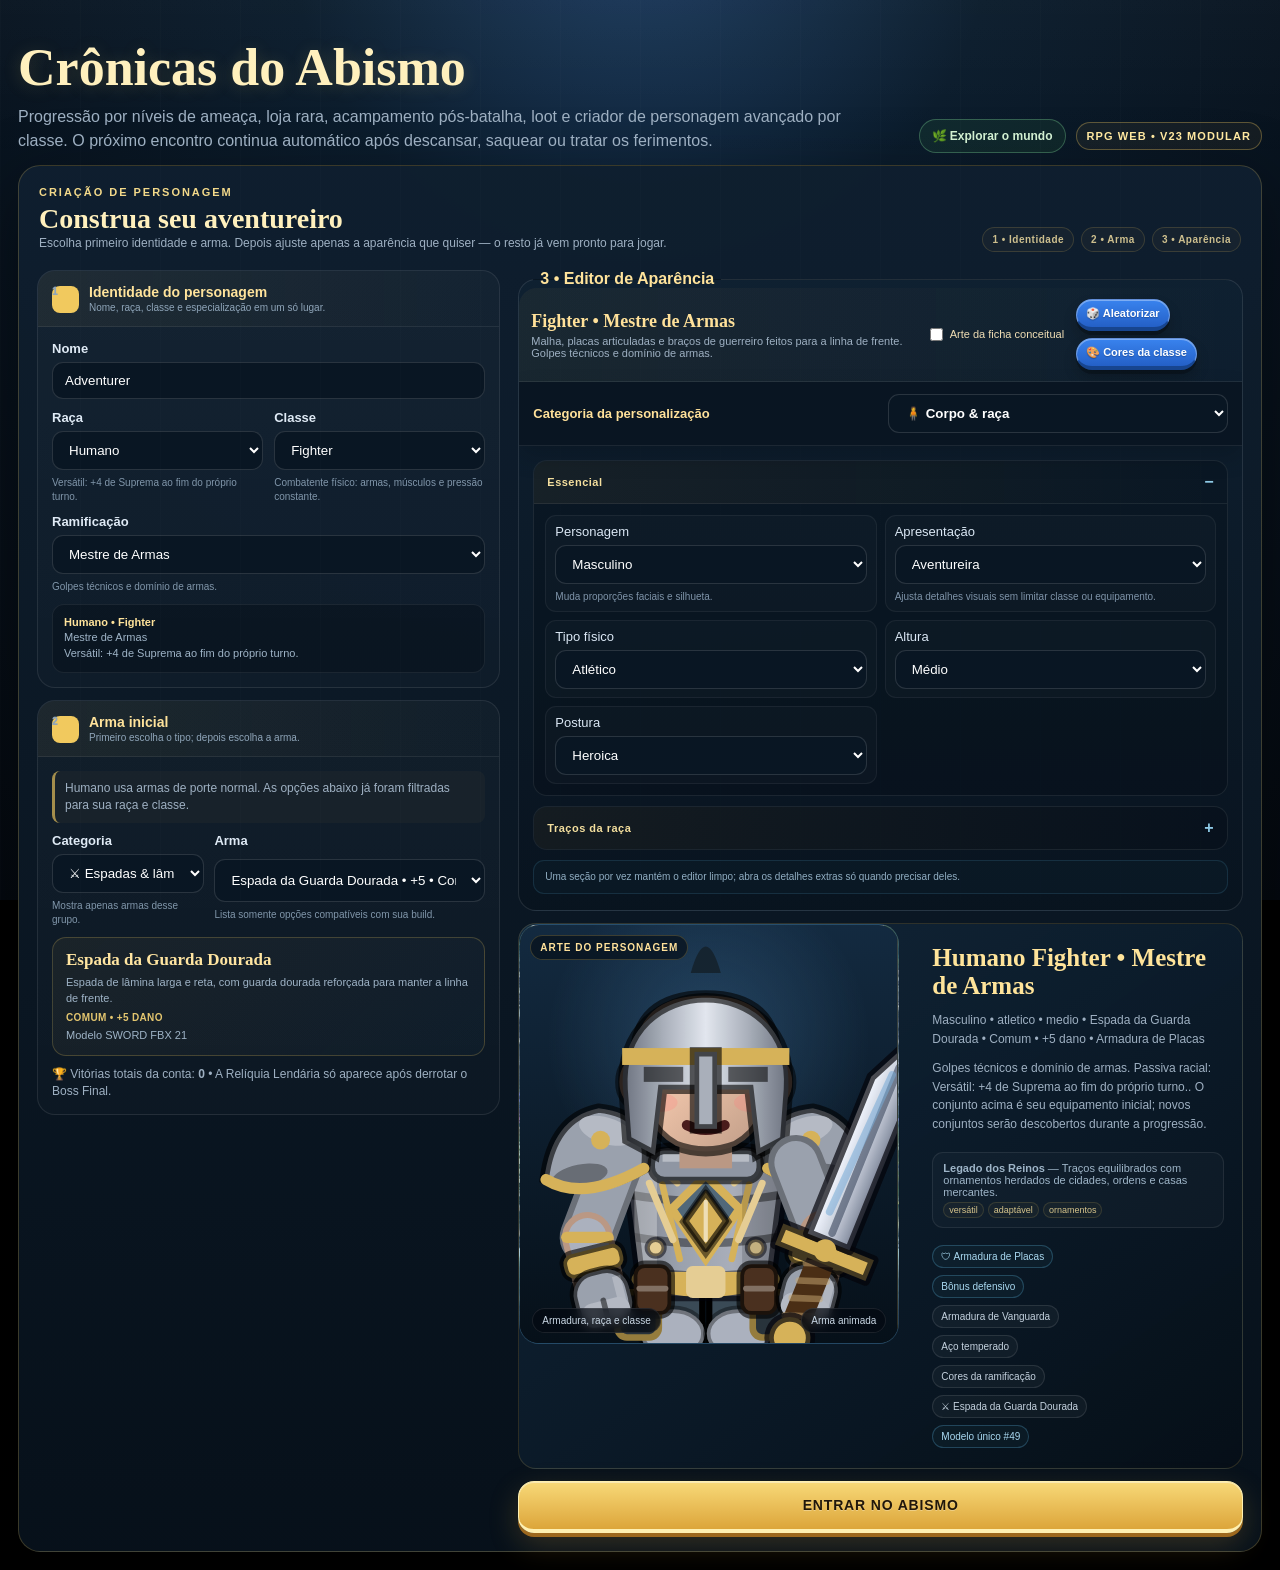
<file: index.html>
<!-- Crônicas do Abismo — v23 Modular | HTML + CSS + JavaScript | Desenvolvido por Vitor -->
<!DOCTYPE html>
<html lang="pt-BR">
<head>
<meta charset="UTF-8" />
<meta name="viewport" content="width=device-width, initial-scale=1.0" />
<title>Crônicas do Abismo — v23 Modular</title>
<link rel="stylesheet" href="css/style.css">
</head>
<body>
<div class="container">
<header class="hero-header">
  <div><h1>Crônicas do Abismo</h1><p>Progressão por níveis de ameaça, loja rara, acampamento pós-batalha, loot e criador de personagem avançado por classe. O próximo encontro continua automático após descansar, saquear ou tratar os ferimentos.</p></div>
  <div class="header-links"><a class="world-mode-link" href="open-world.html">🌿 Explorar o mundo</a><span class="badge">RPG WEB • v23 MODULAR</span></div>
</header>

<section id="createScreen" class="card creator">
  <div class="creator-intro"><div><p class="eyebrow">CRIAÇÃO DE PERSONAGEM</p><h2 style="margin:0">Construa seu aventureiro</h2><div class="small">Escolha primeiro identidade e arma. Depois ajuste apenas a aparência que quiser — o resto já vem pronto para jogar.</div></div><div class="creator-progress"><span class="creator-step-pill">1 • Identidade</span><span class="creator-step-pill">2 • Arma</span><span class="creator-step-pill">3 • Aparência</span></div></div>
  <div class="creator-grid">
    <div class="creator-col">
      <section class="creator-section-card">
        <div class="creator-section-head"><span class="creator-section-number">1</span><div><b>Identidade do personagem</b><span>Nome, raça, classe e especialização em um só lugar.</span></div></div>
        <div class="creator-section-body">
          <div class="creator-form-grid">
            <label class="wide">Nome<input id="heroName" maxlength="28" value="Adventurer" placeholder="Nome do personagem"></label>
            <label>Raça<select id="raceSelect"></select><span id="raceSelectHelp">Escolha sua origem.</span></label>
            <label>Classe<select id="classSelect"></select><span id="classSelectHelp">Define estilo de combate e equipamento.</span></label>
            <label class="wide">Ramificação<select id="branchSelect"></select><span id="branchSelectHelp">Especialização da classe selecionada.</span></label>
          </div>
          <div id="identitySummary" class="selection-summary"></div>
          <div id="raceChoices" class="compat-choice-store"></div>
          <div id="classChoices" class="compat-choice-store"></div>
          <div id="branchChoices" class="compat-choice-store"></div>
        </div>
      </section>
      <section class="creator-section-card">
        <div class="creator-section-head"><span class="creator-section-number">2</span><div><b>Arma inicial</b><span>Primeiro escolha o tipo; depois escolha a arma.</span></div></div>
        <div class="creator-section-body">
          <div id="weaponRule" class="small weapon-rule-compact" style="margin-bottom:10px"></div>
          <div class="weapon-picker-grid">
            <label>Categoria<select id="weaponCategorySelect"></select><span>Mostra apenas armas desse grupo.</span></label>
            <label>Arma<select id="weaponSelect"></select><span>Lista somente opções compatíveis com sua build.</span></label>
          </div>
          <div id="weaponSelectedCard" class="weapon-selected-card"></div>
          <div id="weaponChoices" class="creator-compat-inputs"></div>
          <div class="small" style="margin-top:10px">🏆 Vitórias totais da conta: <b id="creatorTotalWins">0</b> • A Relíquia Lendária só aparece após derrotar o Boss Final.</div>
        </div>
      </section>
    </div>
    <div class="creator-col creator-preview-area">
      <fieldset class="rpg-customizer"><legend>3 • Editor de Aparência</legend>
        <div class="customizer-head">
          <div class="class-identity"><strong id="classIdentityTitle">Identidade visual</strong><span id="classIdentityText">Equipamento e cores seguem a classe e a ramificação.</span></div>
          <label id="referenceArtChoice" class="reference-art-toggle" title="Mostra a ficha estática na prévia. Desative para animar o personagem; a batalha sempre usa animações."><input id="referenceArt" type="checkbox" checked> Arte da ficha conceitual</label>
          <div class="editor-actions"><button id="randomizeAppearance" type="button">🎲 Aleatorizar</button><button id="restoreClassPalette" type="button">🎨 Cores da classe</button></div>
        </div>
        <label class="editor-section-picker">Categoria da personalização<select id="editorSectionSelect"><option value="body">🧍 Corpo & raça</option><option value="face">🙂 Rosto</option><option value="hair">✂ Cabelo & acessórios</option><option value="gear">🛡 Equipamento</option><option value="colors">🎨 Cores & materiais</option></select></label>
        <div class="editor-panel active" data-editor-panel="body"><div class="custom-grid">
          <label>Personagem<select id="gender"><option value="masculino" selected>Masculino</option><option value="feminino">Feminino</option></select><span class="help">Muda proporções faciais e silhueta.</span></label>
          <label>Apresentação<select id="presentation"><option value="aventura" selected>Aventureira</option><option value="elegante">Elegante</option><option value="mistica">Mística</option><option value="guerreira">Guerreira</option></select><span class="help">Ajusta detalhes visuais sem limitar classe ou equipamento.</span></label>
          <label>Tipo físico<select id="bodyType"><option value="leve">Leve</option><option value="atletico" selected>Atlético</option><option value="robusto">Robusto</option></select></label>
          <label>Altura<select id="heightType"><option value="baixo">Baixo</option><option value="medio" selected>Médio</option><option value="alto">Alto</option></select></label>
          <label>Postura<select id="stance"><option value="heroica" selected>Heroica</option><option value="defensiva">Defensiva</option><option value="arcana">Arcana</option><option value="furtiva">Furtiva</option></select></label>
          <label>Cor racial / pele<select id="skinTone"></select><span class="help">As opções mudam automaticamente conforme a raça.</span></label>
          <label>Traço racial<select id="raceFeature"></select><span class="help">Chifres, presas, orelhas ou detalhes próprios da raça.</span></label>
          <label>Padrão racial<select id="racePattern"></select><span class="help">Marcas e padrões exclusivos da raça.</span></label>
          <label>Constituição visual<select id="buildDetail"><option value="limpa" selected>Natural</option><option value="cicatrizes">Cicatrizes de batalha</option><option value="runas">Runas corporais</option><option value="tatuagens">Tatuagens</option></select></label>
        </div></div>
        <div class="editor-panel" data-editor-panel="face"><div class="custom-grid">
          <label>Formato do rosto<select id="faceShape"><option value="oval" selected>Oval</option><option value="angular">Angular</option><option value="quadrado">Quadrado</option><option value="largo">Largo</option><option value="estreito">Estreito</option></select></label>
          <label>Olhos<select id="eyeShape"><option value="normal" selected>Normais</option><option value="afiados">Afiados</option><option value="suaves">Suaves</option><option value="estreitos">Estreitos</option></select></label>
          <label>Cor dos olhos<input id="eyeColor" type="color" value="#bcecff"></label>
          <label>Sobrancelhas<select id="browStyle"><option value="retas">Retas</option><option value="arqueadas">Arqueadas</option><option value="fortes" selected>Fortes</option><option value="finas">Finas</option></select></label>
          <label>Nariz<select id="noseStyle"><option value="curto">Curto</option><option value="reto" selected>Reto</option><option value="largo">Largo</option><option value="aquilino">Aquilino</option></select></label>
          <label>Boca<select id="mouthStyle"><option value="neutra" selected>Neutra</option><option value="seria">Séria</option><option value="sorriso">Leve sorriso</option><option value="cicatriz">Cicatriz no lábio</option></select></label>
          <label>Marca facial<select id="marking"><option value="nenhuma">Nenhuma</option><option value="cicatriz">Cicatriz</option><option value="runa">Runa</option><option value="pintura">Pintura de guerra</option><option value="tatuagem">Tatuagem</option><option value="queimadura">Marca de queimadura</option></select></label>
        </div></div>
        <div class="editor-panel" data-editor-panel="hair"><div class="custom-grid">
          <label>Cabelo<select id="hairStyle"><option value="curto" selected>Curto de aventureiro</option><option value="undercut">Undercut</option><option value="longo">Longo</option><option value="ondulado">Ondulado</option><option value="rabo">Rabo de cavalo</option><option value="mohawk">Moicano</option><option value="trancas">Tranças</option><option value="guerreiro">Trança de guerreiro</option><option value="careca">Careca</option></select></label>
          <label>Cor do cabelo<select id="hairColor"><option value="#111820">Preto carvão</option><option value="#3b281e">Castanho escuro</option><option value="#6b4530">Castanho</option><option value="#b58a52">Loiro escuro</option><option value="#d7c38e">Loiro claro</option><option value="#c8ced8">Prateado</option><option value="#7d2532">Ruivo</option><option value="#253f78">Azul arcano</option></select></label>
          <label>Barba / máscara<select id="beard"><option value="nenhuma">Nenhuma</option><option value="porfazer">Barba por fazer</option><option value="curta">Barba curta</option><option value="longa">Barba longa</option><option value="trancada">Barba trançada</option><option value="mascara">Máscara</option></select></label>
          <label>Acessório de cabeça<select id="accessory"><option value="nenhum">Nenhum</option><option value="capuz">Capuz</option><option value="coroa">Diadema</option><option value="bandana">Bandana</option><option value="oculos">Visor</option><option value="tiara">Tiara rúnica</option><option value="meiaMascara">Meia máscara</option></select></label>
        </div></div>
        <div class="editor-panel" data-editor-panel="gear"><div class="custom-grid">
          <label>Elmo<select id="helmet"><option value="nao">Sem elmo</option><option value="sim" selected>Com elmo</option></select><span class="help">Combina com a armadura e preserva chifres e orelhas. O cabelo e o acessório ficam guardados enquanto o elmo está equipado.</span></label>
          <label>Conjunto inicial<select id="armorSet" disabled></select><span class="help">Você começa somente com este conjunto. Outros conjuntos ficam bloqueados até serem encontrados durante a progressão.</span></label><label>Estilo visual<select id="armorStyle"></select><span class="help">Ajusta a linguagem visual sem trocar o conjunto nem seus bônus.</span></label>
          <label>Ombreiras<select id="shoulders"><option value="nenhuma">Sem ombreiras</option><option value="leves">Leves</option><option value="medias" selected>Médias</option><option value="pesadas">Pesadas</option><option value="assimetrica">Assimétrica</option></select></label>
          <label>Capa / manto<select id="cape"><option value="nao">Sem capa</option><option value="ombro">Manto de um ombro</option><option value="curta">Capa curta</option><option value="longa">Capa longa</option><option value="rasgada">Capa desgastada</option></select></label>
          <label>Luvas<select id="gloves"><option value="simples">Luvas simples</option><option value="manoplas" selected>Manoplas</option><option value="couro">Couro reforçado</option><option value="runicas">Luvas rúnicas</option><option value="sem">Sem luvas</option></select></label>
          <label>Botas<select id="boots"><option value="aventureiro" selected>Botas de aventureiro</option><option value="placas">Grevas de placas</option><option value="leves">Botas leves</option><option value="rituais">Botas rituais</option></select></label>
          <label>Detalhe do peito<select id="chestDetail"><option value="emblema" selected>Emblema da classe</option><option value="runas">Runas</option><option value="faixas">Faixas / correias</option><option value="gemas">Gemas</option><option value="nenhum">Sem detalhe</option></select></label>
          <details class="advanced-options"><summary>Modelos 3D avançados (opcional)</summary><div class="custom-grid">
          <label>Modelo de espada<select id="swordModel"><option value="auto" selected>Automático pelo item</option><option value="2">Espada FBX 02</option><option value="3">Espada FBX 03</option><option value="4">Espada FBX 04</option><option value="5">Espada FBX 05</option><option value="6">Espada FBX 06</option><option value="7">Espada FBX 07</option><option value="8">Espada FBX 08</option><option value="9">Espada FBX 09</option><option value="13">Espada FBX 13</option><option value="14">Espada FBX 14</option><option value="15">Espada FBX 15</option><option value="16">Espada FBX 16</option><option value="17">Espada FBX 17</option><option value="18">Espada FBX 18</option><option value="19">Espada FBX 19</option><option value="20">Espada FBX 20</option><option value="21">Espada FBX 21</option><option value="22">Espada FBX 22</option><option value="23">Espada FBX 23</option></select><span class="help">Usa os modelos FBX enviados para espadas, lâminas, montantes e gládios. Outras armas ignoram esta opção.</span></label>
          <label>Modelo de escudo<select id="shieldModel"><option value="auto" selected>Automático pelo item</option><option value="1">Escudo FBX 01</option><option value="2">Escudo FBX 02</option><option value="3">Escudo FBX 03</option><option value="4">Escudo FBX 04</option><option value="5">Escudo FBX 05</option><option value="6">Escudo FBX 06</option><option value="7">Escudo FBX 07</option><option value="8">Escudo FBX 08</option><option value="9">Escudo FBX 09</option><option value="10">Escudo FBX 10</option><option value="11">Escudo FBX 11</option><option value="12">Escudo FBX 12</option><option value="13">Escudo FBX 13</option><option value="14">Escudo FBX 14</option><option value="15">Escudo FBX 15</option><option value="16">Escudo FBX 16</option><option value="17">Escudo FBX 17</option><option value="18">Escudo FBX 18</option><option value="19">Escudo FBX 19</option><option value="20">Escudo FBX 20</option></select><span class="help">Usa os modelos FBX enviados para os escudos do Tanke e para escudos lendários. Outras armas ignoram esta opção.</span></label>
          <label>Modelo de martelo / maça<select id="hammerModel"><option value="auto" selected>Automático pelo item</option><option value="1">Martelo/Maça FBX 01</option><option value="2">Martelo/Maça FBX 02</option><option value="3">Martelo/Maça FBX 03</option><option value="4">Martelo/Maça FBX 04</option><option value="5">Martelo/Maça FBX 05</option><option value="6">Martelo/Maça FBX 06</option><option value="7">Martelo/Maça FBX 07</option><option value="8">Martelo/Maça FBX 08</option><option value="9">Martelo/Maça FBX 09</option><option value="10">Martelo/Maça FBX 10</option><option value="11">Martelo/Maça FBX 11</option><option value="12">Martelo/Maça FBX 12</option><option value="13">Martelo/Maça FBX 13</option><option value="14">Martelo/Maça FBX 14</option><option value="15">Martelo/Maça FBX 15</option><option value="16">Martelo/Maça FBX 16</option><option value="20">Martelo/Maça FBX 20</option></select><span class="help">Usa os modelos FBX enviados para martelos, malhos e maças. No modo automático, cada arma recebe um modelo que combina com sua descrição.</span></label>
          </div></details>
        </div></div>
        <div class="editor-panel" data-editor-panel="colors">
          <div class="custom-grid">
            <label>Paleta<select id="palettePreset"><option value="branch" selected>Fiel à ramificação</option><option value="class">Clássica da classe</option><option value="veteran">Veterano / desgastado</option><option value="custom">Personalizada</option></select></label>
            <label>Material principal<select id="material"><option value="aco" selected>Aço temperado</option><option value="acoNegro">Aço negro</option><option value="couro">Couro trabalhado</option><option value="tecido">Tecido reforçado</option><option value="arcano">Liga arcana</option><option value="dourado">Metal dourado</option></select></label>
            <label>Cor principal<input id="armorColor" type="color" value="#596d7c"></label>
            <label>Cor secundária<input id="secondaryColor" type="color" value="#1c2a36"></label>
            <label>Detalhes / tecido<input id="accentColor" type="color" value="#d8b75f"></label>
            <label>Metal<input id="metalColor" type="color" value="#c4d0da"></label>
            <label>Aura / magia<input id="auraColor" type="color" value="#73aee0"></label>
          </div>
          <div id="paletteStrip" class="palette-strip"></div>
          <div id="materialNote" class="material-note">As armaduras combinam silhuetas de placa, couro, cota e tecido com ombreiras, emblemas, capas e cores próprias para cada personagem.</div>
        </div>
      </fieldset>
      <div class="preview rpg-preview"><div id="creator3DWrap" class="creator-3d-wrap"><div class="preview-3d-badge">ARTE DO PERSONAGEM</div><div id="creator3D"></div><div id="creatorFallback" class="character-frame"></div><div class="preview-3d-ui"><span>Armadura, raça e classe</span><span>Arma animada</span></div></div><div class="preview-info"><strong id="previewTitle"></strong><div id="previewMeta" class="preview-line"></div><div id="previewDetail" class="preview-line"></div><div id="raceAppearanceNote" class="race-note"></div><div id="appearanceSummary" class="appearance-summary"></div></div></div>
      <button id="startBtn" class="primary">ENTRAR NO ABISMO</button>
    </div>
  </div>
</section>

<section id="gameScreen" class="card game hidden">
  <div class="hud">
    <div class="hud-card">
      <div class="hud-head"><div><h3 id="heroTitle"></h3><div id="heroMeta" class="hud-meta"></div></div><div class="hud-badges"><span id="levelBadge" class="badge"></span><span id="xpBadge" class="badge"></span><span id="coinsBadge" class="badge"></span><span id="winsBadge" class="badge"></span><span id="totalWinsBadge" class="badge"></span></div></div>
    </div>
    <div class="hud-card">
      <div class="hud-head"><div><h3 id="enemyTitle"></h3><div id="enemyMeta" class="hud-meta"></div></div><div class="hud-badges"><span id="tierBadge" class="badge"></span><span id="turnBadge" class="badge"></span></div></div>
    </div>
  </div>

  <div id="battleScene" class="battle-scene">
    <div id="fxLayer" class="fx-layer"></div>
    <div id="bossTaunt" class="boss-taunt" role="status" aria-live="assertive"></div>
    <div id="gameOverOverlay" class="game-over-overlay" aria-live="assertive"><strong>GAME OVER</strong><span>Retornando à criação de personagem…</span></div>
    <div id="heroCombatant" class="combatant"><div id="heroFrame" class="character-frame battle-char model-stage"><div id="hero3D" class="battle-model3d"></div><div id="hero3DFallback" class="battle-model-fallback"></div></div><div class="status-side"><div class="nameplate"><strong id="sceneHeroName"></strong><span id="sceneHeroMeta"></span></div><div class="bar hp"><i id="hpMiniFill"></i><b id="hpMiniText"></b></div><div class="bar mana"><i id="manaMiniFill"></i><b id="manaMiniText"></b></div><div class="bar stam"><i id="stamMiniFill"></i><b id="stamMiniText"></b></div><div class="bar ult"><i id="ultMiniFill"></i><b id="ultMiniText"></b></div><div id="heroGear" class="gearline"></div></div></div>
    <div class="vs">⚔</div>
    <div id="enemyCombatant" class="combatant"><div id="enemyFrame" class="character-frame battle-char model-stage"><div id="enemy3D" class="battle-model3d"></div><div id="enemy3DFallback" class="battle-model-fallback"></div></div><div class="status-side"><div class="nameplate"><strong id="sceneEnemyName"></strong><span id="sceneEnemyMeta"></span></div><div class="bar hp"><i id="enemyMiniFill"></i><b id="enemyMiniText"></b></div><div id="enemyLore" class="gearline"></div></div></div>
  </div>

  <div class="actions">
    <button id="basicAttackBtn" data-act="basic">Ataque Básico<span class="action-sub">8 stamina</span></button>
    <button id="skill1Btn" data-act="skill1"></button>
    <button id="skill2Btn" data-act="skill2"></button>
    <button id="weaponSkillBtn" data-act="weaponSkill" class="hidden"></button>
    <button id="ultBtn" data-act="ultimate"></button>
    <button id="raceUltBtn" data-act="raceUltimate"></button>
    <button data-act="dodge">Esquiva<span class="action-sub">8 stamina</span></button>
    <button data-act="breathe">Respirar<span class="action-sub">recupera mana e stamina • inimigo reage</span></button>
    <button data-act="inventory">Inventário<span class="action-sub">equipar / poções</span></button>
  </div>

  <div class="panels">
    <div class="card panel"><p class="eyebrow">REGISTRO DE COMBATE</p><div id="combatLog" class="log"></div></div>
    <div class="card panel"><p class="eyebrow">DADOS DO DESTINO</p><div id="diceGrid" class="dice-grid"></div><details class="beginner"><summary>Sou iniciante — como funcionam os dados?</summary><div class="guide-grid"><div><p><b>D20</b> decide se um ataque acerta.</p><ul><li>1 = falha crítica.</li><li>20 = crítico.</li><li>O resultado recebe bônus de atributo.</li></ul></div><div><p>Usamos apenas <b>um D20</b>.</p><ul><li>O ataque rola automaticamente: D20 + atributo.</li><li>O mesmo resultado ajusta o dano, sem outro dado.</li><li>20 natural: acerto crítico com 50% mais dano.</li><li>Curas e proteções usam valores fixos.</li></ul></div></div></details></div>
  </div>
  <div class="game-footer"><div><div id="progressHint" class="small"></div><div class="auto-next-note small">Após vencer, escolha uma ação no acampamento. O próximo inimigo aparece automaticamente.</div></div><div style="display:flex;gap:8px;flex-wrap:wrap"><button id="adminBtn" class="danger" type="button">🛠 Modo Admin</button><button id="restartBtn" type="button">Recriar personagem</button></div></div>
</section>
</div>

<dialog id="inventoryDialog"><div class="card modal-card"><div class="modal-top"><div><p class="eyebrow">INVENTÁRIO</p><h2 style="margin:0">Equipamentos & Consumíveis</h2></div><button id="closeInventory">Fechar</button></div><div class="modal-grid"><div class="modal-col"><div id="inventoryStats" class="box"></div><div class="box"><h3>Poções</h3><div id="inventoryPotions" class="potion-grid"></div></div></div><div class="modal-col"><div class="box"><h3>Equipado</h3><div id="inventoryEquipped"></div></div><div class="box"><h3>Armas</h3><div id="inventoryWeapons" class="item-grid"></div></div><div class="box"><h3>Armaduras</h3><div id="inventoryArmors" class="item-grid"></div></div></div></div></div></dialog>

<dialog id="shopDialog"><div class="card modal-card"><div class="modal-top"><div><p class="eyebrow">MERCADOR ERRANTE</p><h2 style="margin:0">Loja do Abismo</h2></div><button id="closeShop">Sair da loja</button></div><div class="merchant-showcase"><div id="merchant3D" aria-label="Arte do Mercador Errante"></div><div><h3>Rath, o Mercador Errante</h3><p>Um colecionador de relíquias que atravessa o Abismo com sua mochila de couro, lanterna rúnica e mercadorias pouco convencionais.</p></div></div><div class="store-banner"><b>Esta loja não aparece sempre.</b><div class="small">O mercador volta depois de um intervalo aleatório de vitórias. Seu ouro permanece entre batalhas.</div></div><div class="hud-head" style="margin-bottom:12px"><div class="coin" id="shopCoins"></div><div class="small" id="shopLevel"></div></div><div id="shopGrid" class="shop-grid"></div></div></dialog>

<dialog id="campDialog"><div class="card camp-card"><div><p class="eyebrow">ENTRE UMA BATALHA E OUTRA</p><h2 style="margin:0 0 6px">Acampamento</h2><div id="campSummary" class="small"></div></div><div class="camp-intro"><b>Escolha somente uma ação.</b><div class="small">Depois dela, o próximo encontro começa automaticamente. Se o Mercador Errante estiver programado para aparecer, ele surge antes da próxima batalha.</div></div><div class="camp-options"><button class="camp-option" data-camp="rest"><strong>🔥 Descansar</strong><span>Recupera um pouco de vida e bastante mana/stamina. É a opção mais equilibrada.</span><em>+25% HP • +55% mana • +55% stamina</em></button><button class="camp-option" data-camp="loot"><strong>🎒 Lootear</strong><span>Vasculha a área em busca de moedas, poções ou, raramente, equipamento compatível.</span><em>Sem recuperação de recursos</em></button><button class="camp-option" data-camp="heal"><strong>❤ Tratar ferimentos</strong><span>Prioriza a recuperação física antes de seguir viagem.</span><em>+55% HP • pequena recuperação de recursos</em></button></div></div></dialog>
<dialog id="levelUpDialog"><div class="card camp-card level-up-card"><p class="eyebrow">PROGRESSÃO</p><h2 style="margin:0 0 6px">Level up!</h2><div id="levelUpSummary" class="camp-intro"></div><div id="ultChoicePanel" class="ult-choice-panel"><b>Escolha sua Suprema</b><span>A primeira evolução libera uma única Suprema: a técnica da classe ou o poder ancestral da raça.</span><div><button type="button" data-ult-choice="class"></button><button type="button" data-ult-choice="race"></button></div></div><div class="attribute-points"><div><b>Vida</b><span id="lifePointsPreview"></span><button type="button" data-level-stat="life">+ Vida</button></div><div><b>Mana</b><span id="manaPointsPreview"></span><button type="button" data-level-stat="mana">+ Mana</button></div><div><b>Stamina</b><span id="staminaPointsPreview"></span><button type="button" data-level-stat="stamina">+ Stamina</button></div><div><b>Dano básico</b><span id="damagePointsPreview"></span><button type="button" data-level-stat="damage">+ Dano</button></div></div><button id="confirmLevelUp" class="primary" type="button" disabled>Aplicar pontos</button></div></dialog>

<dialog id="bossVictoryDialog"><div class="card victory-card"><p class="eyebrow">O TRONO DAS CINZAS CAIU</p><h2>VITÓRIA!</h2><div class="victory-sub">O Boss Final foi derrotado. Um dado de seis faces decidirá qual Relíquia Elemental Lendária desperta para sua conta.</div><div class="legendary-roller"><div id="legendaryD6" class="legendary-d6">?</div><div id="legendaryRollText" class="small">Rolando o D6...</div></div><div id="legendaryResult" class="legendary-result"><strong>Aguardando o resultado…</strong><span>O destino ainda não escolheu sua arma.</span></div><div id="legendaryDieList" class="legendary-die-list"></div><div id="legendaryReturnText" class="small" style="margin-top:12px">Voltando ao menu de criação…</div></div></dialog>
<dialog id="adminDialog"><div class="card camp-card"><div class="modal-top"><div><p class="eyebrow">MODO ADMINISTRADOR</p><h2 style="margin:0">Ferramentas de teste</h2></div><button id="closeAdmin">Fechar</button></div><div class="camp-intro"><b>Somente para testar a progressão.</b><div class="small">Essas ferramentas alteram a batalha atual sem representar o fluxo normal da campanha.</div></div><div class="camp-options"><button class="camp-option" data-admin="boss" type="button"><strong>👹 Ir ao mundo aberto</strong><span>O Oni e os grandes encontros agora vivem na exploração do mundo.</span><em>Enfrente o Oni depois de purificar as masmorras</em></button><button class="camp-option admin-glow" data-admin="kill" type="button"><strong>🌿 Abrir a exploração</strong><span>Leva você ao modo aberto, onde o Oni pode ser encontrado.</span><em>O Oni não aparece mais no combate por turnos</em></button></div><div class="small" style="margin-top:10px">Use qualquer opção para ir ao mundo aberto e enfrentar o Oni na campanha de exploração.</div></div></dialog>
<dialog id="pathDialog"><div class="card camp-card"><p class="eyebrow">ENCRUZILHADA • PRÓXIMA RODADA</p><h2 style="margin:0 0 6px">Escolha um caminho</h2><div id="pathIntro" class="camp-intro">Em cada sala, um caminho pode revelar um baú, um Mímico miniboss ou um encontro.</div><div class="camp-options"><button class="camp-option" onclick="choosePath('left')"><strong id="leftPathTitle">← Esquerda</strong><span id="leftPathText">Uma passagem fria entre ruínas.</span></button><button class="camp-option" onclick="choosePath('right')"><strong id="rightPathTitle">Direita →</strong><span id="rightPathText">Uma luz incerta atravessa a porta.</span></button></div></div></dialog>

<!-- Three.js r160, MIT license; embedded for offline play. -->
<script src="js/character-art.js"></script>
<script src="js/reference-character-art.js"></script>
<script src="js/partial-catalog.js"></script>
<script src="js/reference-roster.js"></script>
<script src="js/enemy-art.js"></script>
<script src="js/vendor/three.min.js"></script>
<script src="js/game.js"></script>
</body>
</html>
</file>
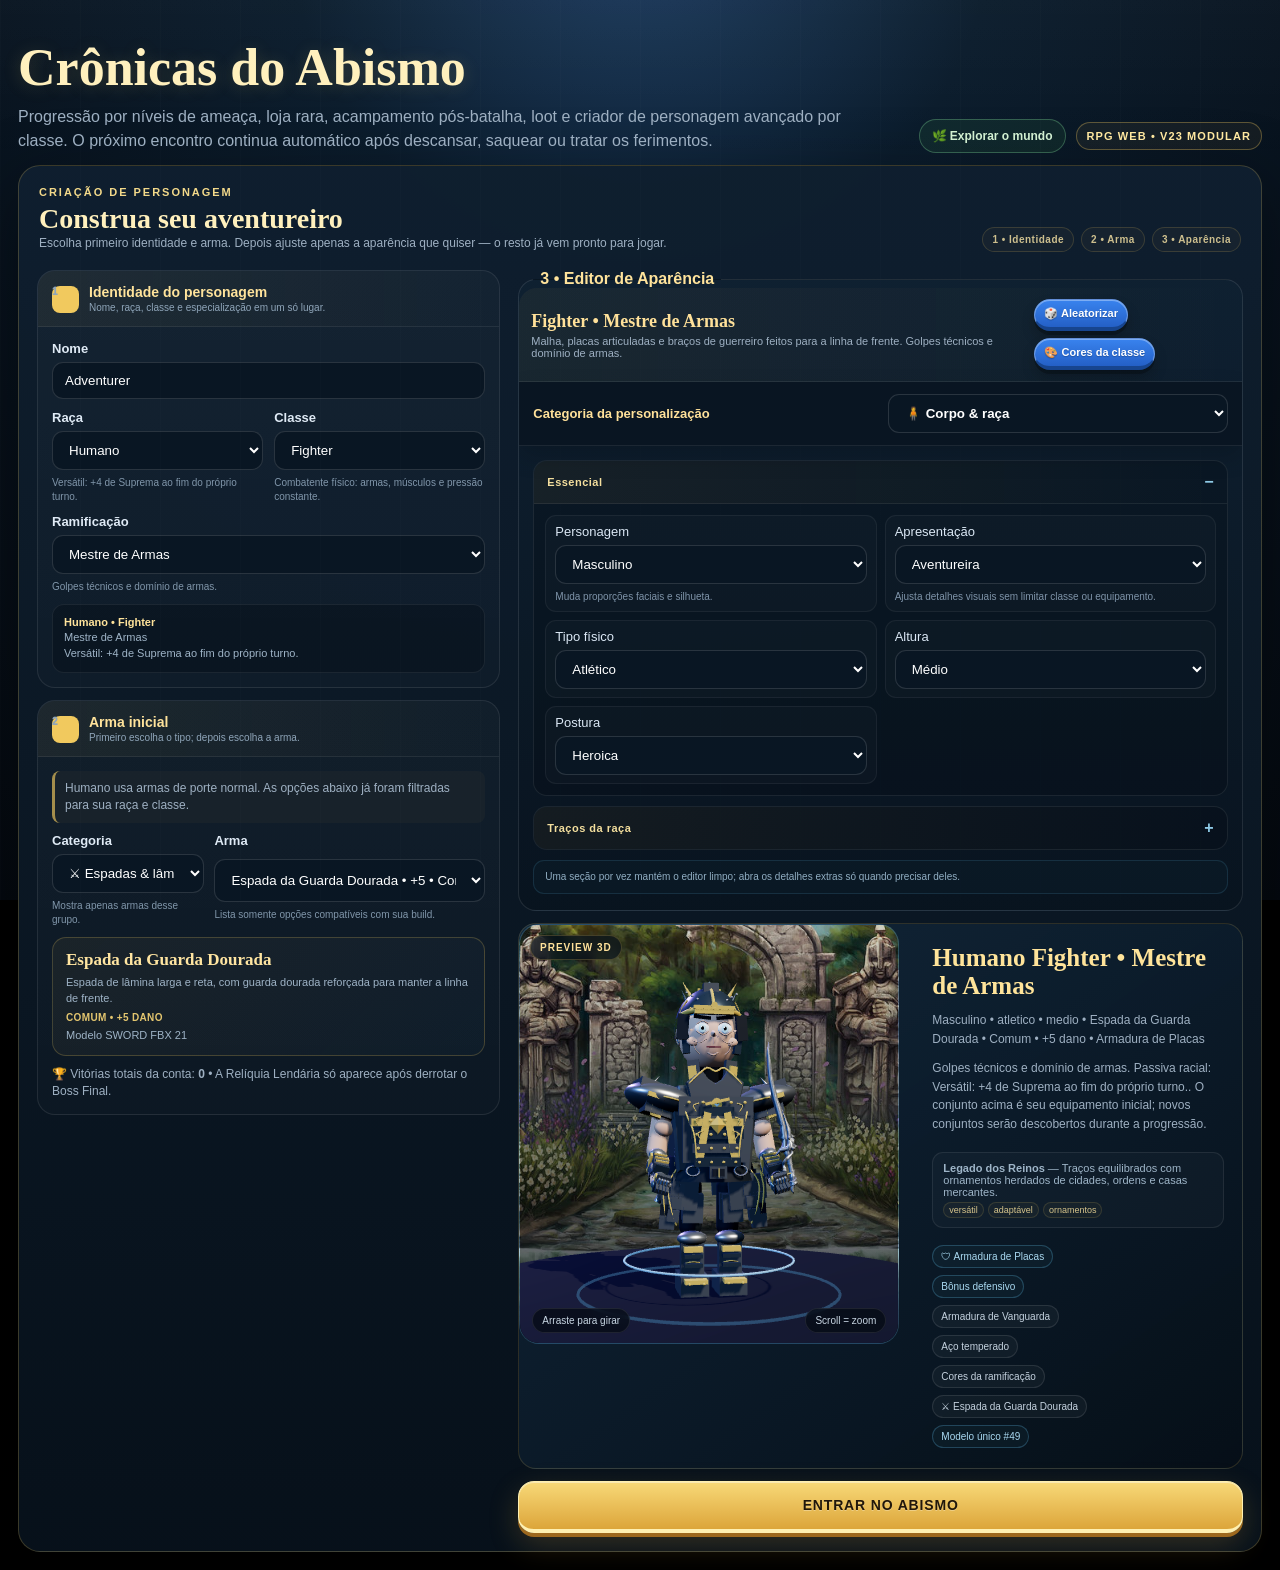
<file: Cronicas do abismo/index.html>
<!-- Crônicas do Abismo — v23 Modular | HTML + CSS + JavaScript | Desenvolvido por Vitor -->
<!DOCTYPE html>
<html lang="pt-BR">
<head>
<meta charset="UTF-8" />
<meta name="viewport" content="width=device-width, initial-scale=1.0" />
<title>Crônicas do Abismo — v23 Modular</title>
<link rel="stylesheet" href="css/style.css">
</head>
<body>
<div class="container">
<header class="hero-header">
  <div><h1>Crônicas do Abismo</h1><p>Progressão por níveis de ameaça, loja rara, acampamento pós-batalha, loot e criador de personagem avançado por classe. O próximo encontro continua automático após descansar, saquear ou tratar os ferimentos.</p></div>
  <div class="header-links"><a class="world-mode-link" href="open-world.html">🌿 Explorar o mundo</a><span class="badge">RPG WEB • v23 MODULAR</span></div>
</header>

<section id="createScreen" class="card creator">
  <div class="creator-intro"><div><p class="eyebrow">CRIAÇÃO DE PERSONAGEM</p><h2 style="margin:0">Construa seu aventureiro</h2><div class="small">Escolha primeiro identidade e arma. Depois ajuste apenas a aparência que quiser — o resto já vem pronto para jogar.</div></div><div class="creator-progress"><span class="creator-step-pill">1 • Identidade</span><span class="creator-step-pill">2 • Arma</span><span class="creator-step-pill">3 • Aparência</span></div></div>
  <div class="creator-grid">
    <div class="creator-col">
      <section class="creator-section-card">
        <div class="creator-section-head"><span class="creator-section-number">1</span><div><b>Identidade do personagem</b><span>Nome, raça, classe e especialização em um só lugar.</span></div></div>
        <div class="creator-section-body">
          <div class="creator-form-grid">
            <label class="wide">Nome<input id="heroName" maxlength="28" value="Adventurer" placeholder="Nome do personagem"></label>
            <label>Raça<select id="raceSelect"></select><span id="raceSelectHelp">Escolha sua origem.</span></label>
            <label>Classe<select id="classSelect"></select><span id="classSelectHelp">Define estilo de combate e equipamento.</span></label>
            <label class="wide">Ramificação<select id="branchSelect"></select><span id="branchSelectHelp">Especialização da classe selecionada.</span></label>
          </div>
          <div id="identitySummary" class="selection-summary"></div>
          <div id="raceChoices" class="compat-choice-store"></div>
          <div id="classChoices" class="compat-choice-store"></div>
          <div id="branchChoices" class="compat-choice-store"></div>
        </div>
      </section>
      <section class="creator-section-card">
        <div class="creator-section-head"><span class="creator-section-number">2</span><div><b>Arma inicial</b><span>Primeiro escolha o tipo; depois escolha a arma.</span></div></div>
        <div class="creator-section-body">
          <div id="weaponRule" class="small weapon-rule-compact" style="margin-bottom:10px"></div>
          <div class="weapon-picker-grid">
            <label>Categoria<select id="weaponCategorySelect"></select><span>Mostra apenas armas desse grupo.</span></label>
            <label>Arma<select id="weaponSelect"></select><span>Lista somente opções compatíveis com sua build.</span></label>
          </div>
          <div id="weaponSelectedCard" class="weapon-selected-card"></div>
          <div id="weaponChoices" class="creator-compat-inputs"></div>
          <div class="small" style="margin-top:10px">🏆 Vitórias totais da conta: <b id="creatorTotalWins">0</b> • A Relíquia Lendária só aparece após derrotar o Boss Final.</div>
        </div>
      </section>
    </div>
    <div class="creator-col creator-preview-area">
      <fieldset class="rpg-customizer"><legend>3 • Editor de Aparência</legend>
        <div class="customizer-head">
          <div class="class-identity"><strong id="classIdentityTitle">Identidade visual</strong><span id="classIdentityText">Equipamento e cores seguem a classe e a ramificação.</span></div>
          <div class="editor-actions"><button id="randomizeAppearance" type="button">🎲 Aleatorizar</button><button id="restoreClassPalette" type="button">🎨 Cores da classe</button></div>
        </div>
        <label class="editor-section-picker">Categoria da personalização<select id="editorSectionSelect"><option value="body">🧍 Corpo & raça</option><option value="face">🙂 Rosto</option><option value="hair">✂ Cabelo & acessórios</option><option value="gear">🛡 Equipamento</option><option value="colors">🎨 Cores & materiais</option></select></label>
        <div class="editor-panel active" data-editor-panel="body"><div class="custom-grid">
          <label>Personagem<select id="gender"><option value="masculino" selected>Masculino</option><option value="feminino">Feminino</option></select><span class="help">Muda proporções faciais e silhueta.</span></label>
          <label>Apresentação<select id="presentation"><option value="aventura" selected>Aventureira</option><option value="elegante">Elegante</option><option value="mistica">Mística</option><option value="guerreira">Guerreira</option></select><span class="help">Ajusta detalhes visuais sem limitar classe ou equipamento.</span></label>
          <label>Tipo físico<select id="bodyType"><option value="leve">Leve</option><option value="atletico" selected>Atlético</option><option value="robusto">Robusto</option></select></label>
          <label>Altura<select id="heightType"><option value="baixo">Baixo</option><option value="medio" selected>Médio</option><option value="alto">Alto</option></select></label>
          <label>Postura<select id="stance"><option value="heroica" selected>Heroica</option><option value="defensiva">Defensiva</option><option value="arcana">Arcana</option><option value="furtiva">Furtiva</option></select></label>
          <label>Cor racial / pele<select id="skinTone"></select><span class="help">As opções mudam automaticamente conforme a raça.</span></label>
          <label>Traço racial<select id="raceFeature"></select><span class="help">Chifres, presas, orelhas ou detalhes próprios da raça.</span></label>
          <label>Padrão racial<select id="racePattern"></select><span class="help">Marcas e padrões exclusivos da raça.</span></label>
          <label>Constituição visual<select id="buildDetail"><option value="limpa" selected>Natural</option><option value="cicatrizes">Cicatrizes de batalha</option><option value="runas">Runas corporais</option><option value="tatuagens">Tatuagens</option></select></label>
        </div></div>
        <div class="editor-panel" data-editor-panel="face"><div class="custom-grid">
          <label>Formato do rosto<select id="faceShape"><option value="oval" selected>Oval</option><option value="angular">Angular</option><option value="quadrado">Quadrado</option><option value="largo">Largo</option><option value="estreito">Estreito</option></select></label>
          <label>Olhos<select id="eyeShape"><option value="normal" selected>Normais</option><option value="afiados">Afiados</option><option value="suaves">Suaves</option><option value="estreitos">Estreitos</option></select></label>
          <label>Cor dos olhos<input id="eyeColor" type="color" value="#bcecff"></label>
          <label>Sobrancelhas<select id="browStyle"><option value="retas">Retas</option><option value="arqueadas">Arqueadas</option><option value="fortes" selected>Fortes</option><option value="finas">Finas</option></select></label>
          <label>Nariz<select id="noseStyle"><option value="curto">Curto</option><option value="reto" selected>Reto</option><option value="largo">Largo</option><option value="aquilino">Aquilino</option></select></label>
          <label>Boca<select id="mouthStyle"><option value="neutra" selected>Neutra</option><option value="seria">Séria</option><option value="sorriso">Leve sorriso</option><option value="cicatriz">Cicatriz no lábio</option></select></label>
          <label>Marca facial<select id="marking"><option value="nenhuma">Nenhuma</option><option value="cicatriz">Cicatriz</option><option value="runa">Runa</option><option value="pintura">Pintura de guerra</option><option value="tatuagem">Tatuagem</option><option value="queimadura">Marca de queimadura</option></select></label>
        </div></div>
        <div class="editor-panel" data-editor-panel="hair"><div class="custom-grid">
          <label>Cabelo<select id="hairStyle"><option value="curto" selected>Curto de aventureiro</option><option value="undercut">Undercut</option><option value="longo">Longo</option><option value="ondulado">Ondulado</option><option value="rabo">Rabo de cavalo</option><option value="mohawk">Moicano</option><option value="trancas">Tranças</option><option value="guerreiro">Trança de guerreiro</option><option value="careca">Careca</option></select></label>
          <label>Cor do cabelo<select id="hairColor"><option value="#111820">Preto carvão</option><option value="#3b281e">Castanho escuro</option><option value="#6b4530">Castanho</option><option value="#b58a52">Loiro escuro</option><option value="#d7c38e">Loiro claro</option><option value="#c8ced8">Prateado</option><option value="#7d2532">Ruivo</option><option value="#253f78">Azul arcano</option></select></label>
          <label>Barba / máscara<select id="beard"><option value="nenhuma">Nenhuma</option><option value="porfazer">Barba por fazer</option><option value="curta">Barba curta</option><option value="longa">Barba longa</option><option value="trancada">Barba trançada</option><option value="mascara">Máscara</option></select></label>
          <label>Acessório de cabeça<select id="accessory"><option value="nenhum">Nenhum</option><option value="capuz">Capuz</option><option value="coroa">Diadema</option><option value="bandana">Bandana</option><option value="oculos">Visor</option><option value="tiara">Tiara rúnica</option><option value="meiaMascara">Meia máscara</option></select></label>
        </div></div>
        <div class="editor-panel" data-editor-panel="gear"><div class="custom-grid">
          <label>Elmo<select id="helmet"><option value="nao">Sem elmo</option><option value="sim" selected>Com elmo</option></select><span class="help">Combina com a armadura e preserva chifres e orelhas. O cabelo e o acessório ficam guardados enquanto o elmo está equipado.</span></label>
          <label>Conjunto inicial<select id="armorSet" disabled></select><span class="help">Você começa somente com este conjunto. Outros conjuntos ficam bloqueados até serem encontrados durante a progressão.</span></label><label>Estilo visual<select id="armorStyle"></select><span class="help">Ajusta a linguagem visual sem trocar o conjunto nem seus bônus.</span></label>
          <label>Ombreiras<select id="shoulders"><option value="nenhuma">Sem ombreiras</option><option value="leves">Leves</option><option value="medias" selected>Médias</option><option value="pesadas">Pesadas</option><option value="assimetrica">Assimétrica</option></select></label>
          <label>Capa / manto<select id="cape"><option value="nao">Sem capa</option><option value="ombro">Manto de um ombro</option><option value="curta">Capa curta</option><option value="longa">Capa longa</option><option value="rasgada">Capa desgastada</option></select></label>
          <label>Luvas<select id="gloves"><option value="simples">Luvas simples</option><option value="manoplas" selected>Manoplas</option><option value="couro">Couro reforçado</option><option value="runicas">Luvas rúnicas</option><option value="sem">Sem luvas</option></select></label>
          <label>Botas<select id="boots"><option value="aventureiro" selected>Botas de aventureiro</option><option value="placas">Grevas de placas</option><option value="leves">Botas leves</option><option value="rituais">Botas rituais</option></select></label>
          <label>Detalhe do peito<select id="chestDetail"><option value="emblema" selected>Emblema da classe</option><option value="runas">Runas</option><option value="faixas">Faixas / correias</option><option value="gemas">Gemas</option><option value="nenhum">Sem detalhe</option></select></label>
          <details class="advanced-options"><summary>Modelos 3D avançados (opcional)</summary><div class="custom-grid">
          <label>Modelo de espada<select id="swordModel"><option value="auto" selected>Automático pelo item</option><option value="2">Espada FBX 02</option><option value="3">Espada FBX 03</option><option value="4">Espada FBX 04</option><option value="5">Espada FBX 05</option><option value="6">Espada FBX 06</option><option value="7">Espada FBX 07</option><option value="8">Espada FBX 08</option><option value="9">Espada FBX 09</option><option value="13">Espada FBX 13</option><option value="14">Espada FBX 14</option><option value="15">Espada FBX 15</option><option value="16">Espada FBX 16</option><option value="17">Espada FBX 17</option><option value="18">Espada FBX 18</option><option value="19">Espada FBX 19</option><option value="20">Espada FBX 20</option><option value="21">Espada FBX 21</option><option value="22">Espada FBX 22</option><option value="23">Espada FBX 23</option></select><span class="help">Usa os modelos FBX enviados para espadas, lâminas, montantes e gládios. Outras armas ignoram esta opção.</span></label>
          <label>Modelo de escudo<select id="shieldModel"><option value="auto" selected>Automático pelo item</option><option value="1">Escudo FBX 01</option><option value="2">Escudo FBX 02</option><option value="3">Escudo FBX 03</option><option value="4">Escudo FBX 04</option><option value="5">Escudo FBX 05</option><option value="6">Escudo FBX 06</option><option value="7">Escudo FBX 07</option><option value="8">Escudo FBX 08</option><option value="9">Escudo FBX 09</option><option value="10">Escudo FBX 10</option><option value="11">Escudo FBX 11</option><option value="12">Escudo FBX 12</option><option value="13">Escudo FBX 13</option><option value="14">Escudo FBX 14</option><option value="15">Escudo FBX 15</option><option value="16">Escudo FBX 16</option><option value="17">Escudo FBX 17</option><option value="18">Escudo FBX 18</option><option value="19">Escudo FBX 19</option><option value="20">Escudo FBX 20</option></select><span class="help">Usa os modelos FBX enviados para os escudos do Tanke e para escudos lendários. Outras armas ignoram esta opção.</span></label>
          <label>Modelo de martelo / maça<select id="hammerModel"><option value="auto" selected>Automático pelo item</option><option value="1">Martelo/Maça FBX 01</option><option value="2">Martelo/Maça FBX 02</option><option value="3">Martelo/Maça FBX 03</option><option value="4">Martelo/Maça FBX 04</option><option value="5">Martelo/Maça FBX 05</option><option value="6">Martelo/Maça FBX 06</option><option value="7">Martelo/Maça FBX 07</option><option value="8">Martelo/Maça FBX 08</option><option value="9">Martelo/Maça FBX 09</option><option value="10">Martelo/Maça FBX 10</option><option value="11">Martelo/Maça FBX 11</option><option value="12">Martelo/Maça FBX 12</option><option value="13">Martelo/Maça FBX 13</option><option value="14">Martelo/Maça FBX 14</option><option value="15">Martelo/Maça FBX 15</option><option value="16">Martelo/Maça FBX 16</option><option value="20">Martelo/Maça FBX 20</option></select><span class="help">Usa os modelos FBX enviados para martelos, malhos e maças. No modo automático, cada arma recebe um modelo que combina com sua descrição.</span></label>
          </div></details>
        </div></div>
        <div class="editor-panel" data-editor-panel="colors">
          <div class="custom-grid">
            <label>Paleta<select id="palettePreset"><option value="branch" selected>Fiel à ramificação</option><option value="class">Clássica da classe</option><option value="veteran">Veterano / desgastado</option><option value="custom">Personalizada</option></select></label>
            <label>Material principal<select id="material"><option value="aco" selected>Aço temperado</option><option value="acoNegro">Aço negro</option><option value="couro">Couro trabalhado</option><option value="tecido">Tecido reforçado</option><option value="arcano">Liga arcana</option><option value="dourado">Metal dourado</option></select></label>
            <label>Cor principal<input id="armorColor" type="color" value="#596d7c"></label>
            <label>Cor secundária<input id="secondaryColor" type="color" value="#1c2a36"></label>
            <label>Detalhes / tecido<input id="accentColor" type="color" value="#d8b75f"></label>
            <label>Metal<input id="metalColor" type="color" value="#c4d0da"></label>
            <label>Aura / magia<input id="auraColor" type="color" value="#73aee0"></label>
          </div>
          <div id="paletteStrip" class="palette-strip"></div>
          <div id="materialNote" class="material-note">As armaduras usam camadas 3D separadas para placas, peitoral, ombreiras, braçadeiras, manoplas, joelheiras e grevas; materiais e cores alteram cada camada.</div>
        </div>
      </fieldset>
      <div class="preview rpg-preview"><div id="creator3DWrap" class="creator-3d-wrap"><div class="preview-3d-badge">PREVIEW 3D</div><div id="creator3D"></div><div id="creatorFallback" class="character-frame"></div><div class="preview-3d-ui"><span>Arraste para girar</span><span>Scroll = zoom</span></div></div><div class="preview-info"><strong id="previewTitle"></strong><div id="previewMeta" class="preview-line"></div><div id="previewDetail" class="preview-line"></div><div id="raceAppearanceNote" class="race-note"></div><div id="appearanceSummary" class="appearance-summary"></div></div></div>
      <button id="startBtn" class="primary">ENTRAR NO ABISMO</button>
    </div>
  </div>
</section>

<section id="gameScreen" class="card game hidden">
  <div class="hud">
    <div class="hud-card">
      <div class="hud-head"><div><h3 id="heroTitle"></h3><div id="heroMeta" class="hud-meta"></div></div><div class="hud-badges"><span id="levelBadge" class="badge"></span><span id="xpBadge" class="badge"></span><span id="coinsBadge" class="badge"></span><span id="winsBadge" class="badge"></span><span id="totalWinsBadge" class="badge"></span></div></div>
    </div>
    <div class="hud-card">
      <div class="hud-head"><div><h3 id="enemyTitle"></h3><div id="enemyMeta" class="hud-meta"></div></div><div class="hud-badges"><span id="tierBadge" class="badge"></span><span id="turnBadge" class="badge"></span></div></div>
    </div>
  </div>

  <div id="battleScene" class="battle-scene">
    <div id="fxLayer" class="fx-layer"></div>
    <div id="bossTaunt" class="boss-taunt" role="status" aria-live="assertive"></div>
    <div id="gameOverOverlay" class="game-over-overlay" aria-live="assertive"><strong>GAME OVER</strong><span>Retornando à criação de personagem…</span></div>
    <div id="heroCombatant" class="combatant"><div id="heroFrame" class="character-frame battle-char model-stage"><div id="hero3D" class="battle-model3d"></div><div id="hero3DFallback" class="battle-model-fallback"></div></div><div class="status-side"><div class="nameplate"><strong id="sceneHeroName"></strong><span id="sceneHeroMeta"></span></div><div class="bar hp"><i id="hpMiniFill"></i><b id="hpMiniText"></b></div><div class="bar mana"><i id="manaMiniFill"></i><b id="manaMiniText"></b></div><div class="bar stam"><i id="stamMiniFill"></i><b id="stamMiniText"></b></div><div class="bar ult"><i id="ultMiniFill"></i><b id="ultMiniText"></b></div><div id="heroGear" class="gearline"></div></div></div>
    <div class="vs">⚔</div>
    <div id="enemyCombatant" class="combatant"><div id="enemyFrame" class="character-frame battle-char model-stage"><div id="enemy3D" class="battle-model3d"></div><div id="enemy3DFallback" class="battle-model-fallback"></div></div><div class="status-side"><div class="nameplate"><strong id="sceneEnemyName"></strong><span id="sceneEnemyMeta"></span></div><div class="bar hp"><i id="enemyMiniFill"></i><b id="enemyMiniText"></b></div><div id="enemyLore" class="gearline"></div></div></div>
  </div>

  <div class="actions">
    <button id="basicAttackBtn" data-act="basic">Ataque Básico<span class="action-sub">8 stamina</span></button>
    <button id="skill1Btn" data-act="skill1"></button>
    <button id="skill2Btn" data-act="skill2"></button>
    <button id="weaponSkillBtn" data-act="weaponSkill" class="hidden"></button>
    <button id="ultBtn" data-act="ultimate"></button>
    <button id="raceUltBtn" data-act="raceUltimate"></button>
    <button data-act="dodge">Esquiva<span class="action-sub">8 stamina</span></button>
    <button data-act="breathe">Respirar<span class="action-sub">recupera mana e stamina • inimigo reage</span></button>
    <button data-act="inventory">Inventário<span class="action-sub">equipar / poções</span></button>
  </div>

  <div class="panels">
    <div class="card panel"><p class="eyebrow">REGISTRO DE COMBATE</p><div id="combatLog" class="log"></div></div>
    <div class="card panel"><p class="eyebrow">DADOS DO DESTINO</p><div id="diceGrid" class="dice-grid"></div><details class="beginner"><summary>Sou iniciante — como funcionam os dados?</summary><div class="guide-grid"><div><p><b>D20</b> decide se um ataque acerta.</p><ul><li>1 = falha crítica.</li><li>20 = crítico.</li><li>O resultado recebe bônus de atributo.</li></ul></div><div><p>Usamos apenas <b>um D20</b>.</p><ul><li>O ataque rola automaticamente: D20 + atributo.</li><li>O mesmo resultado ajusta o dano, sem outro dado.</li><li>20 natural: acerto crítico com 50% mais dano.</li><li>Curas e proteções usam valores fixos.</li></ul></div></div></details></div>
  </div>
  <div class="game-footer"><div><div id="progressHint" class="small"></div><div class="auto-next-note small">Após vencer, escolha uma ação no acampamento. O próximo inimigo aparece automaticamente.</div></div><div style="display:flex;gap:8px;flex-wrap:wrap"><button id="adminBtn" class="danger" type="button">🛠 Modo Admin</button><button id="restartBtn" type="button">Recriar personagem</button></div></div>
</section>
</div>

<dialog id="inventoryDialog"><div class="card modal-card"><div class="modal-top"><div><p class="eyebrow">INVENTÁRIO</p><h2 style="margin:0">Equipamentos & Consumíveis</h2></div><button id="closeInventory">Fechar</button></div><div class="modal-grid"><div class="modal-col"><div id="inventoryStats" class="box"></div><div class="box"><h3>Poções</h3><div id="inventoryPotions" class="potion-grid"></div></div></div><div class="modal-col"><div class="box"><h3>Equipado</h3><div id="inventoryEquipped"></div></div><div class="box"><h3>Armas</h3><div id="inventoryWeapons" class="item-grid"></div></div><div class="box"><h3>Armaduras</h3><div id="inventoryArmors" class="item-grid"></div></div></div></div></div></dialog>

<dialog id="shopDialog"><div class="card modal-card"><div class="modal-top"><div><p class="eyebrow">MERCADOR ERRANTE</p><h2 style="margin:0">Loja do Abismo</h2></div><button id="closeShop">Sair da loja</button></div><div class="merchant-showcase"><div id="merchant3D" aria-label="Modelo 3D do Mercador Errante"></div><div><h3>Rath, o Mercador Errante</h3><p>Um colecionador de relíquias que atravessa o Abismo com sua mochila de couro, lanterna rúnica e mercadorias pouco convencionais.</p></div></div><div class="store-banner"><b>Esta loja não aparece sempre.</b><div class="small">O mercador volta depois de um intervalo aleatório de vitórias. Seu ouro permanece entre batalhas.</div></div><div class="hud-head" style="margin-bottom:12px"><div class="coin" id="shopCoins"></div><div class="small" id="shopLevel"></div></div><div id="shopGrid" class="shop-grid"></div></div></dialog>

<dialog id="campDialog"><div class="card camp-card"><div><p class="eyebrow">ENTRE UMA BATALHA E OUTRA</p><h2 style="margin:0 0 6px">Acampamento</h2><div id="campSummary" class="small"></div></div><div class="camp-intro"><b>Escolha somente uma ação.</b><div class="small">Depois dela, o próximo encontro começa automaticamente. Se o Mercador Errante estiver programado para aparecer, ele surge antes da próxima batalha.</div></div><div class="camp-options"><button class="camp-option" data-camp="rest"><strong>🔥 Descansar</strong><span>Recupera um pouco de vida e bastante mana/stamina. É a opção mais equilibrada.</span><em>+25% HP • +55% mana • +55% stamina</em></button><button class="camp-option" data-camp="loot"><strong>🎒 Lootear</strong><span>Vasculha a área em busca de moedas, poções ou, raramente, equipamento compatível.</span><em>Sem recuperação de recursos</em></button><button class="camp-option" data-camp="heal"><strong>❤ Tratar ferimentos</strong><span>Prioriza a recuperação física antes de seguir viagem.</span><em>+55% HP • pequena recuperação de recursos</em></button></div></div></dialog>
<dialog id="levelUpDialog"><div class="card camp-card level-up-card"><p class="eyebrow">PROGRESSÃO</p><h2 style="margin:0 0 6px">Level up!</h2><div id="levelUpSummary" class="camp-intro"></div><div id="ultChoicePanel" class="ult-choice-panel"><b>Escolha sua Suprema</b><span>A primeira evolução libera uma única Suprema: a técnica da classe ou o poder ancestral da raça.</span><div><button type="button" data-ult-choice="class"></button><button type="button" data-ult-choice="race"></button></div></div><div class="attribute-points"><div><b>Vida</b><span id="lifePointsPreview"></span><button type="button" data-level-stat="life">+ Vida</button></div><div><b>Mana</b><span id="manaPointsPreview"></span><button type="button" data-level-stat="mana">+ Mana</button></div><div><b>Stamina</b><span id="staminaPointsPreview"></span><button type="button" data-level-stat="stamina">+ Stamina</button></div><div><b>Dano básico</b><span id="damagePointsPreview"></span><button type="button" data-level-stat="damage">+ Dano</button></div></div><button id="confirmLevelUp" class="primary" type="button" disabled>Aplicar pontos</button></div></dialog>

<dialog id="bossVictoryDialog"><div class="card victory-card"><p class="eyebrow">O TRONO DAS CINZAS CAIU</p><h2>VITÓRIA!</h2><div class="victory-sub">O Boss Final foi derrotado. Um dado de seis faces decidirá qual Relíquia Elemental Lendária desperta para sua conta.</div><div class="legendary-roller"><div id="legendaryD6" class="legendary-d6">?</div><div id="legendaryRollText" class="small">Rolando o D6...</div></div><div id="legendaryResult" class="legendary-result"><strong>Aguardando o resultado…</strong><span>O destino ainda não escolheu sua arma.</span></div><div id="legendaryDieList" class="legendary-die-list"></div><div id="legendaryReturnText" class="small" style="margin-top:12px">Voltando ao menu de criação…</div></div></dialog>
<dialog id="adminDialog"><div class="card camp-card"><div class="modal-top"><div><p class="eyebrow">MODO ADMINISTRADOR</p><h2 style="margin:0">Ferramentas de teste</h2></div><button id="closeAdmin">Fechar</button></div><div class="camp-intro"><b>Somente para testar a progressão.</b><div class="small">Essas ferramentas alteram a batalha atual sem representar o fluxo normal da campanha.</div></div><div class="camp-options"><button class="camp-option" data-admin="boss" type="button"><strong>👑 Ir direto ao Boss Final</strong><span>Coloca o personagem na progressão final e abre imediatamente o Oni do Abismo.</span><em>Vitórias definidas para a sala do chefe</em></button><button class="camp-option admin-glow" data-admin="kill" type="button"><strong>☠️ Matar Boss Final — TESTE</strong><span>Garante o Boss Final e reduz seu HP a zero para validar a recompensa lendária.</span><em>Executa exatamente o mesmo sorteio D6 da vitória normal e libera uma Relíquia Elemental</em></button></div><div class="small" style="margin-top:10px">Fluxo de teste: clique em <b>Ir direto ao Boss Final</b>. Depois, reabra <b>Modo Admin</b> e use <b>Matar Boss Final — TESTE</b>.</div></div></dialog>
<dialog id="pathDialog"><div class="card camp-card"><p class="eyebrow">ENCRUZILHADA • PRÓXIMA RODADA</p><h2 style="margin:0 0 6px">Escolha um caminho</h2><div id="pathIntro" class="camp-intro">Em cada sala, um caminho pode revelar um baú, um Mímico miniboss ou um encontro.</div><div class="camp-options"><button class="camp-option" onclick="choosePath('left')"><strong id="leftPathTitle">← Esquerda</strong><span id="leftPathText">Uma passagem fria entre ruínas.</span></button><button class="camp-option" onclick="choosePath('right')"><strong id="rightPathTitle">Direita →</strong><span id="rightPathText">Uma luz incerta atravessa a porta.</span></button></div></div></dialog>

<!-- Three.js r160, MIT license; embedded for offline play. -->
<script src="js/vendor/three.min.js"></script>
<script src="js/game.js"></script>
</body>
</html>
</file>
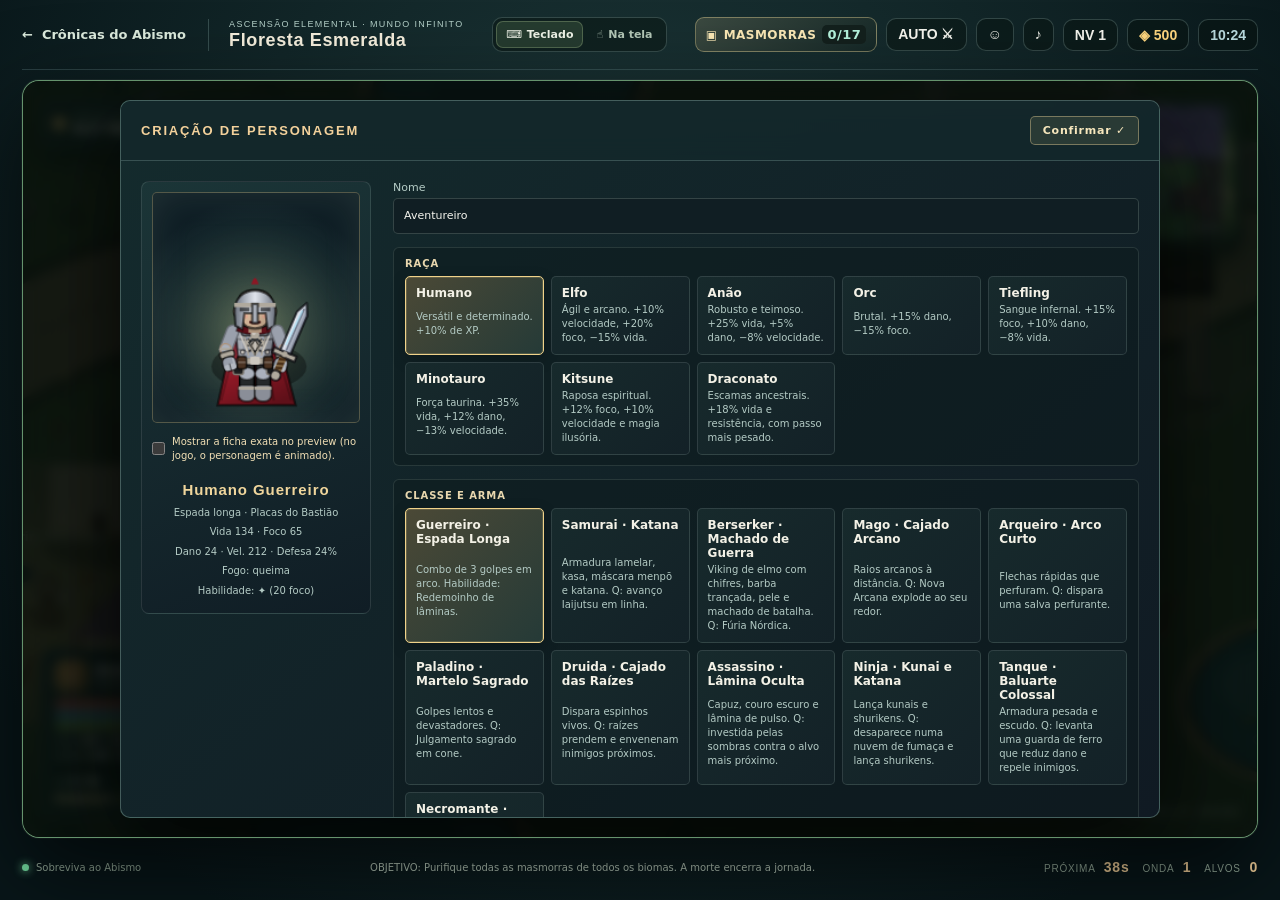
<file: open-world.html>
<!DOCTYPE html>
<html lang="pt-BR">
<head>
  <meta charset="UTF-8">
  <meta name="viewport" content="width=device-width, initial-scale=1, viewport-fit=cover">
  <meta name="theme-color" content="#183d2d">
  <title>Crônicas do Abismo — Ascensão Elemental</title>
  <link rel="stylesheet" href="css/open-world.css">
</head>
<body>
  <main class="explorer" id="explorer">
    <header class="topbar">
      <a class="back-link" href="index.html" aria-label="Voltar ao jogo principal">← <span>Crônicas do Abismo</span></a>
      <div class="location"><span class="location-kicker">ASCENSÃO ELEMENTAL · MUNDO INFINITO</span><strong id="locationName">Ruínas da Floresta</strong></div>
      <div class="control-switch" role="group" aria-label="Modo de controle">
        <button id="keyboardMode" type="button" aria-pressed="false" aria-label="Usar teclado">⌨ <span>Teclado</span></button>
        <button id="touchMode" type="button" aria-pressed="false" aria-label="Usar controles na tela">☝ <span>Na tela</span></button>
      </div>
      <div class="top-stats"><button class="campaign-button" id="campaignBtn" type="button" title="Diário de biomas e portais de viagem">▣ <span>MASMORRAS</span> <b id="campaignCount">0/17</b></button><button class="sound-chip auto-chip" id="autoAttackBtn" type="button" aria-pressed="false" title="Alternar ataque automático (T)">AUTO ⚔</button><button class="sound-chip" id="customBtn" type="button" aria-label="Personalizar herói" title="Personalizar herói">☺</button><button class="sound-chip" id="soundToggle" type="button" aria-label="Ligar ou desligar o som" aria-pressed="true">♪</button><span class="level-chip">NV <b id="level">1</b></span><span class="coin-chip">◈ <b id="coins">500</b></span><time id="clock">10:24</time></div>
    </header>

    <section class="game-frame" aria-label="Mundo aberto">
      <canvas id="world" aria-label="Mapa explorável. Use WASD ou as setas para se mover."></canvas>
      <div class="scene-vignette" aria-hidden="true"></div>
      <div class="objective"><span class="objective-dot"></span><div><small>OBJETIVO ATUAL</small><strong id="objectiveText">0/17 MASMORRAS · Escolha seu destino</strong></div><span class="objective-distance" id="distance">— m</span></div>
      <div class="minimap-wrap"><canvas id="minimap" aria-label="Minimapa"></canvas><span class="map-label">MAPA</span></div>
      <div class="hero-status"><div class="hero-title"><span class="hero-avatar">⚔</span><span><strong id="heroName">Aventureiro</strong><small>Guardião errante</small></span><span class="status-level">NV <b id="statusLevel">1</b></span></div><div class="meter health"><span id="healthFill"></span></div><div class="meter mana"><span id="manaFill"></span></div><div class="meter stamina"><span id="staminaFill"></span></div><div class="meter-labels"><span>VIDA <b id="healthText">100 / 100</b></span><span>MANA <b id="manaText">65 / 65</b></span></div><div class="meter-labels stamina-labels"><span>VIGOR <b id="staminaText">100 / 100</b></span><span>POÇÕES <b id="potionText">3</b></span></div><div class="meter xp"><span id="xpFill"></span></div><div class="meter-labels xp-labels"><span>XP <b id="xpText">0 / 95</b></span><span></span></div><div class="status-effects" id="statusEffects">PODERES: 0</div></div>
      <div class="enemy-label" id="enemyLabel"><span id="enemyName">ALVO DE TREINO</span><div class="enemy-meter"><i id="enemyHealth"></i></div></div>
      <div class="custom-panel" id="customPanel" hidden></div>
      <div class="level-panel" id="levelPanel" hidden><section class="level-card" role="dialog" aria-modal="true" aria-labelledby="levelPanelTitle"><span class="level-kicker">PROGRESSÃO</span><h2 id="levelPanelTitle">ESCOLHA UM APRIMORAMENTO</h2><div class="level-choices" id="levelChoices"></div></section></div>
      <div class="biome-journal" id="biomeJournal" hidden role="dialog" aria-modal="true" aria-label="Diário das masmorras">
        <div class="journal-card">
          <header><div><small>CRÔNICAS DO ABISMO · CAMPANHA</small><h2>CONQUISTA DOS BIOMAS</h2><p id="biomeSummary">0 de 17 masmorras purificadas</p></div><button id="journalClose" type="button">✕ FECHAR</button></header>
          <p class="journal-note">Cada terreno tem criaturas, perigos e chefes exclusivos. Derrote o guardião de cada masmorra para purificar o Abismo. <strong>Se morrer, você começa uma nova jornada.</strong> Use Viajar para explorar uma região distante.</p>
          <div class="biome-list" id="biomeList"></div>
          <footer>✧ Bênçãos opcionais são escolhidas na criação · ondas continuam ficando mais difíceis</footer>
        </div>
      </div>
      <div class="run-result" id="runResult" hidden role="dialog" aria-modal="true"><section><small>CRÔNICAS DO ABISMO</small><h2 id="runTitle">SUA JORNADA TERMINOU</h2><p id="runDesc"></p><button id="runRestart" type="button">✦ CRIAR NOVO AVENTUREIRO</button></section></div>
      <div class="npc-dialogue" id="npcDialogue" hidden aria-live="polite"><div class="npc-dialogue-mark" aria-hidden="true">✦</div><div class="npc-dialogue-copy"><small class="dialogue-eyebrow">TERRAS LIVRES · ENCONTRO</small><div class="npc-dialogue-head"><strong>Viajante</strong><button type="button" id="dialogClose" aria-label="Fechar diálogo">✕</button></div><p></p><div class="npc-dialogue-foot"><small class="dialogue-caption"></small><span>E · CONTINUAR</span></div></div></div>
       <div class="toast" id="toast" role="status" aria-live="polite"></div>
      <div class="banner" id="banner" role="status" aria-live="polite"></div>
      <div class="controls-hint">WASD · mover <span>•</span> Clique esquerdo / Espaço · atacar <span>•</span> Ninja: direito · katana <span>•</span> Tanke: direito / B · bloquear com mana <span>•</span> Q · habilidade</div>

      <div class="touch-controls" aria-label="Controles de toque">
        <div class="joystick" id="joystick" aria-label="Direcional virtual" role="application"><div class="joy-ring"></div><div class="joy-knob" id="joyKnob"></div></div>
        <div class="action-cluster"><button class="small-action interact" id="interactButton" aria-label="Interagir com NPC" title="Conversar" hidden>☏</button>
          <button class="small-action potion" id="healButton" aria-label="Usar poção" title="Usar poção">✚<b class="badge" id="potionBadge">3</b></button>
          <button class="small-action dodge" id="dodgeButton" aria-label="Esquivar" title="Esquivar">➜</button>
          <button class="small-action tank-block" id="blockButton" aria-label="Bloquear com mana (Tanke)" title="Tanke: segure para bloquear; o dano consome mana" hidden>⬡</button>
          <button class="ultimate-button" id="ultimateButton" aria-label="Usar ultimate" title="Ultimate" hidden><span>✦</span><small>R</small></button>
          <button class="skill-button" id="skillButton" aria-label="Habilidade especial: redemoinho"><span>✦</span><small>Q</small></button>
          <button class="attack-button" id="attackButton" aria-label="Atacar"><span>⚔</span><small>ATACAR</small></button>
        </div>
      </div>
    </section>
    <footer class="bottom-bar"><span><i class="online-dot"></i>Sobreviva ao Abismo</span><span id="worldMessage">Explore 15 biomas. Purifique 17 masmorras. O Oni desperta após a última.</span><span class="kill-counter"><span>PRÓXIMA <b id="nextWave">38s</b></span><span>ONDA <b id="wave">1</b></span><span>ALVOS <b id="kills">0</b></span></span></footer>
  </main>
  <script src="js/character-art.js"></script>
  <script src="js/reference-character-art.js"></script>
  <script src="js/partial-catalog.js"></script>
  <script src="js/reference-roster.js"></script>
  <script src="js/enemy-art.js"></script>
  <script src="js/boss-rig.js"></script>
  <script src="js/open-world.js"></script>
</body>
</html>
</file>
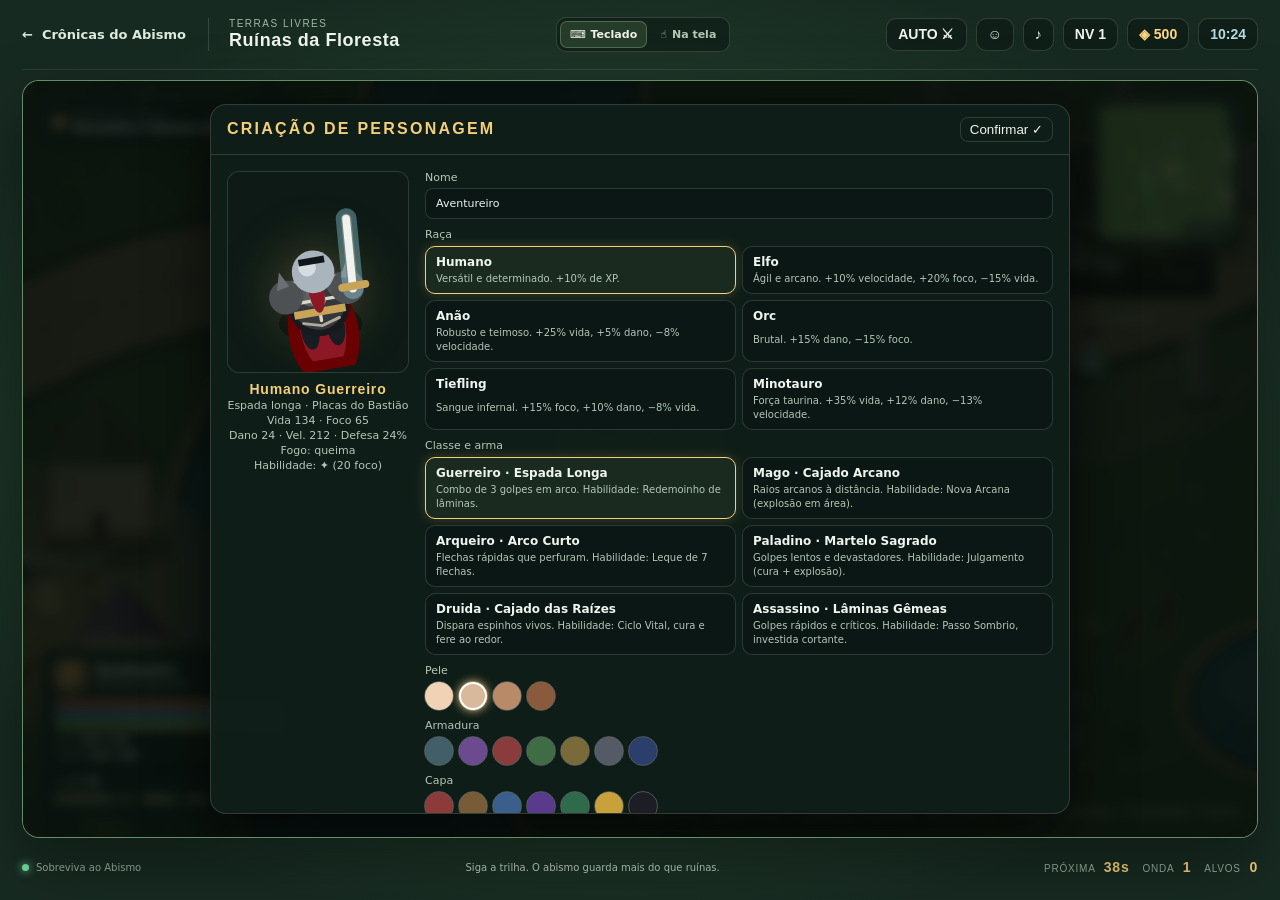
<file: Cronicas do abismo/open-world.html>
<!DOCTYPE html>
<html lang="pt-BR">
<head>
  <meta charset="UTF-8">
  <meta name="viewport" content="width=device-width, initial-scale=1, viewport-fit=cover">
  <meta name="theme-color" content="#183d2d">
  <title>Crônicas do Abismo — Mundo Infinito</title>
  <link rel="stylesheet" href="css/open-world.css">
</head>
<body>
  <main class="explorer" id="explorer">
    <header class="topbar">
      <a class="back-link" href="index.html" aria-label="Voltar ao jogo principal">← <span>Crônicas do Abismo</span></a>
      <div class="location"><span class="location-kicker">TERRAS LIVRES</span><strong id="locationName">Ruínas da Floresta</strong></div>
      <div class="control-switch" role="group" aria-label="Modo de controle">
        <button id="keyboardMode" type="button" aria-pressed="false" aria-label="Usar teclado">⌨ <span>Teclado</span></button>
        <button id="touchMode" type="button" aria-pressed="false" aria-label="Usar controles na tela">☝ <span>Na tela</span></button>
      </div>
      <div class="top-stats"><button class="sound-chip auto-chip" id="autoAttackBtn" type="button" aria-pressed="false" title="Alternar ataque automático (T)">AUTO ⚔</button><button class="sound-chip" id="customBtn" type="button" aria-label="Personalizar herói" title="Personalizar herói">☺</button><button class="sound-chip" id="soundToggle" type="button" aria-label="Ligar ou desligar o som" aria-pressed="true">♪</button><span class="level-chip">NV <b id="level">1</b></span><span class="coin-chip">◈ <b id="coins">500</b></span><time id="clock">10:24</time></div>
    </header>

    <section class="game-frame" aria-label="Mundo aberto">
      <canvas id="world" aria-label="Mapa explorável. Use WASD ou as setas para se mover."></canvas>
      <div class="scene-vignette" aria-hidden="true"></div>
      <div class="objective"><span class="objective-dot"></span><div><small>OBJETIVO ATUAL</small><strong id="objectiveText">Encontre o boneco de treino</strong></div><span class="objective-distance" id="distance">— m</span></div>
      <div class="minimap-wrap"><canvas id="minimap" aria-label="Minimapa"></canvas><span class="map-label">MAPA</span></div>
      <div class="hero-status"><div class="hero-title"><span class="hero-avatar">⚔</span><span><strong id="heroName">Aventureiro</strong><small>Guardião errante</small></span><span class="status-level">NV <b id="statusLevel">1</b></span></div><div class="meter health"><span id="healthFill"></span></div><div class="meter mana"><span id="manaFill"></span></div><div class="meter stamina"><span id="staminaFill"></span></div><div class="meter-labels"><span>VIDA <b id="healthText">100 / 100</b></span><span>MANA <b id="manaText">65 / 65</b></span></div><div class="meter-labels stamina-labels"><span>VIGOR <b id="staminaText">100 / 100</b></span><span>POÇÕES <b id="potionText">3</b></span></div><div class="meter xp"><span id="xpFill"></span></div><div class="meter-labels xp-labels"><span>XP <b id="xpText">0 / 95</b></span><span></span></div><div class="status-effects" id="statusEffects">PODERES: 0</div></div>
      <div class="enemy-label" id="enemyLabel"><span id="enemyName">ALVO DE TREINO</span><div class="enemy-meter"><i id="enemyHealth"></i></div></div>
      <div class="custom-panel" id="customPanel" hidden></div>
      <div class="level-panel" id="levelPanel" hidden><section class="level-card" role="dialog" aria-modal="true" aria-labelledby="levelPanelTitle"><span class="level-kicker">PROGRESSÃO</span><h2 id="levelPanelTitle">ESCOLHA UM APRIMORAMENTO</h2><div class="level-choices" id="levelChoices"></div></section></div>
      <div class="npc-dialogue" id="npcDialogue" hidden><div class="npc-dialogue-head"><strong>Viajante</strong><button type="button" id="dialogClose" aria-label="Fechar diálogo">✕</button></div><p></p><small></small></div>
       <div class="toast" id="toast" role="status" aria-live="polite"></div>
      <div class="banner" id="banner" role="status" aria-live="polite"></div>
      <div class="controls-hint">WASD · mover <span>•</span> Espaço · atacar <span>•</span> Q · habilidade <span>•</span> R · ultimate <span>•</span> E · falar <span>•</span> H · poção <span>•</span> T · autoataque</div>

      <div class="touch-controls" aria-label="Controles de toque">
        <div class="joystick" id="joystick" aria-label="Direcional virtual" role="application"><div class="joy-ring"></div><div class="joy-knob" id="joyKnob"></div></div>
        <div class="action-cluster"><button class="small-action interact" id="interactButton" aria-label="Interagir com NPC" title="Conversar" hidden>☏</button>
          <button class="small-action potion" id="healButton" aria-label="Usar poção" title="Usar poção">✚<b class="badge" id="potionBadge">3</b></button>
          <button class="small-action dodge" id="dodgeButton" aria-label="Esquivar" title="Esquivar">➜</button>
          <button class="ultimate-button" id="ultimateButton" aria-label="Usar ultimate" title="Ultimate" hidden><span>✦</span><small>R</small></button>
          <button class="skill-button" id="skillButton" aria-label="Habilidade especial: redemoinho"><span>✦</span><small>Q</small></button>
          <button class="attack-button" id="attackButton" aria-label="Atacar"><span>⚔</span><small>ATACAR</small></button>
        </div>
      </div>
    </section>
    <footer class="bottom-bar"><span><i class="online-dot"></i>Sobreviva ao Abismo</span><span id="worldMessage">Siga a trilha. O abismo guarda mais do que ruínas.</span><span class="kill-counter"><span>PRÓXIMA <b id="nextWave">38s</b></span><span>ONDA <b id="wave">1</b></span><span>ALVOS <b id="kills">0</b></span></span></footer>
  </main>
  <script src="js/open-world.js"></script>
</body>
</html>
</file>
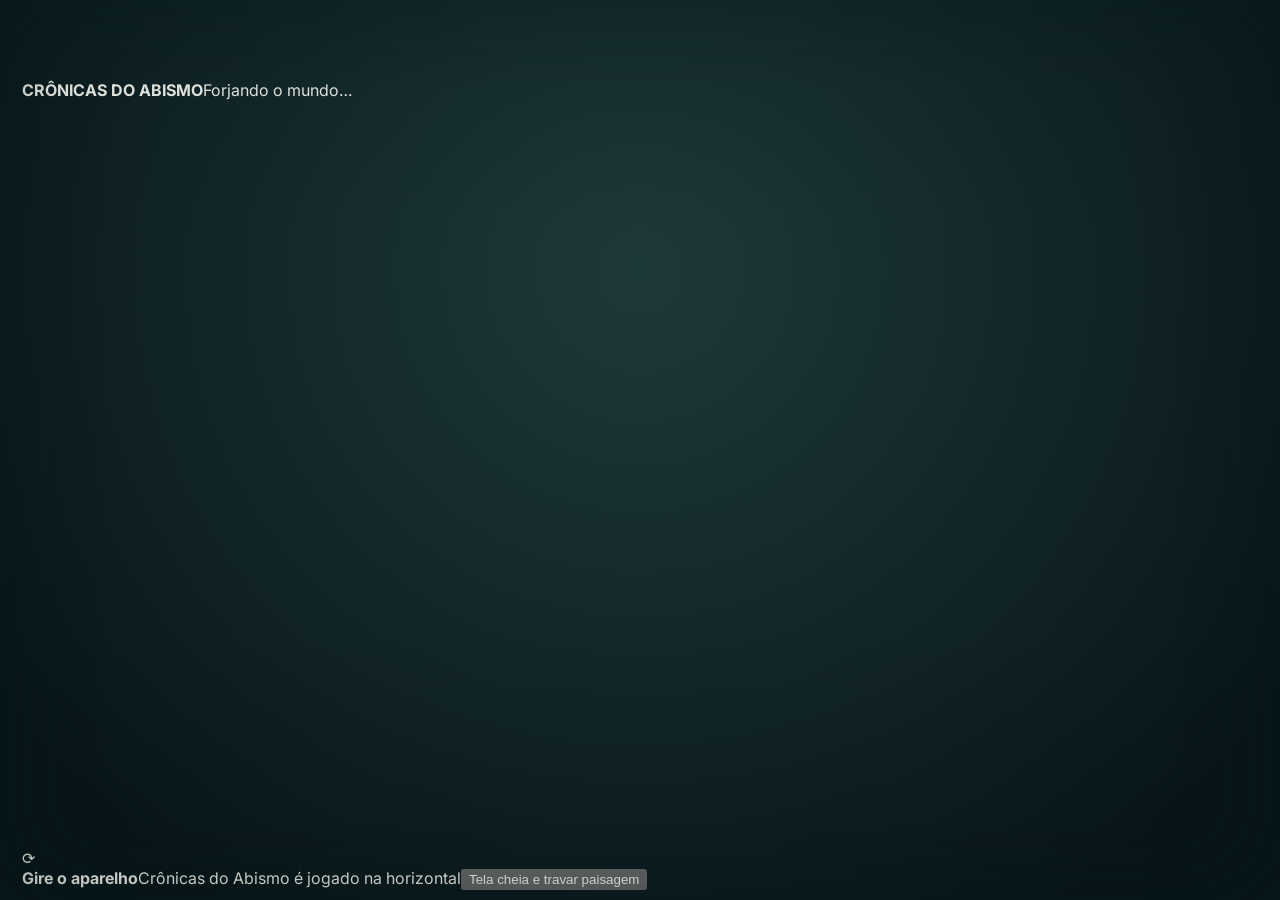
<file: test/test.html>
<!DOCTYPE html>
<html lang="pt-BR">
<head>
  <meta charset="UTF-8">
  <meta name="viewport" content="width=device-width, initial-scale=1, maximum-scale=1, user-scalable=no, viewport-fit=cover">
  <meta name="theme-color" content="#0b171b">
  <meta name="mobile-web-app-capable" content="yes">
  <meta name="apple-mobile-web-app-capable" content="yes">
  <meta name="screen-orientation" content="landscape">
  <title>Crônicas do Abismo — Ascensão Elemental</title>
  <link rel="preconnect" href="https://fonts.googleapis.com">
  <link rel="preconnect" href="https://fonts.gstatic.com" crossorigin>
  <link href="https://fonts.googleapis.com/css2?family=Cinzel:wght@600;800&family=Inter:wght@400;600;700&family=Rajdhani:wght@500;600;700&display=swap" rel="stylesheet">
  <link rel="stylesheet" href="../css/open-world.css">
</head>
<body>
  <main class="explorer" id="explorer" data-state="boot" data-control-mode="keyboard">
    <canvas id="world" aria-label="Mundo de Crônicas do Abismo"></canvas>
    <div class="scene-vignette" aria-hidden="true"></div>

    <!-- ===== HUD ===== -->
    <div class="hud" id="hud" hidden>
      <div class="hero-card" id="heroCard">
        <canvas id="portrait" width="96" height="96" aria-hidden="true"></canvas>
        <div class="hc-main">
          <div class="hc-top"><strong id="heroName">Aventureiro</strong><small id="heroClass">Humano Guerreiro</small><span class="hc-level">NV <b id="statusLevel">1</b></span></div>
          <div class="bar hp"><i id="healthFill"></i><span id="healthText">100 / 100</span></div>
          <div class="bar mp"><i id="manaFill"></i><span id="manaText">65 / 65</span></div>
          <div class="bar sp"><i id="staminaFill"></i><span id="staminaText">100 / 100</span></div>
          <div class="bar xp"><i id="xpFill"></i><span id="xpText">0 / 60</span></div>
          <div class="status-effects" id="statusEffects"></div>
        </div>
      </div>

      <div class="objective" id="objective"><span class="objective-dot"></span><div><small id="objectiveTitle">OBJETIVO</small><strong id="objectiveText">—</strong></div><span class="objective-distance" id="distance">— m</span></div>

      <div class="hud-right">
        <div class="chips">
          <span class="chip coin-chip" title="Moedas">◈ <b id="coins">0</b></span>
          <span class="chip potion-chip" title="Poções">✚ <b id="potionText">3</b></span>
          <time class="chip" id="clock">10:24</time>
          <button class="chip btn" id="btnAuto" type="button" aria-pressed="false" title="Ataque automático (T)">AUTO</button>
          <button class="chip btn" id="btnMap" type="button" title="Mapa (M)">🗺</button>
          <button class="chip btn" id="btnJournal" type="button" title="Diário (J)">📖</button>
          <button class="chip btn" id="btnChar" type="button" title="Personagem (C)">☺</button>
          <button class="chip btn" id="btnPause" type="button" title="Pausa (Esc)">❚❚</button>
        </div>
        <div class="minimap-wrap" id="minimapWrap"><canvas id="minimap" width="300" height="300" aria-label="Minimapa"></canvas><span class="map-label" id="locationName">Campos de Aurora</span></div>
      </div>

      <div class="boss-bar" id="bossBar" hidden><div class="bb-name"><span id="bossName">CHEFE</span><small id="bossPhase"></small></div><div class="bb-track"><i id="bossHealth"></i><i id="bossGhost"></i></div></div>
      <div class="enemy-label" id="enemyLabel"><span id="enemyName">ALVO</span><div class="enemy-meter"><i id="enemyHealth"></i></div></div>
      <div class="loc-banner" id="locBanner"><small></small><strong></strong><em></em></div>
      <div class="toast" id="toast" role="status" aria-live="polite"></div>
      <div class="banner" id="banner" role="status" aria-live="polite"></div>
      <div class="npc-dialogue" id="npcDialogue" hidden><div class="npc-dialogue-head"><strong>Viajante</strong><button type="button" id="dialogClose" aria-label="Fechar">✕</button></div><p></p><div class="dlg-actions" id="dlgActions"></div></div>
      <div class="controls-hint" id="controlsHint"></div>
    </div>

    <!-- ===== Controles de toque (paisagem) ===== -->
    <div class="touch-controls" id="touchControls" hidden>
      <div class="joy-zone" id="joyZone"></div>
      <div class="joystick" id="joystick" aria-label="Direcional virtual"><div class="joy-ring"></div><div class="joy-knob" id="joyKnob"></div></div>
      <div class="action-cluster" id="actionCluster">
        <button class="act attack-button" id="attackButton" aria-label="Atacar"><span>⚔</span></button>
        <button class="act skill-button" id="skillButton" aria-label="Habilidade 1"><span>✦</span><i class="cd"></i></button>
        <button class="act skill2-button" id="skill2Button" aria-label="Habilidade 2"><span>✺</span><i class="cd"></i></button>
        <button class="act ultimate-button" id="ultimateButton" aria-label="Ultimate"><span>✹</span><i class="cd"></i></button>
        <button class="act dodge" id="dodgeButton" aria-label="Esquivar"><span>➜</span></button>
        <button class="act potion" id="healButton" aria-label="Usar poção"><span>✚</span><b class="badge" id="potionBadge">3</b></button>
        <button class="act interact" id="interactButton" aria-label="Interagir" hidden><span>☏</span></button>
      </div>
    </div>

    <!-- ===== Telas ===== -->
    <section class="screen" id="mainMenu" hidden></section>
    <section class="screen" id="loadScreen" hidden></section>
    <section class="screen" id="settingsScreen" hidden></section>
    <section class="screen" id="createScreen" hidden></section>
    <section class="screen" id="pauseScreen" hidden></section>
    <section class="screen" id="levelPanel" hidden></section>
    <section class="screen" id="mapScreen" hidden></section>
    <section class="screen" id="journalScreen" hidden></section>
    <section class="screen" id="charScreen" hidden></section>
    <section class="screen" id="shopScreen" hidden></section>
    <section class="screen" id="resultScreen" hidden></section>
    <section class="screen" id="helpScreen" hidden></section>

    <div class="loading" id="loading"><div class="loading-card"><strong>CRÔNICAS DO ABISMO</strong><span id="loadingText">Forjando o mundo…</span><div class="load-bar"><i id="loadBar"></i></div></div></div>
    <div class="rotate-overlay" id="rotateOverlay"><div><div class="rot-icon">⟳</div><strong>Gire o aparelho</strong><span>Crônicas do Abismo é jogado na horizontal</span><button type="button" id="rotateFs">Tela cheia e travar paisagem</button></div></div>
  </main>
  <script src="bundle.js"></script>
</body>
</html>
</file>
<file: css/style.css>
/* Crônicas do Abismo — visual styles
   All file-based images are loaded from ../assets/
*/
:root{
  --bg:#07101a;--panel:#0c1927;--panel2:#13263a;--panel3:#172e45;
  --line:rgba(241,201,94,.22);--text:#f1f6fb;--muted:#9eb0c2;--gold:#f1c95e;
  --hp:#e54d5f;--mana:#4d8fff;--stam:#2bc489;--ult:#a85bd7;--coin:#ffd76a;
  --page-bg:none;--scene-bg:none;
}
*{box-sizing:border-box}
body{margin:0;font-family:Inter,Segoe UI,Arial,sans-serif;background-color:#000;background-image:radial-gradient(circle at 50% -10%,#1d3d62 0,#0b1c2c 30%,#07101a 68%,#04090f 100%);background-size:cover;background-position:center;background-repeat:no-repeat;color:var(--text);min-height:100vh;background-attachment:fixed}
body::before{content:'';position:fixed;inset:0;pointer-events:none;background:
  linear-gradient(180deg,rgba(255,255,255,.025),transparent 18%),
  repeating-linear-gradient(90deg,rgba(255,255,255,.012) 0 1px,transparent 1px 80px)}
.container{max-width:1320px;margin:0 auto;padding:18px}
.hidden{display:none!important}
.card{background:linear-gradient(180deg,rgba(15,31,47,.97),rgba(7,17,27,.97));border:1px solid var(--line);border-radius:22px;box-shadow:0 20px 70px rgba(0,0,0,.38)}
.hero-header{display:flex;justify-content:space-between;align-items:end;gap:16px;padding:20px 0 12px}
.header-links{display:flex;align-items:center;justify-content:flex-end;gap:10px;flex-wrap:wrap}
.world-mode-link{display:inline-flex;align-items:center;gap:7px;padding:9px 12px;border:1px solid rgba(125,205,146,.34);border-radius:999px;background:rgba(48,113,68,.17);color:#d2f0d2;text-decoration:none;font-size:12px;font-weight:800;transition:background .16s ease,transform .16s ease}
.world-mode-link:hover{background:rgba(73,152,93,.3);transform:translateY(-1px)}
.world-mode-link:focus-visible{outline:3px solid #ffe19a;outline-offset:3px}
.hero-header h1{margin:0;font-family:Georgia,serif;font-size:clamp(30px,4.4vw,52px);color:#fff0bd;text-shadow:0 2px 18px rgba(241,201,94,.18)}
.hero-header p{margin:8px 0 0;max-width:850px;color:var(--muted);line-height:1.5}
.badge{display:inline-flex;align-items:center;gap:6px;padding:7px 10px;border-radius:999px;border:1px solid rgba(241,201,94,.33);color:#ffe8a0;background:rgba(241,201,94,.055);font-size:11px;font-weight:900;letter-spacing:.1em;text-transform:uppercase}
button{font:inherit;color:#fff;background:#172b40;border:1px solid rgba(241,201,94,.22);border-radius:13px;padding:11px 14px;font-weight:800;cursor:pointer;transition:.16s transform,.16s background,.16s border-color}
button:hover{background:#1e3853;border-color:rgba(241,201,94,.42);transform:translateY(-1px)}
button:disabled{opacity:.42;cursor:not-allowed;transform:none}
button.primary{color:#21170a;background:linear-gradient(180deg,#f8d978,#dca53a);border-color:#f5cf61}
button.danger{background:#56232c;border-color:#963c4a}
input,select{width:100%;padding:10px 12px;background:#091623;color:#fff;border:1px solid rgba(255,255,255,.13);border-radius:11px}
input[type=color]{padding:4px;height:42px}
label{display:grid;gap:6px;color:#dbe8f5;font-size:13px}
fieldset{border:1px solid rgba(255,255,255,.1);border-radius:17px;padding:13px;margin:0}
legend{color:#ffe39b;font-weight:900;padding:0 7px}
.small{font-size:12px;color:var(--muted);line-height:1.42}
.eyebrow{margin:0 0 5px;color:#f3d98a;font-size:11px;font-weight:900;letter-spacing:.18em;text-transform:uppercase}

/* criação */
.creator{padding:18px;display:grid;gap:16px}
.creator-grid{display:grid;grid-template-columns:1.05fr .95fr;gap:16px}
.creator-col{display:grid;gap:14px;align-content:start}
.choice-grid{display:grid;grid-template-columns:repeat(auto-fit,minmax(170px,1fr));gap:9px}
.choice-card{position:relative;display:grid;gap:4px;padding:12px;min-height:84px;border:1px solid rgba(255,255,255,.1);border-radius:15px;background:rgba(255,255,255,.026);cursor:pointer}
.choice-card input{position:absolute;inset:0;opacity:0;cursor:pointer}.choice-card b{font-size:14px}.choice-card span{font-size:11px;color:var(--muted);line-height:1.35}
.choice-card:has(input:checked){border-color:rgba(241,201,94,.55);background:rgba(241,201,94,.07);box-shadow:0 0 0 1px rgba(241,201,94,.08) inset}
.race-card-lore{display:block!important;color:#b8c8d6!important;font-size:10px!important;margin-top:3px}.race-card-traits{display:flex;gap:4px;flex-wrap:wrap;margin-top:4px}.race-card-traits i{font-style:normal;padding:2px 5px;border-radius:999px;border:1px solid rgba(241,201,94,.14);background:rgba(241,201,94,.035);color:#d7c58c;font-size:9px}.armor-bonus{display:block;margin-top:5px;padding:7px 8px;border-left:3px solid #f1c95e;border-radius:7px;background:rgba(241,201,94,.055);color:#f1dea1}.armor-bonus b{display:block;color:#ffe9a7;font-size:10px;margin-bottom:2px}.armor-branch{display:inline-flex;gap:5px;align-items:center;margin-top:4px;padding:3px 6px;border-radius:999px;border:1px solid rgba(241,201,94,.18);color:#e5cf90;font-size:9px}.weapon-detail{display:block;margin-top:5px;padding-top:5px;border-top:1px solid rgba(255,255,255,.07);color:#a9bdcf;font-size:10px}.gear-preview-tag{border-color:rgba(104,207,255,.24)!important;background:rgba(104,207,255,.035)!important;color:#a9d9f1!important}
.subchoices,.weapon-choices{display:grid;grid-template-columns:repeat(auto-fit,minmax(200px,1fr));gap:9px}.weapon-choices{max-height:760px;overflow:auto;padding-right:5px;scrollbar-gutter:stable}
.subchoice,.weapon-choice{display:flex;gap:9px;padding:11px;border:1px solid rgba(255,255,255,.09);border-radius:14px;background:rgba(255,255,255,.025);cursor:pointer}.subchoice input,.weapon-choice input{width:auto;margin-top:3px}.subchoice b,.weapon-choice b{display:block}.subchoice small,.weapon-choice small{display:block;color:var(--muted);line-height:1.35}.weapon-choice em{display:block;margin-top:5px;color:#f2d176;font-size:11px;font-style:normal}
.subchoice:has(input:checked),.weapon-choice:has(input:checked){border-color:rgba(241,201,94,.5);background:rgba(241,201,94,.065)}
.custom-grid{display:grid;grid-template-columns:repeat(3,minmax(0,1fr));gap:9px}
.reference-art-toggle{display:inline-flex;align-items:center;gap:7px;color:#f1dfb5;font-size:11px;line-height:1.3;white-space:nowrap}.reference-art-toggle[hidden]{display:none}.reference-art-toggle input{width:auto;margin:0;accent-color:#cba75d}.reference-art-toggle:has(input:disabled){opacity:.48}
.preview{display:grid;grid-template-columns:210px 1fr;gap:15px;align-items:center;padding:14px;border:1px solid rgba(241,201,94,.16);border-radius:18px;background:rgba(255,255,255,.027)}
.character-frame{position:relative;height:224px;border-radius:18px;overflow:hidden;border:1px solid rgba(241,201,94,.24);background:
 radial-gradient(circle at 50% 28%,rgba(70,133,192,.32),transparent 45%),linear-gradient(180deg,#142b41,#07111a)}
.character-frame::after{content:'';position:absolute;left:15%;right:15%;bottom:12px;height:20px;border-radius:50%;background:rgba(0,0,0,.38);filter:blur(4px)}
.character-svg{position:absolute;inset:0;width:100%;height:100%;filter:drop-shadow(0 10px 12px rgba(0,0,0,.32))}
.character-svg .idle{transform-origin:50% 78%;animation:idleBob 2.6s ease-in-out infinite}
.character-svg .head{transform-origin:50% 42%;animation:headIdle 3.8s ease-in-out infinite}
.character-svg .weapon-hand{transform-origin:58% 66%;animation:weaponIdle 3s ease-in-out infinite}
.character-svg .hair-sway{transform-origin:50% 45%;animation:hairSway 2.8s ease-in-out infinite}
.character-svg .eye{animation:blink 4.6s steps(1,end) infinite}
@keyframes idleBob{0%,100%{transform:translateY(0) scaleY(1)}50%{transform:translateY(-2px) scaleY(1.012)}}
@keyframes headIdle{0%,100%{transform:rotate(0)}50%{transform:rotate(1.2deg)}}
@keyframes weaponIdle{0%,100%{transform:rotate(0)}50%{transform:rotate(-2.5deg)}}
@keyframes hairSway{0%,100%{transform:skewX(0)}50%{transform:skewX(-1.8deg)}}
@keyframes blink{0%,48%,52%,100%{opacity:1}49%,51%{opacity:.08}}
.preview-info{display:grid;gap:7px}.preview-info strong{font-size:20px;color:#ffe49a}.preview-line{font-size:12px;color:var(--muted);line-height:1.45}


/* preview 3D do criador x*/
.creator-3d-wrap{position:relative;height:420px;border-radius:20px;overflow:hidden;border:1px solid rgba(72,138,185,.42);background-image:linear-gradient(180deg,rgba(7,18,28,.18),rgba(3,8,13,.74)),url("../assets/character creation bg.jpg");background-size:cover;background-position:center;background-repeat:no-repeat}
#creator3D{position:absolute;inset:0;cursor:grab;touch-action:none}#creator3D:active{cursor:grabbing}
#creator3D canvas{display:block;width:100%!important;height:100%!important}
.preview-3d-ui{position:absolute;z-index:4;left:12px;right:12px;bottom:10px;display:flex;justify-content:space-between;gap:8px;pointer-events:none}.preview-3d-ui span{padding:6px 9px;border-radius:999px;background:rgba(5,11,18,.72);border:1px solid rgba(255,255,255,.09);font-size:10px;color:#c9d7e4;backdrop-filter:blur(6px)}
.preview-3d-badge{position:absolute;z-index:4;top:10px;left:10px;padding:6px 9px;border-radius:999px;background:rgba(8,16,26,.75);border:1px solid rgba(241,201,94,.22);color:#ffe19a;font-size:10px;font-weight:900;letter-spacing:.1em}
#creatorFallback{position:absolute;inset:0;display:none}.creator-3d-wrap.fallback #creatorFallback{display:block}.creator-3d-wrap.fallback #creator3D{display:none}
.rpg-preview{grid-template-columns:minmax(360px,.95fr) 1.05fr;align-items:stretch}.rpg-preview .preview-info{align-content:center}
.race-note{margin-top:7px;padding:9px 10px;border-radius:11px;border:1px solid rgba(255,255,255,.08);background:rgba(255,255,255,.025);font-size:11px;color:#9eb5c8}
@media(max-width:920px){.rpg-preview{grid-template-columns:1fr}.creator-3d-wrap{height:360px}}

/* HUD e batalha */
.game{padding:17px;display:grid;gap:15px}
.hud{display:grid;grid-template-columns:1fr 1fr;gap:13px}.hud-card{padding:13px;border:1px solid rgba(255,255,255,.08);border-radius:18px;background:rgba(255,255,255,.024)}
.hud-head{display:flex;justify-content:space-between;gap:10px;align-items:center}.hud-head h3{margin:0;font-size:20px;color:#ffdb77}.hud-meta{margin-top:4px;font-size:11px;color:var(--muted)}
.hud-badges{display:flex;gap:7px;flex-wrap:wrap;justify-content:flex-end}
.bar{height:23px;position:relative;overflow:hidden;background:#091521;border:1px solid rgba(255,255,255,.11);border-radius:999px;margin-top:7px}.bar i{display:block;position:absolute;inset:0 auto 0 0;width:30%;transition:.28s width}.bar b{position:absolute;inset:0;display:grid;place-items:center;font-size:11px;text-shadow:0 1px 3px #000}
.hp i{background:linear-gradient(90deg,#a7253e,#ef596b)}.mana i{background:linear-gradient(90deg,#235dce,#65a3ff)}.stam i{background:linear-gradient(90deg,#148261,#35d89c)}.ult i{background:linear-gradient(90deg,#7135a6,#d47bf5)}
.battle-scene{position:relative;overflow:hidden;min-height:310px;padding:20px;display:grid;grid-template-columns:minmax(0,1fr) auto minmax(0,1fr);gap:18px;align-items:center;background-image:var(--scene-bg),radial-gradient(circle at 50% 28%,rgba(58,112,166,.16),transparent 35%),linear-gradient(180deg,rgba(23,50,75,.28),rgba(4,10,16,.1));background-size:cover,cover,cover;background-position:center,center,center;background-repeat:no-repeat,no-repeat,no-repeat;border-radius:20px;border:1px solid rgba(255,255,255,.07)}
.battle-scene::before{content:'';position:absolute;left:-10%;right:-10%;bottom:-46px;height:150px;border-radius:50%;background:radial-gradient(ellipse at center,rgba(60,81,98,.28),rgba(0,0,0,.38) 65%);transform:perspective(380px) rotateX(65deg)}
.combatant{position:relative;z-index:2;display:grid;grid-template-columns:210px minmax(0,1fr);gap:14px;align-items:center}.battle-char{height:245px}.status-side{display:grid;gap:7px}.nameplate strong{font-size:24px;font-family:Georgia,serif;color:#ffd66f}.nameplate span{display:block;font-size:11px;color:var(--muted);margin-top:3px}.gearline{font-size:11px;color:#aab9c8;line-height:1.45}.vs{position:relative;z-index:2;font-size:48px;color:#f3cc66;text-shadow:0 0 18px rgba(241,201,94,.3)}
.fx-layer{position:absolute;inset:0;z-index:10;pointer-events:none;overflow:hidden}.fx-projectile{position:absolute;top:42%;left:50%;font-size:44px;opacity:0;filter:drop-shadow(0 0 12px currentColor);animation:projectile .68s cubic-bezier(.16,.8,.25,1) forwards}.fx-projectile.enemy{animation-name:projectileEnemy}.fx-particle{position:absolute;left:50%;top:48%;width:8px;height:8px;border-radius:50%;opacity:0;animation:particleBurst .68s ease-out forwards}.slash-arc{position:absolute;width:120px;height:65px;border:4px solid rgba(255,255,255,.75);border-left-color:transparent;border-bottom-color:transparent;border-radius:50%;left:50%;top:40%;opacity:0;transform:rotate(20deg);animation:slashArc .45s ease-out forwards}.impact-ring{position:absolute;width:80px;height:80px;border:3px solid rgba(255,235,163,.84);border-radius:50%;left:50%;top:44%;transform:translate(-50%,-50%) scale(.2);opacity:0;animation:impactRing .52s ease-out forwards}
.float-number{position:absolute;z-index:11;font-weight:1000;font-size:25px;opacity:0;text-shadow:0 2px 4px rgba(0,0,0,.62);animation:floatNumber .88s ease-out forwards}.float-number.hit{color:#ff8996}.float-number.heal{color:#89f4b8}.float-number.crit{color:#ffe17a;font-size:30px}
.hero-lunge{animation:heroLunge .42s ease}.enemy-lunge{animation:enemyLunge .42s ease}.hit-react{animation:hitReact .38s ease}.scene-shake{animation:sceneShake .38s linear}
@keyframes heroLunge{0%,100%{transform:translateX(0)}50%{transform:translateX(26px) scale(1.025)}}@keyframes enemyLunge{0%,100%{transform:translateX(0)}50%{transform:translateX(-26px) scale(1.025)}}@keyframes hitReact{0%,100%{filter:none;transform:translateX(0)}35%{filter:brightness(1.7);transform:translateX(5px)}55%{transform:translateX(-3px)}}
@keyframes sceneShake{0%,100%{transform:translateX(0)}20%{transform:translateX(-5px)}40%{transform:translateX(4px)}60%{transform:translateX(-3px)}80%{transform:translateX(2px)}}
@keyframes projectile{0%{opacity:0;transform:translate(-160px,20px) scale(.5) rotate(-8deg)}20%{opacity:1}100%{opacity:0;transform:translate(145px,-10px) scale(1.2) rotate(8deg)}}@keyframes projectileEnemy{0%{opacity:0;transform:translate(145px,0) scale(.5)}20%{opacity:1}100%{opacity:0;transform:translate(-160px,15px) scale(1.2)}}
@keyframes particleBurst{0%{opacity:0;transform:translate(0,0) scale(.4)}25%{opacity:1}100%{opacity:0;transform:translate(var(--dx),var(--dy)) scale(1.2)}}@keyframes slashArc{0%{opacity:0;transform:rotate(5deg) scale(.45)}35%{opacity:1}100%{opacity:0;transform:rotate(75deg) scale(1.25)}}@keyframes impactRing{0%{opacity:0;transform:translate(-50%,-50%) scale(.2)}35%{opacity:1}100%{opacity:0;transform:translate(-50%,-50%) scale(1.7)}}@keyframes floatNumber{0%{opacity:0;transform:translateY(0) scale(.7)}18%{opacity:1}100%{opacity:0;transform:translateY(-64px) scale(1.08)}}
.actions{display:grid;grid-template-columns:repeat(7,minmax(0,1fr));gap:9px}.action-sub{display:block;font-size:10px;color:#97a9ba;font-weight:500;margin-top:3px}
.panels{display:grid;grid-template-columns:1.05fr .95fr;gap:14px}.panel{padding:14px}.log{display:grid;gap:7px;max-height:330px;overflow:auto;margin-top:10px}.log p{margin:0;padding:9px 11px;background:rgba(255,255,255,.032);border-radius:11px;line-height:1.42;font-size:13px}.log p.good{border-left:4px solid #33c77b}.log p.bad{border-left:4px solid #e75464}.log p.info{border-left:4px solid #f0c75e}.log p.shop{border-left:4px solid #55c7ff}
.dice-grid{display:grid;grid-template-columns:repeat(auto-fit,minmax(105px,1fr));gap:8px}.die-card{padding:10px;border:1px solid rgba(255,255,255,.08);border-radius:14px;background:rgba(255,255,255,.025);display:grid;gap:6px}.die-card input{padding:7px}.roll{min-height:38px;border:1px dashed rgba(255,255,255,.14);border-radius:9px;padding:7px;text-align:center;color:#dbe9f6;font-size:11px}
.beginner{margin-top:12px;padding:12px;border:1px solid rgba(241,201,94,.17);border-radius:14px;background:rgba(255,255,255,.02)}.beginner summary{cursor:pointer;color:#ffe29b;font-weight:900}.guide-grid{display:grid;grid-template-columns:1fr 1fr;gap:14px}.guide-grid li{margin:5px 0;color:var(--muted)}
.game-footer{display:flex;justify-content:space-between;align-items:center;gap:10px;flex-wrap:wrap}
.game-over-overlay{position:absolute;inset:0;z-index:30;display:none;place-items:center;align-content:center;gap:8px;text-align:center;background:rgba(4,8,13,.88);backdrop-filter:blur(5px);color:#fff0bd}
.game-over-overlay.active{display:grid;animation:gameOverIn .24s ease-out}
.game-over-overlay strong{font:900 clamp(34px,6vw,64px) Georgia,serif;letter-spacing:.08em;color:#ff7180;text-shadow:0 0 24px rgba(229,77,95,.55)}
.game-over-overlay span{color:#d5e0eb;font-size:14px}
.boss-taunt{position:absolute;z-index:50;left:50%;top:8px;width:min(620px,88%);min-height:58px;padding:12px 16px;border:2px solid rgba(255,104,117,.82);border-radius:14px;background:linear-gradient(135deg,rgba(65,14,24,.98),rgba(18,15,25,.98));box-shadow:0 8px 28px rgba(0,0,0,.6),0 0 24px rgba(229,77,95,.28);color:#ffe1a4;text-align:center;font:700 15px Georgia,serif;line-height:1.35;opacity:0;transform:translate(-50%,-12px) scale(.96);pointer-events:none;transition:.22s ease}.boss-taunt.active{opacity:1;transform:translate(-50%,0) scale(1)}.boss-taunt::before{content:attr(data-speaker);display:block;margin-bottom:4px;color:#ff7180;font:900 10px Inter,Segoe UI,sans-serif;letter-spacing:.16em}
@keyframes gameOverIn{from{opacity:0}to{opacity:1}}

/* inventário + loja */
dialog{border:none;padding:0;background:transparent;color:var(--text)}dialog::backdrop{background:rgba(0,0,0,.68);backdrop-filter:blur(2px)}
.modal-card{width:min(1060px,95vw);max-height:90vh;overflow:auto;padding:19px}.modal-top{display:flex;justify-content:space-between;gap:12px;align-items:center;margin-bottom:14px}.modal-grid{display:grid;grid-template-columns:320px 1fr;gap:14px}.modal-col{display:grid;gap:12px;align-content:start}.box{padding:13px;border:1px solid rgba(255,255,255,.08);border-radius:15px;background:rgba(255,255,255,.025)}.box h3{margin:0 0 9px}.item-grid{display:grid;grid-template-columns:repeat(auto-fit,minmax(210px,1fr));gap:9px}.item{display:grid;gap:6px;padding:11px;border:1px solid rgba(255,255,255,.08);border-radius:13px;background:rgba(255,255,255,.025)}.item.equipped{border-color:rgba(241,201,94,.5);background:rgba(241,201,94,.065)}.item-price{color:#ffd86f;font-size:12px;font-weight:900}.potion-grid{display:grid;grid-template-columns:repeat(3,minmax(0,1fr));gap:8px}.coin{color:#ffdc78;font-weight:900}.store-banner{padding:12px;border:1px solid rgba(83,196,255,.24);border-radius:14px;background:linear-gradient(135deg,rgba(36,117,160,.13),rgba(255,215,105,.05));margin-bottom:13px}.rarity{font-size:10px;padding:3px 7px;border-radius:999px;background:rgba(255,255,255,.06);color:#cdd9e5;display:inline-flex;width:max-content}.shop-grid{display:grid;grid-template-columns:repeat(auto-fit,minmax(215px,1fr));gap:9px}.shop-item{display:grid;gap:7px;padding:12px;border:1px solid rgba(255,255,255,.09);border-radius:14px;background:rgba(255,255,255,.026)}
.merchant-showcase{display:grid;grid-template-columns:150px 1fr;gap:14px;align-items:center;margin-bottom:13px;padding:10px 12px;border:1px solid rgba(241,201,94,.22);border-radius:15px;background:linear-gradient(100deg,rgba(174,113,48,.13),rgba(50,100,137,.08))}
#merchant3D{height:155px;border-radius:12px;overflow:hidden;background:radial-gradient(circle at 50% 26%,rgba(236,177,93,.25),transparent 48%),#08131d}.merchant-showcase h3{margin:0;color:#ffe19a;font:700 18px Georgia,serif}.merchant-showcase p{margin:5px 0 0;color:#b7c8d8;font-size:12px;line-height:1.45}

@media(max-width:1080px){.creator-grid,.hud,.panels,.modal-grid{grid-template-columns:1fr}.battle-scene{grid-template-columns:1fr}.vs{display:none}.actions{grid-template-columns:repeat(3,minmax(0,1fr))}.combatant{grid-template-columns:190px 1fr}}
@media(max-width:760px){.custom-grid,.guide-grid,.potion-grid{grid-template-columns:1fr}.preview{grid-template-columns:1fr}.character-frame{height:260px}.combatant{grid-template-columns:1fr}.battle-char{height:260px}.actions{grid-template-columns:repeat(2,minmax(0,1fr))}.hud-head{align-items:flex-start;flex-direction:column}.hud-badges{justify-content:flex-start}}

/* v6 — interface compacta, acampamento e personagem detalhado */
.hud{gap:10px}.hud-card{padding:10px 13px}.hud-head{min-height:44px}.hud-meta{max-width:660px}
.battle-scene{min-height:330px;padding:18px}.combatant{grid-template-columns:225px minmax(0,1fr)}.battle-char{height:270px}.status-side{gap:6px}.status-side .bar{margin-top:3px}
.character-frame{background:radial-gradient(circle at 48% 25%,rgba(80,151,215,.34),transparent 42%),linear-gradient(180deg,#142c43,#07111a)}
.character-svg{filter:drop-shadow(0 14px 15px rgba(0,0,0,.4)) saturate(1.05)}
.character-svg .cloth-sway{transform-origin:50% 65%;animation:clothSway 3s ease-in-out infinite}
.character-svg .aura-pulse{transform-origin:50% 45%;animation:auraPulse 2.8s ease-in-out infinite}
.character-svg .weapon-glint{animation:weaponGlint 3.4s ease-in-out infinite}
@keyframes clothSway{0%,100%{transform:skewX(0)}50%{transform:skewX(1.4deg)}}
@keyframes auraPulse{0%,100%{opacity:.12;transform:scale(.96)}50%{opacity:.25;transform:scale(1.03)}}
@keyframes weaponGlint{0%,70%,100%{opacity:.35}75%{opacity:1}}
.game-footer{padding-top:2px}.auto-next-note{display:flex;align-items:center;gap:7px;color:#b9cad9}.auto-next-note::before{content:'↻';color:#f3ce68;font-weight:1000}
.camp-card{width:min(790px,94vw);padding:20px}.camp-intro{padding:12px 14px;border:1px solid rgba(241,201,94,.2);border-radius:14px;background:rgba(241,201,94,.05);margin-bottom:14px}.camp-options{display:grid;grid-template-columns:repeat(3,minmax(0,1fr));gap:10px}.camp-option{display:grid;gap:7px;text-align:left;min-height:145px;padding:15px}.camp-option strong{color:#ffe399;font-size:16px}.camp-option span{font-size:12px;color:var(--muted);line-height:1.45}.camp-option em{font-size:11px;color:#84e2b2;font-style:normal}
.level-up-card{width:min(820px,94vw)}.attribute-points{display:grid;grid-template-columns:repeat(4,1fr);gap:9px;margin:14px 0}.attribute-points>div{display:grid;gap:8px;padding:12px;border:1px solid rgba(255,255,255,.1);border-radius:14px;background:rgba(255,255,255,.025)}.attribute-points b{color:#ffe39b}.attribute-points span{font-size:12px;color:var(--muted)}
.ult-choice-panel{display:grid;gap:8px;margin:12px 0;padding:12px;border:1px solid rgba(241,201,94,.32);border-radius:14px;background:rgba(241,201,94,.055)}.ult-choice-panel>span{font-size:11px;color:var(--muted)}.ult-choice-panel>div{display:grid;grid-template-columns:1fr 1fr;gap:8px}.ult-choice-panel button.selected{border-color:#f1c95e;background:rgba(241,201,94,.16);box-shadow:0 0 0 1px rgba(241,201,94,.22) inset}
@media(max-width:680px){.attribute-points{grid-template-columns:repeat(2,1fr)}}
.gender-note{font-size:11px;color:#9fb2c5}.custom-grid{grid-template-columns:repeat(3,minmax(0,1fr))}
@media(max-width:1000px){.combatant{grid-template-columns:190px minmax(0,1fr)}.battle-char{height:240px}.camp-options{grid-template-columns:1fr}}
@media(max-width:760px){.combatant{grid-template-columns:1fr}.battle-char{height:260px}.custom-grid{grid-template-columns:1fr 1fr}}
@media(max-width:520px){.custom-grid{grid-template-columns:1fr}}


/* v7 — criador de personagem RPG avançado */
.creator-grid{grid-template-columns:minmax(420px,.86fr) minmax(560px,1.14fr);align-items:start}
.rpg-customizer{padding:0;overflow:hidden;background:linear-gradient(180deg,rgba(16,34,51,.72),rgba(8,19,30,.72))}
.rpg-customizer>legend{margin-left:14px}
.customizer-head{display:flex;justify-content:space-between;align-items:center;gap:12px;padding:13px 14px;border-bottom:1px solid rgba(255,255,255,.08);background:linear-gradient(90deg,rgba(241,201,94,.05),transparent)}
.class-identity{display:grid;gap:3px}.class-identity strong{font-family:Georgia,serif;font-size:18px;color:#ffe19a}.class-identity span{font-size:11px;color:var(--muted)}
.editor-actions{display:flex;gap:7px;flex-wrap:wrap}.editor-actions button{padding:8px 10px;font-size:11px}
.editor-tabs{display:grid;grid-template-columns:repeat(5,1fr);border-bottom:1px solid rgba(255,255,255,.08);background:#091522}
.editor-tab{border:0;border-radius:0;background:transparent;padding:11px 7px;color:#9fb2c5;font-size:11px;letter-spacing:.04em;text-transform:uppercase}
.editor-tab:hover{transform:none;background:rgba(255,255,255,.035)}.editor-tab.active{color:#ffe19a;background:rgba(241,201,94,.07);box-shadow:inset 0 -2px #e4ba50}
.editor-panel{display:none;padding:14px}.editor-panel.active{display:block}.editor-panel .custom-grid{grid-template-columns:repeat(3,minmax(0,1fr))}
.editor-panel label>span.help{font-size:10px;color:#7f94a9;line-height:1.3}
.palette-strip{display:grid;grid-template-columns:repeat(5,1fr);gap:5px;margin-top:8px}.palette-strip i{height:17px;border-radius:6px;border:1px solid rgba(255,255,255,.15);box-shadow:inset 0 1px rgba(255,255,255,.12)}
.material-note{margin-top:9px;padding:9px 10px;border-radius:11px;border:1px solid rgba(255,255,255,.07);background:rgba(255,255,255,.025);font-size:11px;color:#9eb2c5;line-height:1.4}
.preview.rpg-preview{grid-template-columns:minmax(300px,380px) 1fr;padding:0;overflow:hidden;align-items:stretch;min-height:520px;background:linear-gradient(145deg,rgba(19,42,63,.88),rgba(6,15,24,.95))}
.rpg-preview .character-frame{height:520px;border:0;border-radius:0;border-right:1px solid rgba(241,201,94,.18);background:radial-gradient(circle at 50% 22%,rgba(91,155,210,.28),transparent 36%),linear-gradient(180deg,#132a40,#061019 80%)}
.rpg-preview .preview-info{padding:20px 18px;align-content:center;gap:11px}.rpg-preview .preview-info strong{font-family:Georgia,serif;font-size:25px}.rpg-preview .preview-line{font-size:12px;line-height:1.55}
.appearance-summary{display:grid;gap:7px;margin-top:6px}.appearance-pill{display:inline-flex;width:max-content;max-width:100%;padding:5px 8px;border-radius:999px;border:1px solid rgba(255,255,255,.1);background:rgba(255,255,255,.035);font-size:10px;color:#c4d2df}
.character-svg{filter:drop-shadow(0 18px 20px rgba(0,0,0,.48)) saturate(1.08) contrast(1.02)}
.character-svg .breath{transform-origin:50% 68%;animation:breathRpg 3.3s ease-in-out infinite}.character-svg .cape-motion{transform-origin:50% 48%;animation:capeRpg 3.8s ease-in-out infinite}.character-svg .weapon-hand{transform-origin:62% 60%;animation:weaponRpg 3.1s ease-in-out infinite}.character-svg .hair-sway{transform-origin:50% 30%;animation:hairRpg 3.4s ease-in-out infinite}.character-svg .eye{animation:blinkRpg 5.1s steps(1,end) infinite}.character-svg .rune-pulse{animation:runePulse 2.2s ease-in-out infinite}.character-svg .cloth-light{animation:clothLight 3.4s ease-in-out infinite}
@keyframes breathRpg{0%,100%{transform:translateY(0) scaleY(1)}50%{transform:translateY(-2px) scaleY(1.008)}}@keyframes capeRpg{0%,100%{transform:skewX(0)}50%{transform:skewX(1.3deg)}}@keyframes weaponRpg{0%,100%{transform:rotate(0)}50%{transform:rotate(-1.8deg)}}@keyframes hairRpg{0%,100%{transform:skewX(0)}50%{transform:skewX(-1.1deg)}}@keyframes blinkRpg{0%,48%,52%,100%{opacity:1}49%,51%{opacity:.05}}@keyframes runePulse{0%,100%{opacity:.46}50%{opacity:1}}@keyframes clothLight{0%,100%{opacity:.14}50%{opacity:.28}}
.battle-char .character-svg{filter:drop-shadow(0 13px 12px rgba(0,0,0,.45)) saturate(1.06)}
@media(max-width:1180px){.creator-grid{grid-template-columns:1fr}.preview.rpg-preview{grid-template-columns:minmax(300px,420px) 1fr}}
@media(max-width:760px){.editor-tabs{grid-template-columns:repeat(3,1fr)}.editor-panel .custom-grid{grid-template-columns:1fr 1fr}.preview.rpg-preview{grid-template-columns:1fr}.rpg-preview .character-frame{height:480px;border-right:0;border-bottom:1px solid rgba(241,201,94,.18)}}
@media(max-width:520px){.editor-panel .custom-grid{grid-template-columns:1fr}.editor-tabs{grid-template-columns:1fr 1fr}.rpg-preview .character-frame{height:430px}}


/* v10 — 3D anime reutilizado na criação e batalha */
.model-stage{position:relative;overflow:hidden;background:radial-gradient(circle at 50% 22%,rgba(64,115,164,.26),transparent 42%),linear-gradient(180deg,#10253a,#061019 82%)}
.battle-model3d,.battle-model-fallback{position:absolute;inset:0}.battle-model3d canvas{display:block;width:100%!important;height:100%!important}.battle-model-fallback{display:none}
.model-stage.no-webgl.oni-boss::after{content:'';position:absolute;z-index:3;right:13%;top:7%;width:19px;height:84%;background:linear-gradient(90deg,#59636d,#e9f3f5 42%,#75818d 70%,#252d36);clip-path:polygon(42% 0,72% 0,100% 82%,76% 82%,76% 100%,25% 100%,25% 84%,0 82%);transform:rotate(22deg);filter:drop-shadow(3px 5px 4px rgba(0,0,0,.65))}
.model-stage.no-webgl .battle-model3d{display:none}.model-stage.no-webgl .battle-model-fallback{display:block}
.model-stage.reference-sprite-mode .battle-model3d{display:none}.model-stage.reference-sprite-mode .battle-model-fallback{display:flex;align-items:center;justify-content:center}.enemy-reference-sprite{display:block;width:100%;height:100%;object-fit:contain}
.creator-3d-wrap canvas{filter:saturate(1.04) contrast(1.02)}
.battle-char{height:290px}.battle-char canvas{filter:saturate(1.06) contrast(1.03)}
.preview-3d-badge{background:rgba(8,17,27,.72);backdrop-filter:blur(5px)}
@media(max-width:760px){.battle-char{height:320px}}


.single-d20{max-width:420px;margin:auto;padding:18px;grid-template-columns:1fr 1fr;align-items:center;gap:12px}
.single-d20>b,.single-d20>.roll,.single-d20>small{grid-column:1/-1}.single-d20>small{color:var(--muted)}
.d20-face{width:76px;height:84px;display:grid;place-items:center;background:linear-gradient(145deg,#ebce82,#705332);clip-path:polygon(50% 0,96% 25%,96% 75%,50% 100%,4% 75%,4% 25%);color:#101923;font:bold 30px Georgia;text-shadow:0 1px #ffecc2}.single-d20>button{grid-column:1/-1}
 .admin-glow{border-color:rgba(255,104,117,.38)!important;background:rgba(255,72,90,.045)!important}.boss-reward{border-color:rgba(166,121,255,.50)!important;background:linear-gradient(135deg,rgba(122,65,180,.15),rgba(77,199,255,.06))!important}.boss-reward strong{color:#efd6ff}.turn-gold{color:#ffd978;font-weight:900}.locked-note{display:block;margin-top:6px;color:#9db3c6;font-size:10px;line-height:1.35}.helmet-note{border-left:3px solid #9ddfff;padding-left:8px}
.victory-card{width:min(700px,94vw);padding:24px;text-align:center;background:radial-gradient(circle at 50% 0%,rgba(148,87,255,.18),transparent 44%),linear-gradient(180deg,rgba(18,31,48,.98),rgba(7,13,22,.98));border:1px solid rgba(196,145,255,.45)}
.victory-card h2{margin:0;color:#ffe7a3;font:900 clamp(34px,6vw,56px) Georgia,serif;text-shadow:0 0 26px rgba(241,201,94,.2)}
.victory-sub{margin:6px auto 14px;color:#cbd8e4;max-width:560px;line-height:1.5;font-size:13px}
.legendary-roller{display:grid;place-items:center;gap:10px;margin:8px auto 18px}
.legendary-d6{width:90px;height:90px;display:grid;place-items:center;clip-path:polygon(50% 0,93% 25%,93% 75%,50% 100%,7% 75%,7% 25%);background:linear-gradient(145deg,#d9b6ff,#6e3ca5);border:3px solid #f1d2ff;color:#140e1e;font:900 40px Georgia,serif;box-shadow:0 0 34px rgba(160,91,255,.42);animation:d6Roll 1s cubic-bezier(.17,.89,.32,1.27)}
.legendary-result{min-height:76px;display:grid;gap:4px;place-items:center;padding:14px 16px;border-radius:16px;border:1px solid rgba(241,201,94,.32);background:rgba(241,201,94,.05)}
.legendary-result strong{font:700 23px Georgia,serif;color:#ffe9a6}.legendary-result span{color:#bcd0df;font-size:12px}.legendary-element{color:#9fe7ff!important;font-weight:900}
.legendary-die-list{display:grid;grid-template-columns:repeat(3,1fr);gap:7px;margin-top:10px}.legendary-die-list span{padding:7px 5px;border-radius:10px;border:1px solid rgba(255,255,255,.08);color:#95aabc;font-size:10px}.legendary-die-list span.selected{border-color:rgba(241,201,94,.65);color:#fff1ba;background:rgba(241,201,94,.08)}
@keyframes d6Roll{0%{transform:rotateX(0) rotateY(0) rotateZ(0) scale(.45);filter:brightness(.8)}35%{transform:rotateX(180deg) rotateY(280deg) rotateZ(180deg) scale(1.12);filter:brightness(1.35)}70%{transform:rotateX(340deg) rotateY(520deg) rotateZ(340deg) scale(.96)}100%{transform:rotateX(360deg) rotateY(540deg) rotateZ(360deg) scale(1)}}
@media(max-width:520px){.legendary-die-list{grid-template-columns:1fr 1fr}}


/* v18 — criação de personagem organizada */
.creator{gap:18px}
.creator-intro{display:flex;justify-content:space-between;gap:18px;align-items:flex-end;padding:2px 2px 0}
.creator-intro h2{font-family:Georgia,serif;font-size:28px;color:#fff0bd}
.creator-progress{display:flex;gap:7px;flex-wrap:wrap;justify-content:flex-end}
.creator-step-pill{padding:6px 9px;border:1px solid rgba(241,201,94,.16);border-radius:999px;background:rgba(241,201,94,.035);font-size:10px;color:#cdbf8e;font-weight:800;letter-spacing:.05em}
.creator-grid{grid-template-columns:minmax(350px,.78fr) minmax(560px,1.22fr);gap:18px}
.creator-col{gap:12px}
.creator-section-card{border:1px solid rgba(255,255,255,.085);border-radius:18px;background:linear-gradient(180deg,rgba(255,255,255,.028),rgba(255,255,255,.014));overflow:hidden}
.creator-section-head{display:flex;align-items:center;gap:10px;padding:13px 14px;border-bottom:1px solid rgba(255,255,255,.07);background:linear-gradient(90deg,rgba(241,201,94,.055),transparent)}
.creator-section-number{display:grid;place-items:center;width:27px;height:27px;flex:0 0 27px;border-radius:8px;background:#f1c95e;color:#241b0c;font-weight:1000;font-size:12px}
.creator-section-head b{display:block;color:#ffe39b;font-size:14px}.creator-section-head span{display:block;color:#8fa5b9;font-size:10px;margin-top:2px}
.creator-section-body{padding:14px}
.creator-form-grid{display:grid;grid-template-columns:1fr 1fr;gap:11px}
.creator-form-grid .wide{grid-column:1/-1}
.creator-form-grid label,.weapon-picker-grid label,.editor-section-picker{font-weight:800;color:#dfeaf5}
.creator-form-grid label>span,.weapon-picker-grid label>span{font-weight:500;color:#8096aa;font-size:10px;line-height:1.35}
.compat-choice-store{display:none!important}
.selection-summary{margin-top:10px;padding:10px 11px;border-radius:12px;border:1px solid rgba(255,255,255,.07);background:rgba(4,12,20,.36);color:#9fb4c7;font-size:11px;line-height:1.45}
.selection-summary b{color:#ffe39b}
.weapon-picker-grid{display:grid;grid-template-columns:.72fr 1.28fr;gap:10px}
.weapon-selected-card{margin-top:11px;padding:12px 13px;border-radius:14px;border:1px solid rgba(241,201,94,.22);background:linear-gradient(135deg,rgba(241,201,94,.055),rgba(80,150,210,.035));display:grid;gap:5px}
.weapon-selected-card strong{font-family:Georgia,serif;color:#ffe5a1;font-size:17px}.weapon-selected-card span{font-size:11px;color:#9eb3c6;line-height:1.42}.weapon-selected-card em{font-style:normal;color:#e4c66f;font-size:10px;font-weight:900;letter-spacing:.035em;text-transform:uppercase}
.weapon-rule-compact{padding:9px 10px;border-left:3px solid rgba(241,201,94,.65);border-radius:8px;background:rgba(241,201,94,.035)}
.creator-compat-inputs{display:none!important}
.editor-tabs{display:none!important}
.editor-section-picker{padding:12px 14px;border-bottom:1px solid rgba(255,255,255,.08);background:#091522;display:grid;grid-template-columns:auto minmax(220px,340px);align-items:center;justify-content:space-between;gap:12px;color:#ffe19a}
.editor-section-picker select{min-width:220px}
.rpg-customizer{border-radius:18px}
.editor-panel{padding:14px 14px 16px}
.advanced-options{grid-column:1/-1;margin-top:3px;border:1px solid rgba(104,207,255,.14);border-radius:13px;background:rgba(104,207,255,.025);overflow:hidden}
.advanced-options summary{cursor:pointer;padding:11px 12px;color:#acd9ee;font-size:11px;font-weight:900;letter-spacing:.04em;list-style:none}.advanced-options summary::-webkit-details-marker{display:none}.advanced-options summary::after{content:'+';float:right;color:#7ec7ea;font-size:16px}.advanced-options[open] summary::after{content:'−'}
.advanced-options[open] summary{border-bottom:1px solid rgba(104,207,255,.12)}
.advanced-options .custom-grid{padding:12px!important}
.creator-preview-area{position:relative}
#startBtn{min-height:52px;font-size:14px;letter-spacing:.06em;box-shadow:0 10px 30px rgba(220,165,58,.16)}
@media(min-width:1181px){.creator-preview-area{position:sticky;top:12px}}
@media(max-width:1180px){.creator-grid{grid-template-columns:1fr}.creator-preview-area{position:static}.creator-form-grid{grid-template-columns:repeat(2,minmax(0,1fr))}}
@media(max-width:680px){.creator-intro{align-items:flex-start;flex-direction:column}.creator-progress{justify-content:flex-start}.creator-form-grid,.weapon-picker-grid{grid-template-columns:1fr}.editor-section-picker{grid-template-columns:1fr;padding:10px 12px}.editor-section-picker select{min-width:0}.creator-section-body{padding:12px}.creator{padding:12px}}



/* v20 — empunhadura correta + customizador em acordeão */
.editor-section-picker{position:sticky;top:0;z-index:8;box-shadow:0 10px 24px rgba(0,0,0,.16)}
.editor-panel.active{display:grid;gap:10px}
.editor-panel.active>.custom-grid{grid-template-columns:1fr!important;gap:10px}
.customizer-group{grid-column:1/-1;border:1px solid rgba(255,255,255,.08);border-radius:14px;background:rgba(4,12,20,.28);overflow:hidden}
.customizer-group>summary{list-style:none;cursor:pointer;display:flex;align-items:center;justify-content:space-between;gap:10px;padding:12px 13px;color:#f4df9e;font-size:11px;font-weight:900;letter-spacing:.045em;background:linear-gradient(90deg,rgba(241,201,94,.055),transparent)}
.customizer-group>summary::-webkit-details-marker{display:none}.customizer-group>summary::after{content:'+';font-size:16px;color:#8fcbe7}.customizer-group[open]>summary::after{content:'−'}
.customizer-group[open]>summary{border-bottom:1px solid rgba(255,255,255,.07)}
.customizer-group .custom-grid{padding:11px!important;grid-template-columns:repeat(2,minmax(0,1fr))!important;gap:8px!important}
.customizer-group label{padding:8px 9px;border-radius:11px;border:1px solid rgba(255,255,255,.055);background:rgba(255,255,255,.018)}
.customizer-group label:focus-within{border-color:rgba(241,201,94,.30);background:rgba(241,201,94,.035)}
.customizer-tip{grid-column:1/-1;padding:9px 11px;border-radius:11px;border:1px solid rgba(104,207,255,.13);background:rgba(104,207,255,.025);font-size:10px;line-height:1.4;color:#91aec2}
.rpg-customizer .advanced-options{grid-column:1/-1;margin-top:0}
.editor-section-picker select{font-weight:800}
.customizer-head{padding:11px 12px}.editor-actions button{padding:7px 9px}
@media(max-width:680px){.customizer-group .custom-grid{grid-template-columns:1fr!important}.editor-section-picker{position:static}.customizer-head{align-items:flex-start;flex-direction:column}.editor-actions{width:100%}.editor-actions button{flex:1}}

/* Chunky, color-coded controls inspired by Andrew Fisher's CodePen button system. */
button{
  --button-top:#3983ee;
  --button-bottom:#2460c7;
  --button-edge:#17458f;
  --button-ink:#fff;
  position:relative;
  isolation:isolate;
  color:var(--button-ink);
  border:1px solid rgba(255,255,255,.28);
  border-bottom:4px solid var(--button-edge);
  border-radius:16px;
  background:linear-gradient(180deg,var(--button-top),var(--button-bottom));
  box-shadow:inset 0 1px 0 rgba(255,255,255,.34),0 4px 0 rgba(0,0,0,.24),0 8px 14px rgba(0,0,0,.20);
  text-shadow:0 1px 1px rgba(0,0,0,.22);
  transform:translateY(0);
  transition:transform .14s ease,filter .14s ease,box-shadow .14s ease;
}
button:hover:not(:disabled){
  background:linear-gradient(180deg,var(--button-top),var(--button-bottom));
  border-color:rgba(255,255,255,.42);
  filter:brightness(1.12);
  transform:translateY(-2px);
  box-shadow:inset 0 1px 0 rgba(255,255,255,.4),0 5px 0 rgba(0,0,0,.24),0 11px 18px rgba(0,0,0,.25);
}
button:active:not(:disabled){
  filter:brightness(.98);
  transform:translateY(3px);
  box-shadow:inset 0 2px 5px rgba(0,0,0,.2),0 1px 0 rgba(0,0,0,.22);
}
button:focus-visible{outline:3px solid rgba(255,231,158,.88);outline-offset:3px}
button:disabled{
  opacity:.48;
  cursor:not-allowed;
  transform:none;
  filter:saturate(.55);
  box-shadow:inset 0 1px 0 rgba(255,255,255,.18),0 2px 0 rgba(0,0,0,.2);
}
button.primary,#startBtn{
  --button-top:#ffe17b;
  --button-bottom:#e3a936;
  --button-edge:#9d681e;
  --button-ink:#281b08;
  border-color:#fff0b1;
  text-shadow:0 1px 0 rgba(255,255,255,.30);
}
button.danger{
  --button-top:#ef5965;
  --button-bottom:#b83245;
  --button-edge:#762233;
  border-color:#ff9ca4;
}
#skill1Btn,#skill2Btn{--button-top:#37a9df;--button-bottom:#2473b6;--button-edge:#174f80}
#weaponSkillBtn,#ultBtn,#raceUltBtn{--button-top:#b071e2;--button-bottom:#7541b2;--button-edge:#4b2879}
#basicAttackBtn{--button-top:#ef6870;--button-bottom:#bd3547;--button-edge:#762233}
button[data-act="dodge"]{--button-top:#37cba4;--button-bottom:#198d78;--button-edge:#105c50}
button[data-act="breathe"]{--button-top:#61a9f7;--button-bottom:#3973c6;--button-edge:#284b87}
button[data-act="inventory"]{--button-top:#63c888;--button-bottom:#328b5a;--button-edge:#205c3a}
.camp-option{--button-top:#284765;--button-bottom:#19334d;--button-edge:#102236}
.camp-option strong,.camp-option span,.camp-option em,.action-sub{position:relative;z-index:1}
.editor-tab,.editor-tab:hover,.editor-tab:active{
  color:#9fb2c5;
  border:0;
  border-radius:0;
  background:transparent;
  box-shadow:none;
  text-shadow:none;
  transform:none;
  filter:none;
}
.editor-tab.active{color:#ffe19a;background:rgba(241,201,94,.07);box-shadow:inset 0 -2px #e4ba50}
.editor-tab:focus-visible{outline-offset:-3px}
#startBtn{box-shadow:inset 0 1px 0 rgba(255,255,255,.42),0 4px 0 #9d681e,0 11px 30px rgba(220,165,58,.22)}
#startBtn:hover:not(:disabled){box-shadow:inset 0 1px 0 rgba(255,255,255,.5),0 5px 0 #9d681e,0 14px 34px rgba(220,165,58,.28)}
#startBtn:active:not(:disabled){box-shadow:inset 0 2px 5px rgba(110,64,10,.22),0 1px 0 #9d681e}
@media(prefers-reduced-motion:reduce){button{transition:none}}

/* Character models derived from the supplied sprite sheets */
#creatorFallback{display:none;align-items:center;justify-content:center;overflow:hidden}
.creator-3d-wrap.fallback #creatorFallback{display:flex}
.creator-3d-wrap.fallback #creator3D{display:none}
.character-art-sprite{display:block;width:100%;height:100%;object-fit:contain;object-position:center bottom;filter:drop-shadow(0 12px 12px rgba(0,0,0,.38));animation:characterArtBreath 3.2s ease-in-out infinite}
@keyframes characterArtBreath{0%,100%{transform:translateY(0)}50%{transform:translateY(-2px)}}
.model-stage.character-art-mode{display:flex;align-items:center;justify-content:center}
.model-stage.character-art-mode .battle-model3d{display:none}
.model-stage.character-art-mode .battle-model-fallback{display:flex;align-items:center;justify-content:center}
.model-stage.character-art-mode .battle-model-fallback .character-art-sprite{max-width:100%;max-height:100%}
.animated-character{display:block;width:100%;height:100%}
#merchant3D{display:flex;align-items:center;justify-content:center;min-height:170px}
#merchant3D .merchant-character-art{width:160px;height:170px}
</file>
<file: Cronicas do abismo/css/style.css>
/* Crônicas do Abismo — visual styles
   All file-based images are loaded from ../assets/
*/
:root{
  --bg:#07101a;--panel:#0c1927;--panel2:#13263a;--panel3:#172e45;
  --line:rgba(241,201,94,.22);--text:#f1f6fb;--muted:#9eb0c2;--gold:#f1c95e;
  --hp:#e54d5f;--mana:#4d8fff;--stam:#2bc489;--ult:#a85bd7;--coin:#ffd76a;
  --page-bg:none;--scene-bg:none;
}
*{box-sizing:border-box}
body{margin:0;font-family:Inter,Segoe UI,Arial,sans-serif;background-color:#000;background-image:radial-gradient(circle at 50% -10%,#1d3d62 0,#0b1c2c 30%,#07101a 68%,#04090f 100%);background-size:cover;background-position:center;background-repeat:no-repeat;color:var(--text);min-height:100vh;background-attachment:fixed}
body::before{content:'';position:fixed;inset:0;pointer-events:none;background:
  linear-gradient(180deg,rgba(255,255,255,.025),transparent 18%),
  repeating-linear-gradient(90deg,rgba(255,255,255,.012) 0 1px,transparent 1px 80px)}
.container{max-width:1320px;margin:0 auto;padding:18px}
.hidden{display:none!important}
.card{background:linear-gradient(180deg,rgba(15,31,47,.97),rgba(7,17,27,.97));border:1px solid var(--line);border-radius:22px;box-shadow:0 20px 70px rgba(0,0,0,.38)}
.hero-header{display:flex;justify-content:space-between;align-items:end;gap:16px;padding:20px 0 12px}
.header-links{display:flex;align-items:center;justify-content:flex-end;gap:10px;flex-wrap:wrap}
.world-mode-link{display:inline-flex;align-items:center;gap:7px;padding:9px 12px;border:1px solid rgba(125,205,146,.34);border-radius:999px;background:rgba(48,113,68,.17);color:#d2f0d2;text-decoration:none;font-size:12px;font-weight:800;transition:background .16s ease,transform .16s ease}
.world-mode-link:hover{background:rgba(73,152,93,.3);transform:translateY(-1px)}
.world-mode-link:focus-visible{outline:3px solid #ffe19a;outline-offset:3px}
.hero-header h1{margin:0;font-family:Georgia,serif;font-size:clamp(30px,4.4vw,52px);color:#fff0bd;text-shadow:0 2px 18px rgba(241,201,94,.18)}
.hero-header p{margin:8px 0 0;max-width:850px;color:var(--muted);line-height:1.5}
.badge{display:inline-flex;align-items:center;gap:6px;padding:7px 10px;border-radius:999px;border:1px solid rgba(241,201,94,.33);color:#ffe8a0;background:rgba(241,201,94,.055);font-size:11px;font-weight:900;letter-spacing:.1em;text-transform:uppercase}
button{font:inherit;color:#fff;background:#172b40;border:1px solid rgba(241,201,94,.22);border-radius:13px;padding:11px 14px;font-weight:800;cursor:pointer;transition:.16s transform,.16s background,.16s border-color}
button:hover{background:#1e3853;border-color:rgba(241,201,94,.42);transform:translateY(-1px)}
button:disabled{opacity:.42;cursor:not-allowed;transform:none}
button.primary{color:#21170a;background:linear-gradient(180deg,#f8d978,#dca53a);border-color:#f5cf61}
button.danger{background:#56232c;border-color:#963c4a}
input,select{width:100%;padding:10px 12px;background:#091623;color:#fff;border:1px solid rgba(255,255,255,.13);border-radius:11px}
input[type=color]{padding:4px;height:42px}
label{display:grid;gap:6px;color:#dbe8f5;font-size:13px}
fieldset{border:1px solid rgba(255,255,255,.1);border-radius:17px;padding:13px;margin:0}
legend{color:#ffe39b;font-weight:900;padding:0 7px}
.small{font-size:12px;color:var(--muted);line-height:1.42}
.eyebrow{margin:0 0 5px;color:#f3d98a;font-size:11px;font-weight:900;letter-spacing:.18em;text-transform:uppercase}

/* criação */
.creator{padding:18px;display:grid;gap:16px}
.creator-grid{display:grid;grid-template-columns:1.05fr .95fr;gap:16px}
.creator-col{display:grid;gap:14px;align-content:start}
.choice-grid{display:grid;grid-template-columns:repeat(auto-fit,minmax(170px,1fr));gap:9px}
.choice-card{position:relative;display:grid;gap:4px;padding:12px;min-height:84px;border:1px solid rgba(255,255,255,.1);border-radius:15px;background:rgba(255,255,255,.026);cursor:pointer}
.choice-card input{position:absolute;inset:0;opacity:0;cursor:pointer}.choice-card b{font-size:14px}.choice-card span{font-size:11px;color:var(--muted);line-height:1.35}
.choice-card:has(input:checked){border-color:rgba(241,201,94,.55);background:rgba(241,201,94,.07);box-shadow:0 0 0 1px rgba(241,201,94,.08) inset}
.race-card-lore{display:block!important;color:#b8c8d6!important;font-size:10px!important;margin-top:3px}.race-card-traits{display:flex;gap:4px;flex-wrap:wrap;margin-top:4px}.race-card-traits i{font-style:normal;padding:2px 5px;border-radius:999px;border:1px solid rgba(241,201,94,.14);background:rgba(241,201,94,.035);color:#d7c58c;font-size:9px}.armor-bonus{display:block;margin-top:5px;padding:7px 8px;border-left:3px solid #f1c95e;border-radius:7px;background:rgba(241,201,94,.055);color:#f1dea1}.armor-bonus b{display:block;color:#ffe9a7;font-size:10px;margin-bottom:2px}.armor-branch{display:inline-flex;gap:5px;align-items:center;margin-top:4px;padding:3px 6px;border-radius:999px;border:1px solid rgba(241,201,94,.18);color:#e5cf90;font-size:9px}.weapon-detail{display:block;margin-top:5px;padding-top:5px;border-top:1px solid rgba(255,255,255,.07);color:#a9bdcf;font-size:10px}.gear-preview-tag{border-color:rgba(104,207,255,.24)!important;background:rgba(104,207,255,.035)!important;color:#a9d9f1!important}
.subchoices,.weapon-choices{display:grid;grid-template-columns:repeat(auto-fit,minmax(200px,1fr));gap:9px}.weapon-choices{max-height:760px;overflow:auto;padding-right:5px;scrollbar-gutter:stable}
.subchoice,.weapon-choice{display:flex;gap:9px;padding:11px;border:1px solid rgba(255,255,255,.09);border-radius:14px;background:rgba(255,255,255,.025);cursor:pointer}.subchoice input,.weapon-choice input{width:auto;margin-top:3px}.subchoice b,.weapon-choice b{display:block}.subchoice small,.weapon-choice small{display:block;color:var(--muted);line-height:1.35}.weapon-choice em{display:block;margin-top:5px;color:#f2d176;font-size:11px;font-style:normal}
.subchoice:has(input:checked),.weapon-choice:has(input:checked){border-color:rgba(241,201,94,.5);background:rgba(241,201,94,.065)}
.custom-grid{display:grid;grid-template-columns:repeat(3,minmax(0,1fr));gap:9px}
.preview{display:grid;grid-template-columns:210px 1fr;gap:15px;align-items:center;padding:14px;border:1px solid rgba(241,201,94,.16);border-radius:18px;background:rgba(255,255,255,.027)}
.character-frame{position:relative;height:224px;border-radius:18px;overflow:hidden;border:1px solid rgba(241,201,94,.24);background:
 radial-gradient(circle at 50% 28%,rgba(70,133,192,.32),transparent 45%),linear-gradient(180deg,#142b41,#07111a)}
.character-frame::after{content:'';position:absolute;left:15%;right:15%;bottom:12px;height:20px;border-radius:50%;background:rgba(0,0,0,.38);filter:blur(4px)}
.character-svg{position:absolute;inset:0;width:100%;height:100%;filter:drop-shadow(0 10px 12px rgba(0,0,0,.32))}
.character-svg .idle{transform-origin:50% 78%;animation:idleBob 2.6s ease-in-out infinite}
.character-svg .head{transform-origin:50% 42%;animation:headIdle 3.8s ease-in-out infinite}
.character-svg .weapon-hand{transform-origin:58% 66%;animation:weaponIdle 3s ease-in-out infinite}
.character-svg .hair-sway{transform-origin:50% 45%;animation:hairSway 2.8s ease-in-out infinite}
.character-svg .eye{animation:blink 4.6s steps(1,end) infinite}
@keyframes idleBob{0%,100%{transform:translateY(0) scaleY(1)}50%{transform:translateY(-2px) scaleY(1.012)}}
@keyframes headIdle{0%,100%{transform:rotate(0)}50%{transform:rotate(1.2deg)}}
@keyframes weaponIdle{0%,100%{transform:rotate(0)}50%{transform:rotate(-2.5deg)}}
@keyframes hairSway{0%,100%{transform:skewX(0)}50%{transform:skewX(-1.8deg)}}
@keyframes blink{0%,48%,52%,100%{opacity:1}49%,51%{opacity:.08}}
.preview-info{display:grid;gap:7px}.preview-info strong{font-size:20px;color:#ffe49a}.preview-line{font-size:12px;color:var(--muted);line-height:1.45}


/* preview 3D do criador x*/
.creator-3d-wrap{position:relative;height:420px;border-radius:20px;overflow:hidden;border:1px solid rgba(72,138,185,.42);background-image:linear-gradient(180deg,rgba(7,18,28,.18),rgba(3,8,13,.74)),url("../assets/character creation bg.jpg");background-size:cover;background-position:center;background-repeat:no-repeat}
#creator3D{position:absolute;inset:0;cursor:grab;touch-action:none}#creator3D:active{cursor:grabbing}
#creator3D canvas{display:block;width:100%!important;height:100%!important}
.preview-3d-ui{position:absolute;z-index:4;left:12px;right:12px;bottom:10px;display:flex;justify-content:space-between;gap:8px;pointer-events:none}.preview-3d-ui span{padding:6px 9px;border-radius:999px;background:rgba(5,11,18,.72);border:1px solid rgba(255,255,255,.09);font-size:10px;color:#c9d7e4;backdrop-filter:blur(6px)}
.preview-3d-badge{position:absolute;z-index:4;top:10px;left:10px;padding:6px 9px;border-radius:999px;background:rgba(8,16,26,.75);border:1px solid rgba(241,201,94,.22);color:#ffe19a;font-size:10px;font-weight:900;letter-spacing:.1em}
#creatorFallback{position:absolute;inset:0;display:none}.creator-3d-wrap.fallback #creatorFallback{display:block}.creator-3d-wrap.fallback #creator3D{display:none}
.rpg-preview{grid-template-columns:minmax(360px,.95fr) 1.05fr;align-items:stretch}.rpg-preview .preview-info{align-content:center}
.race-note{margin-top:7px;padding:9px 10px;border-radius:11px;border:1px solid rgba(255,255,255,.08);background:rgba(255,255,255,.025);font-size:11px;color:#9eb5c8}
@media(max-width:920px){.rpg-preview{grid-template-columns:1fr}.creator-3d-wrap{height:360px}}

/* HUD e batalha */
.game{padding:17px;display:grid;gap:15px}
.hud{display:grid;grid-template-columns:1fr 1fr;gap:13px}.hud-card{padding:13px;border:1px solid rgba(255,255,255,.08);border-radius:18px;background:rgba(255,255,255,.024)}
.hud-head{display:flex;justify-content:space-between;gap:10px;align-items:center}.hud-head h3{margin:0;font-size:20px;color:#ffdb77}.hud-meta{margin-top:4px;font-size:11px;color:var(--muted)}
.hud-badges{display:flex;gap:7px;flex-wrap:wrap;justify-content:flex-end}
.bar{height:23px;position:relative;overflow:hidden;background:#091521;border:1px solid rgba(255,255,255,.11);border-radius:999px;margin-top:7px}.bar i{display:block;position:absolute;inset:0 auto 0 0;width:30%;transition:.28s width}.bar b{position:absolute;inset:0;display:grid;place-items:center;font-size:11px;text-shadow:0 1px 3px #000}
.hp i{background:linear-gradient(90deg,#a7253e,#ef596b)}.mana i{background:linear-gradient(90deg,#235dce,#65a3ff)}.stam i{background:linear-gradient(90deg,#148261,#35d89c)}.ult i{background:linear-gradient(90deg,#7135a6,#d47bf5)}
.battle-scene{position:relative;overflow:hidden;min-height:310px;padding:20px;display:grid;grid-template-columns:minmax(0,1fr) auto minmax(0,1fr);gap:18px;align-items:center;background-image:var(--scene-bg),radial-gradient(circle at 50% 28%,rgba(58,112,166,.16),transparent 35%),linear-gradient(180deg,rgba(23,50,75,.28),rgba(4,10,16,.1));background-size:cover,cover,cover;background-position:center,center,center;background-repeat:no-repeat,no-repeat,no-repeat;border-radius:20px;border:1px solid rgba(255,255,255,.07)}
.battle-scene::before{content:'';position:absolute;left:-10%;right:-10%;bottom:-46px;height:150px;border-radius:50%;background:radial-gradient(ellipse at center,rgba(60,81,98,.28),rgba(0,0,0,.38) 65%);transform:perspective(380px) rotateX(65deg)}
.combatant{position:relative;z-index:2;display:grid;grid-template-columns:210px minmax(0,1fr);gap:14px;align-items:center}.battle-char{height:245px}.status-side{display:grid;gap:7px}.nameplate strong{font-size:24px;font-family:Georgia,serif;color:#ffd66f}.nameplate span{display:block;font-size:11px;color:var(--muted);margin-top:3px}.gearline{font-size:11px;color:#aab9c8;line-height:1.45}.vs{position:relative;z-index:2;font-size:48px;color:#f3cc66;text-shadow:0 0 18px rgba(241,201,94,.3)}
.fx-layer{position:absolute;inset:0;z-index:10;pointer-events:none;overflow:hidden}.fx-projectile{position:absolute;top:42%;left:50%;font-size:44px;opacity:0;filter:drop-shadow(0 0 12px currentColor);animation:projectile .68s cubic-bezier(.16,.8,.25,1) forwards}.fx-projectile.enemy{animation-name:projectileEnemy}.fx-particle{position:absolute;left:50%;top:48%;width:8px;height:8px;border-radius:50%;opacity:0;animation:particleBurst .68s ease-out forwards}.slash-arc{position:absolute;width:120px;height:65px;border:4px solid rgba(255,255,255,.75);border-left-color:transparent;border-bottom-color:transparent;border-radius:50%;left:50%;top:40%;opacity:0;transform:rotate(20deg);animation:slashArc .45s ease-out forwards}.impact-ring{position:absolute;width:80px;height:80px;border:3px solid rgba(255,235,163,.84);border-radius:50%;left:50%;top:44%;transform:translate(-50%,-50%) scale(.2);opacity:0;animation:impactRing .52s ease-out forwards}
.float-number{position:absolute;z-index:11;font-weight:1000;font-size:25px;opacity:0;text-shadow:0 2px 4px rgba(0,0,0,.62);animation:floatNumber .88s ease-out forwards}.float-number.hit{color:#ff8996}.float-number.heal{color:#89f4b8}.float-number.crit{color:#ffe17a;font-size:30px}
.hero-lunge{animation:heroLunge .42s ease}.enemy-lunge{animation:enemyLunge .42s ease}.hit-react{animation:hitReact .38s ease}.scene-shake{animation:sceneShake .38s linear}
@keyframes heroLunge{0%,100%{transform:translateX(0)}50%{transform:translateX(26px) scale(1.025)}}@keyframes enemyLunge{0%,100%{transform:translateX(0)}50%{transform:translateX(-26px) scale(1.025)}}@keyframes hitReact{0%,100%{filter:none;transform:translateX(0)}35%{filter:brightness(1.7);transform:translateX(5px)}55%{transform:translateX(-3px)}}
@keyframes sceneShake{0%,100%{transform:translateX(0)}20%{transform:translateX(-5px)}40%{transform:translateX(4px)}60%{transform:translateX(-3px)}80%{transform:translateX(2px)}}
@keyframes projectile{0%{opacity:0;transform:translate(-160px,20px) scale(.5) rotate(-8deg)}20%{opacity:1}100%{opacity:0;transform:translate(145px,-10px) scale(1.2) rotate(8deg)}}@keyframes projectileEnemy{0%{opacity:0;transform:translate(145px,0) scale(.5)}20%{opacity:1}100%{opacity:0;transform:translate(-160px,15px) scale(1.2)}}
@keyframes particleBurst{0%{opacity:0;transform:translate(0,0) scale(.4)}25%{opacity:1}100%{opacity:0;transform:translate(var(--dx),var(--dy)) scale(1.2)}}@keyframes slashArc{0%{opacity:0;transform:rotate(5deg) scale(.45)}35%{opacity:1}100%{opacity:0;transform:rotate(75deg) scale(1.25)}}@keyframes impactRing{0%{opacity:0;transform:translate(-50%,-50%) scale(.2)}35%{opacity:1}100%{opacity:0;transform:translate(-50%,-50%) scale(1.7)}}@keyframes floatNumber{0%{opacity:0;transform:translateY(0) scale(.7)}18%{opacity:1}100%{opacity:0;transform:translateY(-64px) scale(1.08)}}
.actions{display:grid;grid-template-columns:repeat(7,minmax(0,1fr));gap:9px}.action-sub{display:block;font-size:10px;color:#97a9ba;font-weight:500;margin-top:3px}
.panels{display:grid;grid-template-columns:1.05fr .95fr;gap:14px}.panel{padding:14px}.log{display:grid;gap:7px;max-height:330px;overflow:auto;margin-top:10px}.log p{margin:0;padding:9px 11px;background:rgba(255,255,255,.032);border-radius:11px;line-height:1.42;font-size:13px}.log p.good{border-left:4px solid #33c77b}.log p.bad{border-left:4px solid #e75464}.log p.info{border-left:4px solid #f0c75e}.log p.shop{border-left:4px solid #55c7ff}
.dice-grid{display:grid;grid-template-columns:repeat(auto-fit,minmax(105px,1fr));gap:8px}.die-card{padding:10px;border:1px solid rgba(255,255,255,.08);border-radius:14px;background:rgba(255,255,255,.025);display:grid;gap:6px}.die-card input{padding:7px}.roll{min-height:38px;border:1px dashed rgba(255,255,255,.14);border-radius:9px;padding:7px;text-align:center;color:#dbe9f6;font-size:11px}
.beginner{margin-top:12px;padding:12px;border:1px solid rgba(241,201,94,.17);border-radius:14px;background:rgba(255,255,255,.02)}.beginner summary{cursor:pointer;color:#ffe29b;font-weight:900}.guide-grid{display:grid;grid-template-columns:1fr 1fr;gap:14px}.guide-grid li{margin:5px 0;color:var(--muted)}
.game-footer{display:flex;justify-content:space-between;align-items:center;gap:10px;flex-wrap:wrap}
.game-over-overlay{position:absolute;inset:0;z-index:30;display:none;place-items:center;align-content:center;gap:8px;text-align:center;background:rgba(4,8,13,.88);backdrop-filter:blur(5px);color:#fff0bd}
.game-over-overlay.active{display:grid;animation:gameOverIn .24s ease-out}
.game-over-overlay strong{font:900 clamp(34px,6vw,64px) Georgia,serif;letter-spacing:.08em;color:#ff7180;text-shadow:0 0 24px rgba(229,77,95,.55)}
.game-over-overlay span{color:#d5e0eb;font-size:14px}
.boss-taunt{position:absolute;z-index:50;left:50%;top:8px;width:min(620px,88%);min-height:58px;padding:12px 16px;border:2px solid rgba(255,104,117,.82);border-radius:14px;background:linear-gradient(135deg,rgba(65,14,24,.98),rgba(18,15,25,.98));box-shadow:0 8px 28px rgba(0,0,0,.6),0 0 24px rgba(229,77,95,.28);color:#ffe1a4;text-align:center;font:700 15px Georgia,serif;line-height:1.35;opacity:0;transform:translate(-50%,-12px) scale(.96);pointer-events:none;transition:.22s ease}.boss-taunt.active{opacity:1;transform:translate(-50%,0) scale(1)}.boss-taunt::before{content:attr(data-speaker);display:block;margin-bottom:4px;color:#ff7180;font:900 10px Inter,Segoe UI,sans-serif;letter-spacing:.16em}
@keyframes gameOverIn{from{opacity:0}to{opacity:1}}

/* inventário + loja */
dialog{border:none;padding:0;background:transparent;color:var(--text)}dialog::backdrop{background:rgba(0,0,0,.68);backdrop-filter:blur(2px)}
.modal-card{width:min(1060px,95vw);max-height:90vh;overflow:auto;padding:19px}.modal-top{display:flex;justify-content:space-between;gap:12px;align-items:center;margin-bottom:14px}.modal-grid{display:grid;grid-template-columns:320px 1fr;gap:14px}.modal-col{display:grid;gap:12px;align-content:start}.box{padding:13px;border:1px solid rgba(255,255,255,.08);border-radius:15px;background:rgba(255,255,255,.025)}.box h3{margin:0 0 9px}.item-grid{display:grid;grid-template-columns:repeat(auto-fit,minmax(210px,1fr));gap:9px}.item{display:grid;gap:6px;padding:11px;border:1px solid rgba(255,255,255,.08);border-radius:13px;background:rgba(255,255,255,.025)}.item.equipped{border-color:rgba(241,201,94,.5);background:rgba(241,201,94,.065)}.item-price{color:#ffd86f;font-size:12px;font-weight:900}.potion-grid{display:grid;grid-template-columns:repeat(3,minmax(0,1fr));gap:8px}.coin{color:#ffdc78;font-weight:900}.store-banner{padding:12px;border:1px solid rgba(83,196,255,.24);border-radius:14px;background:linear-gradient(135deg,rgba(36,117,160,.13),rgba(255,215,105,.05));margin-bottom:13px}.rarity{font-size:10px;padding:3px 7px;border-radius:999px;background:rgba(255,255,255,.06);color:#cdd9e5;display:inline-flex;width:max-content}.shop-grid{display:grid;grid-template-columns:repeat(auto-fit,minmax(215px,1fr));gap:9px}.shop-item{display:grid;gap:7px;padding:12px;border:1px solid rgba(255,255,255,.09);border-radius:14px;background:rgba(255,255,255,.026)}
.merchant-showcase{display:grid;grid-template-columns:150px 1fr;gap:14px;align-items:center;margin-bottom:13px;padding:10px 12px;border:1px solid rgba(241,201,94,.22);border-radius:15px;background:linear-gradient(100deg,rgba(174,113,48,.13),rgba(50,100,137,.08))}
#merchant3D{height:155px;border-radius:12px;overflow:hidden;background:radial-gradient(circle at 50% 26%,rgba(236,177,93,.25),transparent 48%),#08131d}.merchant-showcase h3{margin:0;color:#ffe19a;font:700 18px Georgia,serif}.merchant-showcase p{margin:5px 0 0;color:#b7c8d8;font-size:12px;line-height:1.45}

@media(max-width:1080px){.creator-grid,.hud,.panels,.modal-grid{grid-template-columns:1fr}.battle-scene{grid-template-columns:1fr}.vs{display:none}.actions{grid-template-columns:repeat(3,minmax(0,1fr))}.combatant{grid-template-columns:190px 1fr}}
@media(max-width:760px){.custom-grid,.guide-grid,.potion-grid{grid-template-columns:1fr}.preview{grid-template-columns:1fr}.character-frame{height:260px}.combatant{grid-template-columns:1fr}.battle-char{height:260px}.actions{grid-template-columns:repeat(2,minmax(0,1fr))}.hud-head{align-items:flex-start;flex-direction:column}.hud-badges{justify-content:flex-start}}

/* v6 — interface compacta, acampamento e personagem detalhado */
.hud{gap:10px}.hud-card{padding:10px 13px}.hud-head{min-height:44px}.hud-meta{max-width:660px}
.battle-scene{min-height:330px;padding:18px}.combatant{grid-template-columns:225px minmax(0,1fr)}.battle-char{height:270px}.status-side{gap:6px}.status-side .bar{margin-top:3px}
.character-frame{background:radial-gradient(circle at 48% 25%,rgba(80,151,215,.34),transparent 42%),linear-gradient(180deg,#142c43,#07111a)}
.character-svg{filter:drop-shadow(0 14px 15px rgba(0,0,0,.4)) saturate(1.05)}
.character-svg .cloth-sway{transform-origin:50% 65%;animation:clothSway 3s ease-in-out infinite}
.character-svg .aura-pulse{transform-origin:50% 45%;animation:auraPulse 2.8s ease-in-out infinite}
.character-svg .weapon-glint{animation:weaponGlint 3.4s ease-in-out infinite}
@keyframes clothSway{0%,100%{transform:skewX(0)}50%{transform:skewX(1.4deg)}}
@keyframes auraPulse{0%,100%{opacity:.12;transform:scale(.96)}50%{opacity:.25;transform:scale(1.03)}}
@keyframes weaponGlint{0%,70%,100%{opacity:.35}75%{opacity:1}}
.game-footer{padding-top:2px}.auto-next-note{display:flex;align-items:center;gap:7px;color:#b9cad9}.auto-next-note::before{content:'↻';color:#f3ce68;font-weight:1000}
.camp-card{width:min(790px,94vw);padding:20px}.camp-intro{padding:12px 14px;border:1px solid rgba(241,201,94,.2);border-radius:14px;background:rgba(241,201,94,.05);margin-bottom:14px}.camp-options{display:grid;grid-template-columns:repeat(3,minmax(0,1fr));gap:10px}.camp-option{display:grid;gap:7px;text-align:left;min-height:145px;padding:15px}.camp-option strong{color:#ffe399;font-size:16px}.camp-option span{font-size:12px;color:var(--muted);line-height:1.45}.camp-option em{font-size:11px;color:#84e2b2;font-style:normal}
.level-up-card{width:min(820px,94vw)}.attribute-points{display:grid;grid-template-columns:repeat(4,1fr);gap:9px;margin:14px 0}.attribute-points>div{display:grid;gap:8px;padding:12px;border:1px solid rgba(255,255,255,.1);border-radius:14px;background:rgba(255,255,255,.025)}.attribute-points b{color:#ffe39b}.attribute-points span{font-size:12px;color:var(--muted)}
.ult-choice-panel{display:grid;gap:8px;margin:12px 0;padding:12px;border:1px solid rgba(241,201,94,.32);border-radius:14px;background:rgba(241,201,94,.055)}.ult-choice-panel>span{font-size:11px;color:var(--muted)}.ult-choice-panel>div{display:grid;grid-template-columns:1fr 1fr;gap:8px}.ult-choice-panel button.selected{border-color:#f1c95e;background:rgba(241,201,94,.16);box-shadow:0 0 0 1px rgba(241,201,94,.22) inset}
@media(max-width:680px){.attribute-points{grid-template-columns:repeat(2,1fr)}}
.gender-note{font-size:11px;color:#9fb2c5}.custom-grid{grid-template-columns:repeat(3,minmax(0,1fr))}
@media(max-width:1000px){.combatant{grid-template-columns:190px minmax(0,1fr)}.battle-char{height:240px}.camp-options{grid-template-columns:1fr}}
@media(max-width:760px){.combatant{grid-template-columns:1fr}.battle-char{height:260px}.custom-grid{grid-template-columns:1fr 1fr}}
@media(max-width:520px){.custom-grid{grid-template-columns:1fr}}


/* v7 — criador de personagem RPG avançado */
.creator-grid{grid-template-columns:minmax(420px,.86fr) minmax(560px,1.14fr);align-items:start}
.rpg-customizer{padding:0;overflow:hidden;background:linear-gradient(180deg,rgba(16,34,51,.72),rgba(8,19,30,.72))}
.rpg-customizer>legend{margin-left:14px}
.customizer-head{display:flex;justify-content:space-between;align-items:center;gap:12px;padding:13px 14px;border-bottom:1px solid rgba(255,255,255,.08);background:linear-gradient(90deg,rgba(241,201,94,.05),transparent)}
.class-identity{display:grid;gap:3px}.class-identity strong{font-family:Georgia,serif;font-size:18px;color:#ffe19a}.class-identity span{font-size:11px;color:var(--muted)}
.editor-actions{display:flex;gap:7px;flex-wrap:wrap}.editor-actions button{padding:8px 10px;font-size:11px}
.editor-tabs{display:grid;grid-template-columns:repeat(5,1fr);border-bottom:1px solid rgba(255,255,255,.08);background:#091522}
.editor-tab{border:0;border-radius:0;background:transparent;padding:11px 7px;color:#9fb2c5;font-size:11px;letter-spacing:.04em;text-transform:uppercase}
.editor-tab:hover{transform:none;background:rgba(255,255,255,.035)}.editor-tab.active{color:#ffe19a;background:rgba(241,201,94,.07);box-shadow:inset 0 -2px #e4ba50}
.editor-panel{display:none;padding:14px}.editor-panel.active{display:block}.editor-panel .custom-grid{grid-template-columns:repeat(3,minmax(0,1fr))}
.editor-panel label>span.help{font-size:10px;color:#7f94a9;line-height:1.3}
.palette-strip{display:grid;grid-template-columns:repeat(5,1fr);gap:5px;margin-top:8px}.palette-strip i{height:17px;border-radius:6px;border:1px solid rgba(255,255,255,.15);box-shadow:inset 0 1px rgba(255,255,255,.12)}
.material-note{margin-top:9px;padding:9px 10px;border-radius:11px;border:1px solid rgba(255,255,255,.07);background:rgba(255,255,255,.025);font-size:11px;color:#9eb2c5;line-height:1.4}
.preview.rpg-preview{grid-template-columns:minmax(300px,380px) 1fr;padding:0;overflow:hidden;align-items:stretch;min-height:520px;background:linear-gradient(145deg,rgba(19,42,63,.88),rgba(6,15,24,.95))}
.rpg-preview .character-frame{height:520px;border:0;border-radius:0;border-right:1px solid rgba(241,201,94,.18);background:radial-gradient(circle at 50% 22%,rgba(91,155,210,.28),transparent 36%),linear-gradient(180deg,#132a40,#061019 80%)}
.rpg-preview .preview-info{padding:20px 18px;align-content:center;gap:11px}.rpg-preview .preview-info strong{font-family:Georgia,serif;font-size:25px}.rpg-preview .preview-line{font-size:12px;line-height:1.55}
.appearance-summary{display:grid;gap:7px;margin-top:6px}.appearance-pill{display:inline-flex;width:max-content;max-width:100%;padding:5px 8px;border-radius:999px;border:1px solid rgba(255,255,255,.1);background:rgba(255,255,255,.035);font-size:10px;color:#c4d2df}
.character-svg{filter:drop-shadow(0 18px 20px rgba(0,0,0,.48)) saturate(1.08) contrast(1.02)}
.character-svg .breath{transform-origin:50% 68%;animation:breathRpg 3.3s ease-in-out infinite}.character-svg .cape-motion{transform-origin:50% 48%;animation:capeRpg 3.8s ease-in-out infinite}.character-svg .weapon-hand{transform-origin:62% 60%;animation:weaponRpg 3.1s ease-in-out infinite}.character-svg .hair-sway{transform-origin:50% 30%;animation:hairRpg 3.4s ease-in-out infinite}.character-svg .eye{animation:blinkRpg 5.1s steps(1,end) infinite}.character-svg .rune-pulse{animation:runePulse 2.2s ease-in-out infinite}.character-svg .cloth-light{animation:clothLight 3.4s ease-in-out infinite}
@keyframes breathRpg{0%,100%{transform:translateY(0) scaleY(1)}50%{transform:translateY(-2px) scaleY(1.008)}}@keyframes capeRpg{0%,100%{transform:skewX(0)}50%{transform:skewX(1.3deg)}}@keyframes weaponRpg{0%,100%{transform:rotate(0)}50%{transform:rotate(-1.8deg)}}@keyframes hairRpg{0%,100%{transform:skewX(0)}50%{transform:skewX(-1.1deg)}}@keyframes blinkRpg{0%,48%,52%,100%{opacity:1}49%,51%{opacity:.05}}@keyframes runePulse{0%,100%{opacity:.46}50%{opacity:1}}@keyframes clothLight{0%,100%{opacity:.14}50%{opacity:.28}}
.battle-char .character-svg{filter:drop-shadow(0 13px 12px rgba(0,0,0,.45)) saturate(1.06)}
@media(max-width:1180px){.creator-grid{grid-template-columns:1fr}.preview.rpg-preview{grid-template-columns:minmax(300px,420px) 1fr}}
@media(max-width:760px){.editor-tabs{grid-template-columns:repeat(3,1fr)}.editor-panel .custom-grid{grid-template-columns:1fr 1fr}.preview.rpg-preview{grid-template-columns:1fr}.rpg-preview .character-frame{height:480px;border-right:0;border-bottom:1px solid rgba(241,201,94,.18)}}
@media(max-width:520px){.editor-panel .custom-grid{grid-template-columns:1fr}.editor-tabs{grid-template-columns:1fr 1fr}.rpg-preview .character-frame{height:430px}}


/* v10 — 3D anime reutilizado na criação e batalha */
.model-stage{position:relative;overflow:hidden;background:radial-gradient(circle at 50% 22%,rgba(64,115,164,.26),transparent 42%),linear-gradient(180deg,#10253a,#061019 82%)}
.battle-model3d,.battle-model-fallback{position:absolute;inset:0}.battle-model3d canvas{display:block;width:100%!important;height:100%!important}.battle-model-fallback{display:none}
.model-stage.no-webgl.oni-boss::after{content:'';position:absolute;z-index:3;right:13%;top:7%;width:19px;height:84%;background:linear-gradient(90deg,#59636d,#e9f3f5 42%,#75818d 70%,#252d36);clip-path:polygon(42% 0,72% 0,100% 82%,76% 82%,76% 100%,25% 100%,25% 84%,0 82%);transform:rotate(22deg);filter:drop-shadow(3px 5px 4px rgba(0,0,0,.65))}
.model-stage.no-webgl .battle-model3d{display:none}.model-stage.no-webgl .battle-model-fallback{display:block}
.creator-3d-wrap canvas{filter:saturate(1.04) contrast(1.02)}
.battle-char{height:290px}.battle-char canvas{filter:saturate(1.06) contrast(1.03)}
.preview-3d-badge{background:rgba(8,17,27,.72);backdrop-filter:blur(5px)}
@media(max-width:760px){.battle-char{height:320px}}


.single-d20{max-width:420px;margin:auto;padding:18px;grid-template-columns:1fr 1fr;align-items:center;gap:12px}
.single-d20>b,.single-d20>.roll,.single-d20>small{grid-column:1/-1}.single-d20>small{color:var(--muted)}
.d20-face{width:76px;height:84px;display:grid;place-items:center;background:linear-gradient(145deg,#ebce82,#705332);clip-path:polygon(50% 0,96% 25%,96% 75%,50% 100%,4% 75%,4% 25%);color:#101923;font:bold 30px Georgia;text-shadow:0 1px #ffecc2}.single-d20>button{grid-column:1/-1}
 .admin-glow{border-color:rgba(255,104,117,.38)!important;background:rgba(255,72,90,.045)!important}.boss-reward{border-color:rgba(166,121,255,.50)!important;background:linear-gradient(135deg,rgba(122,65,180,.15),rgba(77,199,255,.06))!important}.boss-reward strong{color:#efd6ff}.turn-gold{color:#ffd978;font-weight:900}.locked-note{display:block;margin-top:6px;color:#9db3c6;font-size:10px;line-height:1.35}.helmet-note{border-left:3px solid #9ddfff;padding-left:8px}
.victory-card{width:min(700px,94vw);padding:24px;text-align:center;background:radial-gradient(circle at 50% 0%,rgba(148,87,255,.18),transparent 44%),linear-gradient(180deg,rgba(18,31,48,.98),rgba(7,13,22,.98));border:1px solid rgba(196,145,255,.45)}
.victory-card h2{margin:0;color:#ffe7a3;font:900 clamp(34px,6vw,56px) Georgia,serif;text-shadow:0 0 26px rgba(241,201,94,.2)}
.victory-sub{margin:6px auto 14px;color:#cbd8e4;max-width:560px;line-height:1.5;font-size:13px}
.legendary-roller{display:grid;place-items:center;gap:10px;margin:8px auto 18px}
.legendary-d6{width:90px;height:90px;display:grid;place-items:center;clip-path:polygon(50% 0,93% 25%,93% 75%,50% 100%,7% 75%,7% 25%);background:linear-gradient(145deg,#d9b6ff,#6e3ca5);border:3px solid #f1d2ff;color:#140e1e;font:900 40px Georgia,serif;box-shadow:0 0 34px rgba(160,91,255,.42);animation:d6Roll 1s cubic-bezier(.17,.89,.32,1.27)}
.legendary-result{min-height:76px;display:grid;gap:4px;place-items:center;padding:14px 16px;border-radius:16px;border:1px solid rgba(241,201,94,.32);background:rgba(241,201,94,.05)}
.legendary-result strong{font:700 23px Georgia,serif;color:#ffe9a6}.legendary-result span{color:#bcd0df;font-size:12px}.legendary-element{color:#9fe7ff!important;font-weight:900}
.legendary-die-list{display:grid;grid-template-columns:repeat(3,1fr);gap:7px;margin-top:10px}.legendary-die-list span{padding:7px 5px;border-radius:10px;border:1px solid rgba(255,255,255,.08);color:#95aabc;font-size:10px}.legendary-die-list span.selected{border-color:rgba(241,201,94,.65);color:#fff1ba;background:rgba(241,201,94,.08)}
@keyframes d6Roll{0%{transform:rotateX(0) rotateY(0) rotateZ(0) scale(.45);filter:brightness(.8)}35%{transform:rotateX(180deg) rotateY(280deg) rotateZ(180deg) scale(1.12);filter:brightness(1.35)}70%{transform:rotateX(340deg) rotateY(520deg) rotateZ(340deg) scale(.96)}100%{transform:rotateX(360deg) rotateY(540deg) rotateZ(360deg) scale(1)}}
@media(max-width:520px){.legendary-die-list{grid-template-columns:1fr 1fr}}


/* v18 — criação de personagem organizada */
.creator{gap:18px}
.creator-intro{display:flex;justify-content:space-between;gap:18px;align-items:flex-end;padding:2px 2px 0}
.creator-intro h2{font-family:Georgia,serif;font-size:28px;color:#fff0bd}
.creator-progress{display:flex;gap:7px;flex-wrap:wrap;justify-content:flex-end}
.creator-step-pill{padding:6px 9px;border:1px solid rgba(241,201,94,.16);border-radius:999px;background:rgba(241,201,94,.035);font-size:10px;color:#cdbf8e;font-weight:800;letter-spacing:.05em}
.creator-grid{grid-template-columns:minmax(350px,.78fr) minmax(560px,1.22fr);gap:18px}
.creator-col{gap:12px}
.creator-section-card{border:1px solid rgba(255,255,255,.085);border-radius:18px;background:linear-gradient(180deg,rgba(255,255,255,.028),rgba(255,255,255,.014));overflow:hidden}
.creator-section-head{display:flex;align-items:center;gap:10px;padding:13px 14px;border-bottom:1px solid rgba(255,255,255,.07);background:linear-gradient(90deg,rgba(241,201,94,.055),transparent)}
.creator-section-number{display:grid;place-items:center;width:27px;height:27px;flex:0 0 27px;border-radius:8px;background:#f1c95e;color:#241b0c;font-weight:1000;font-size:12px}
.creator-section-head b{display:block;color:#ffe39b;font-size:14px}.creator-section-head span{display:block;color:#8fa5b9;font-size:10px;margin-top:2px}
.creator-section-body{padding:14px}
.creator-form-grid{display:grid;grid-template-columns:1fr 1fr;gap:11px}
.creator-form-grid .wide{grid-column:1/-1}
.creator-form-grid label,.weapon-picker-grid label,.editor-section-picker{font-weight:800;color:#dfeaf5}
.creator-form-grid label>span,.weapon-picker-grid label>span{font-weight:500;color:#8096aa;font-size:10px;line-height:1.35}
.compat-choice-store{display:none!important}
.selection-summary{margin-top:10px;padding:10px 11px;border-radius:12px;border:1px solid rgba(255,255,255,.07);background:rgba(4,12,20,.36);color:#9fb4c7;font-size:11px;line-height:1.45}
.selection-summary b{color:#ffe39b}
.weapon-picker-grid{display:grid;grid-template-columns:.72fr 1.28fr;gap:10px}
.weapon-selected-card{margin-top:11px;padding:12px 13px;border-radius:14px;border:1px solid rgba(241,201,94,.22);background:linear-gradient(135deg,rgba(241,201,94,.055),rgba(80,150,210,.035));display:grid;gap:5px}
.weapon-selected-card strong{font-family:Georgia,serif;color:#ffe5a1;font-size:17px}.weapon-selected-card span{font-size:11px;color:#9eb3c6;line-height:1.42}.weapon-selected-card em{font-style:normal;color:#e4c66f;font-size:10px;font-weight:900;letter-spacing:.035em;text-transform:uppercase}
.weapon-rule-compact{padding:9px 10px;border-left:3px solid rgba(241,201,94,.65);border-radius:8px;background:rgba(241,201,94,.035)}
.creator-compat-inputs{display:none!important}
.editor-tabs{display:none!important}
.editor-section-picker{padding:12px 14px;border-bottom:1px solid rgba(255,255,255,.08);background:#091522;display:grid;grid-template-columns:auto minmax(220px,340px);align-items:center;justify-content:space-between;gap:12px;color:#ffe19a}
.editor-section-picker select{min-width:220px}
.rpg-customizer{border-radius:18px}
.editor-panel{padding:14px 14px 16px}
.advanced-options{grid-column:1/-1;margin-top:3px;border:1px solid rgba(104,207,255,.14);border-radius:13px;background:rgba(104,207,255,.025);overflow:hidden}
.advanced-options summary{cursor:pointer;padding:11px 12px;color:#acd9ee;font-size:11px;font-weight:900;letter-spacing:.04em;list-style:none}.advanced-options summary::-webkit-details-marker{display:none}.advanced-options summary::after{content:'+';float:right;color:#7ec7ea;font-size:16px}.advanced-options[open] summary::after{content:'−'}
.advanced-options[open] summary{border-bottom:1px solid rgba(104,207,255,.12)}
.advanced-options .custom-grid{padding:12px!important}
.creator-preview-area{position:relative}
#startBtn{min-height:52px;font-size:14px;letter-spacing:.06em;box-shadow:0 10px 30px rgba(220,165,58,.16)}
@media(min-width:1181px){.creator-preview-area{position:sticky;top:12px}}
@media(max-width:1180px){.creator-grid{grid-template-columns:1fr}.creator-preview-area{position:static}.creator-form-grid{grid-template-columns:repeat(2,minmax(0,1fr))}}
@media(max-width:680px){.creator-intro{align-items:flex-start;flex-direction:column}.creator-progress{justify-content:flex-start}.creator-form-grid,.weapon-picker-grid{grid-template-columns:1fr}.editor-section-picker{grid-template-columns:1fr;padding:10px 12px}.editor-section-picker select{min-width:0}.creator-section-body{padding:12px}.creator{padding:12px}}



/* v20 — empunhadura correta + customizador em acordeão */
.editor-section-picker{position:sticky;top:0;z-index:8;box-shadow:0 10px 24px rgba(0,0,0,.16)}
.editor-panel.active{display:grid;gap:10px}
.editor-panel.active>.custom-grid{grid-template-columns:1fr!important;gap:10px}
.customizer-group{grid-column:1/-1;border:1px solid rgba(255,255,255,.08);border-radius:14px;background:rgba(4,12,20,.28);overflow:hidden}
.customizer-group>summary{list-style:none;cursor:pointer;display:flex;align-items:center;justify-content:space-between;gap:10px;padding:12px 13px;color:#f4df9e;font-size:11px;font-weight:900;letter-spacing:.045em;background:linear-gradient(90deg,rgba(241,201,94,.055),transparent)}
.customizer-group>summary::-webkit-details-marker{display:none}.customizer-group>summary::after{content:'+';font-size:16px;color:#8fcbe7}.customizer-group[open]>summary::after{content:'−'}
.customizer-group[open]>summary{border-bottom:1px solid rgba(255,255,255,.07)}
.customizer-group .custom-grid{padding:11px!important;grid-template-columns:repeat(2,minmax(0,1fr))!important;gap:8px!important}
.customizer-group label{padding:8px 9px;border-radius:11px;border:1px solid rgba(255,255,255,.055);background:rgba(255,255,255,.018)}
.customizer-group label:focus-within{border-color:rgba(241,201,94,.30);background:rgba(241,201,94,.035)}
.customizer-tip{grid-column:1/-1;padding:9px 11px;border-radius:11px;border:1px solid rgba(104,207,255,.13);background:rgba(104,207,255,.025);font-size:10px;line-height:1.4;color:#91aec2}
.rpg-customizer .advanced-options{grid-column:1/-1;margin-top:0}
.editor-section-picker select{font-weight:800}
.customizer-head{padding:11px 12px}.editor-actions button{padding:7px 9px}
@media(max-width:680px){.customizer-group .custom-grid{grid-template-columns:1fr!important}.editor-section-picker{position:static}.customizer-head{align-items:flex-start;flex-direction:column}.editor-actions{width:100%}.editor-actions button{flex:1}}

/* Chunky, color-coded controls inspired by Andrew Fisher's CodePen button system. */
button{
  --button-top:#3983ee;
  --button-bottom:#2460c7;
  --button-edge:#17458f;
  --button-ink:#fff;
  position:relative;
  isolation:isolate;
  color:var(--button-ink);
  border:1px solid rgba(255,255,255,.28);
  border-bottom:4px solid var(--button-edge);
  border-radius:16px;
  background:linear-gradient(180deg,var(--button-top),var(--button-bottom));
  box-shadow:inset 0 1px 0 rgba(255,255,255,.34),0 4px 0 rgba(0,0,0,.24),0 8px 14px rgba(0,0,0,.20);
  text-shadow:0 1px 1px rgba(0,0,0,.22);
  transform:translateY(0);
  transition:transform .14s ease,filter .14s ease,box-shadow .14s ease;
}
button:hover:not(:disabled){
  background:linear-gradient(180deg,var(--button-top),var(--button-bottom));
  border-color:rgba(255,255,255,.42);
  filter:brightness(1.12);
  transform:translateY(-2px);
  box-shadow:inset 0 1px 0 rgba(255,255,255,.4),0 5px 0 rgba(0,0,0,.24),0 11px 18px rgba(0,0,0,.25);
}
button:active:not(:disabled){
  filter:brightness(.98);
  transform:translateY(3px);
  box-shadow:inset 0 2px 5px rgba(0,0,0,.2),0 1px 0 rgba(0,0,0,.22);
}
button:focus-visible{outline:3px solid rgba(255,231,158,.88);outline-offset:3px}
button:disabled{
  opacity:.48;
  cursor:not-allowed;
  transform:none;
  filter:saturate(.55);
  box-shadow:inset 0 1px 0 rgba(255,255,255,.18),0 2px 0 rgba(0,0,0,.2);
}
button.primary,#startBtn{
  --button-top:#ffe17b;
  --button-bottom:#e3a936;
  --button-edge:#9d681e;
  --button-ink:#281b08;
  border-color:#fff0b1;
  text-shadow:0 1px 0 rgba(255,255,255,.30);
}
button.danger{
  --button-top:#ef5965;
  --button-bottom:#b83245;
  --button-edge:#762233;
  border-color:#ff9ca4;
}
#skill1Btn,#skill2Btn{--button-top:#37a9df;--button-bottom:#2473b6;--button-edge:#174f80}
#weaponSkillBtn,#ultBtn,#raceUltBtn{--button-top:#b071e2;--button-bottom:#7541b2;--button-edge:#4b2879}
#basicAttackBtn{--button-top:#ef6870;--button-bottom:#bd3547;--button-edge:#762233}
button[data-act="dodge"]{--button-top:#37cba4;--button-bottom:#198d78;--button-edge:#105c50}
button[data-act="breathe"]{--button-top:#61a9f7;--button-bottom:#3973c6;--button-edge:#284b87}
button[data-act="inventory"]{--button-top:#63c888;--button-bottom:#328b5a;--button-edge:#205c3a}
.camp-option{--button-top:#284765;--button-bottom:#19334d;--button-edge:#102236}
.camp-option strong,.camp-option span,.camp-option em,.action-sub{position:relative;z-index:1}
.editor-tab,.editor-tab:hover,.editor-tab:active{
  color:#9fb2c5;
  border:0;
  border-radius:0;
  background:transparent;
  box-shadow:none;
  text-shadow:none;
  transform:none;
  filter:none;
}
.editor-tab.active{color:#ffe19a;background:rgba(241,201,94,.07);box-shadow:inset 0 -2px #e4ba50}
.editor-tab:focus-visible{outline-offset:-3px}
#startBtn{box-shadow:inset 0 1px 0 rgba(255,255,255,.42),0 4px 0 #9d681e,0 11px 30px rgba(220,165,58,.22)}
#startBtn:hover:not(:disabled){box-shadow:inset 0 1px 0 rgba(255,255,255,.5),0 5px 0 #9d681e,0 14px 34px rgba(220,165,58,.28)}
#startBtn:active:not(:disabled){box-shadow:inset 0 2px 5px rgba(110,64,10,.22),0 1px 0 #9d681e}
@media(prefers-reduced-motion:reduce){button{transition:none}}
</file>
<file: css/open-world.css>
:root{color-scheme:dark;--ink:#eef4ee;--muted:#b3c7b7;--gold:#f4cf79;--panel:rgba(16,34,28,.86);--line:rgba(236,245,229,.15)}
*{box-sizing:border-box}
html,body{width:100%;height:100%;margin:0}
body{overflow:hidden;background:#15281f;color:var(--ink);font-family:Inter,"Segoe UI",system-ui,sans-serif}
button,a{-webkit-tap-highlight-color:transparent}
.explorer{width:100%;height:100dvh;min-height:360px;display:grid;grid-template-rows:70px minmax(0,1fr) 38px;background:radial-gradient(ellipse at 48% 50%,#31563b 0,#172a21 78%);padding:0 22px 14px;gap:10px}
.topbar{display:flex;align-items:center;gap:22px;border-bottom:1px solid rgba(255,255,255,.09)}
.back-link{display:flex;align-items:center;gap:9px;color:#dcebdd;text-decoration:none;font-size:13px;font-weight:700;white-space:nowrap}
.back-link:first-letter{font-size:22px;color:var(--gold)}
.location{padding-left:20px;border-left:1px solid var(--line);display:grid;gap:1px}
.location-kicker,.objective small,.map-label{font-family:Rajdhani,sans-serif;font-size:10px;letter-spacing:.15em;color:#9cb9a2}
.location strong{font-family:Rajdhani,sans-serif;font-size:18px;letter-spacing:.03em}
.control-switch{display:flex;align-items:center;gap:3px;padding:3px;margin-left:auto;border:1px solid var(--line);border-radius:10px;background:rgba(7,19,15,.45)}
.control-switch button{display:flex;align-items:center;gap:5px;padding:6px 9px;border:1px solid transparent;border-radius:7px;background:transparent;color:#b3c7b7;font-family:inherit;font-size:11px;font-weight:600;cursor:pointer}
.control-switch button[aria-pressed="true"]{border-color:#c7dfa344;background:#688c6240;color:#f0f4e9}
.control-switch button:focus-visible,.sound-chip:focus-visible{outline:2px solid var(--gold);outline-offset:2px}
.top-stats{margin-left:auto;display:flex;align-items:center;gap:9px;font-family:Rajdhani,sans-serif;font-weight:700}
.top-stats>span,.top-stats time,.sound-chip{padding:7px 11px;border:1px solid var(--line);border-radius:10px;background:rgba(7,19,15,.45);font-size:14px}
.sound-chip{color:var(--ink);font-family:inherit;font-weight:700;cursor:pointer;line-height:1.2}
.sound-chip.off{opacity:.45}
.coin-chip{color:#ffd77f}.top-stats time{color:#b8d9dd}
.game-frame{position:relative;overflow:hidden;border:1px solid rgba(221,242,219,.24);border-radius:17px;background:#416d42;box-shadow:0 25px 65px rgba(0,0,0,.35),inset 0 0 0 1px rgba(255,255,255,.04);isolation:isolate}
#world{display:block;width:100%;height:100%;touch-action:none}
.scene-vignette{position:absolute;inset:0;pointer-events:none;background:linear-gradient(180deg,rgba(9,24,16,.27),transparent 22%,transparent 72%,rgba(9,22,15,.2));box-shadow:inset 0 0 110px rgba(6,19,12,.25)}
.objective{position:absolute;left:18px;top:18px;display:flex;align-items:center;gap:10px;min-width:255px;padding:10px 13px;border:1px solid var(--line);border-radius:12px;background:var(--panel);backdrop-filter:blur(12px);box-shadow:0 7px 20px #0a1b1360}
.objective-dot{width:9px;height:9px;border-radius:50%;background:#f3cd78;box-shadow:0 0 13px #ffd77f;animation:pulse 1.6s ease-in-out infinite}
@keyframes pulse{50%{transform:scale(1.35);opacity:.7}}
.objective>div{display:grid;gap:1px}.objective small{font-size:9px}.objective strong{font-size:12px}.objective-distance{margin-left:auto;color:var(--gold);font-family:Rajdhani,sans-serif;font-size:14px;font-weight:700}
.minimap-wrap{position:absolute;top:18px;right:18px;width:146px;height:146px;padding:5px;border:1px solid rgba(255,255,255,.4);border-radius:15px;background:rgba(13,30,23,.66);box-shadow:0 8px 24px #07140f60;backdrop-filter:blur(8px)}
#minimap{width:100%;height:100%;border-radius:10px}.map-label{position:absolute;right:9px;bottom:8px;padding:2px 5px;border-radius:4px;background:#0f211bd9;color:#e1e6d7}
.hero-status{position:absolute;bottom:18px;left:18px;width:min(260px,45vw);padding:11px 13px 10px;border:1px solid var(--line);border-radius:13px;background:var(--panel);backdrop-filter:blur(12px);box-shadow:0 8px 22px #08171060}
.hero-title{display:flex;align-items:center;gap:9px;margin-bottom:9px}.hero-title>span:nth-child(2){display:grid;gap:1px}.hero-title strong{font-size:12px}.hero-title small{font-size:10px;color:var(--muted)}.hero-avatar{display:grid;place-items:center;width:32px;height:32px;border:1px solid #e8c97977;border-radius:10px;background:linear-gradient(145deg,#9e7741,#594526);color:#ffe3a0}.status-level{margin-left:auto;font-family:Rajdhani,sans-serif;font-size:12px;color:var(--gold)}
.meter{height:6px;overflow:hidden;border-radius:99px;background:#0b1714;margin:5px 0}.meter span{display:block;width:100%;height:100%;border-radius:inherit;transition:width .2s}.health span{background:linear-gradient(90deg,#cf5c54,#f18f72)}.mana span{background:linear-gradient(90deg,#4b9bc0,#79d5d5)}.stamina span{background:linear-gradient(90deg,#77aa54,#c3df72)}
.meter.xp{height:4px;margin:7px 0 4px}.meter.xp span{background:linear-gradient(90deg,#c99a3a,#f4cf79)}
.meter-labels{display:flex;justify-content:space-between;margin-top:6px;color:#9fb1a3;font-family:Rajdhani,sans-serif;font-size:9px;letter-spacing:.07em}.meter-labels b{color:#f2f5ec;font-size:10px}
.meter-labels.xp-labels{margin-top:3px}
.enemy-label{position:absolute;display:none;min-width:132px;text-align:center;padding:5px 9px;border-radius:8px;background:#12221dcc;transform:translate(-50%,-100%);font-family:Rajdhani,sans-serif;font-size:10px;letter-spacing:.08em;pointer-events:none}.enemy-label.visible{display:block}.enemy-meter{height:4px;margin-top:4px;border-radius:6px;background:#291b1c;overflow:hidden}.enemy-meter i{display:block;width:100%;height:100%;background:#e66562;transition:width .15s}
.toast{position:absolute;left:50%;top:21%;transform:translate(-50%,-6px);opacity:0;padding:9px 15px;border:1px solid rgba(255,226,151,.35);border-radius:10px;background:#17251fe8;color:#ffdfa0;font-size:12px;font-weight:700;pointer-events:none;transition:opacity .2s,transform .2s;z-index:2}.toast.visible{opacity:1;transform:translate(-50%,0)}
.banner{position:absolute;left:50%;top:34%;z-index:3;display:grid;gap:4px;min-width:min(420px,90%);padding:14px 34px;text-align:center;pointer-events:none;opacity:0;transform:translate(-50%,10px) scale(.96);background:linear-gradient(90deg,transparent,rgba(12,26,20,.9) 20%,rgba(12,26,20,.9) 80%,transparent);border-top:1px solid rgba(244,207,121,.5);border-bottom:1px solid rgba(244,207,121,.5);transition:opacity .35s,transform .35s}
.banner.visible{opacity:1;transform:translate(-50%,0) scale(1)}
.banner strong{font-family:Rajdhani,sans-serif;font-size:26px;letter-spacing:.14em;color:var(--gold)}
.banner small{font-size:12px;color:#d6e4d5}
.controls-hint{position:absolute;right:18px;bottom:20px;color:#d8e2d5a8;font-size:10px}.controls-hint span{padding:0 6px;color:var(--gold)}
.bottom-bar{display:flex;align-items:center;gap:15px;color:#97ad9c;font-size:10px}.online-dot{display:inline-block;width:7px;height:7px;margin-right:7px;border-radius:50%;background:#73dba0;box-shadow:0 0 9px #73dba0}.bottom-bar>span:nth-child(2){margin:0 auto;color:#bed0c0}.kill-counter{display:flex;align-items:center;gap:13px;font-family:Rajdhani,sans-serif;letter-spacing:.08em;white-space:nowrap}.kill-counter b{padding-left:5px;color:var(--gold);font-size:14px}
.touch-controls{position:absolute;inset:0;pointer-events:none}
.explorer[data-control-mode="keyboard"] .touch-controls{display:none}
.explorer[data-control-mode="touch"] .controls-hint{display:none}
.joystick{position:absolute;left:24px;bottom:21px;width:122px;height:122px;pointer-events:auto;touch-action:none;user-select:none}
.joy-ring,.joy-knob{position:absolute;border-radius:50%}.joy-ring{inset:0;border:1px solid #e2f0df45;background:radial-gradient(circle,#d7f2db13 0 37%,#d7f2db08 38% 68%,#d7f2db03 69%);box-shadow:inset 0 0 0 17px #e2f0df09,inset 0 0 0 33px #e2f0df07,0 3px 13px #0a180c35}.joy-knob{left:36px;top:36px;width:50px;height:50px;border:2px solid #e8f2e2a1;background:radial-gradient(circle at 38% 32%,#d4e3d2,#92a699 55%,#60766c);box-shadow:0 5px 11px #0c21185e,inset 0 1px 2px #fff9}
.action-cluster{position:absolute;right:22px;bottom:19px;width:211px;height:190px;pointer-events:none}
.action-cluster button{position:absolute;display:grid;place-content:center;justify-items:center;border-radius:50%;pointer-events:auto;color:white;font-family:Rajdhani,sans-serif;cursor:pointer;touch-action:manipulation;user-select:none;transition:transform .12s,filter .12s,box-shadow .12s}
.action-cluster button[hidden]{display:none}
.action-cluster button:hover{filter:brightness(1.16);transform:translateY(-2px)}.action-cluster button:active,.action-cluster button.pressed{transform:translateY(3px) scale(.97);filter:brightness(.92)}
.action-cluster button.cooling{filter:grayscale(.7) brightness(.7)}
.attack-button{right:0;bottom:0;width:88px;height:88px;border:2px solid #d9f0eb9c;background:radial-gradient(circle at 38% 28%,#70cbd5,#258da4 62%,#176176);box-shadow:0 5px 0 #164753,0 8px 20px #0715108a,inset 0 2px 5px #ffffff45}.attack-button span{font-size:28px;line-height:1}.attack-button small{margin-top:2px;font-size:9px;letter-spacing:.1em}
.skill-button{right:44px;bottom:102px;width:59px;height:59px;border:2px solid #e4edf99c;background:radial-gradient(circle at 35% 28%,#8cbee2,#4d76b9 70%,#38548d);box-shadow:0 4px 0 #2d416a,0 7px 17px #0715107c,inset 0 2px 4px #ffffff4a}.skill-button span{font-size:23px}.skill-button small{position:absolute;right:5px;bottom:3px;font-size:9px;opacity:.8}
.ultimate-button{right:111px;bottom:103px;width:54px;height:54px;border:2px solid #e9d7ffb0;background:radial-gradient(circle at 35% 28%,#e1ad72,#b65d39 70%,#753a38);box-shadow:0 4px 0 #583034,0 7px 17px #0715107c,inset 0 2px 4px #ffffff4a}.ultimate-button span{font-size:22px}.ultimate-button small{position:absolute;right:4px;bottom:3px;font-size:9px;opacity:.85}
.small-action{width:41px;height:41px;border:2px solid #dbeae59c;box-shadow:0 4px 0 #253d33,0 6px 14px #0715107c,inset 0 1px 3px #ffffff4a;font-size:17px}.potion{left:14px;bottom:11px;background:radial-gradient(circle at 35% 25%,#eaa67a,#be674c 72%,#844333)}.dodge{left:65px;bottom:13px;background:radial-gradient(circle at 35% 25%,#8cceb0,#3c9676 72%,#2e6958);transform:rotate(-35deg)}
.tank-block{left:116px;bottom:13px;background:radial-gradient(circle at 35% 25%,#b5d1df,#526d80 72%,#283c4a);border-color:#d6edffb5!important}.tank-block.active{background:radial-gradient(circle at 35% 25%,#f0d27b,#aa7730 72%,#61441f);box-shadow:0 4px 0 #49341d,0 0 20px #ffd66b88}
.badge{position:absolute;right:-6px;top:-6px;display:grid;place-items:center;min-width:17px;height:17px;padding:0 4px;border:1px solid #e8c979aa;border-radius:9px;background:#10211b;color:#ffe3a0;font-family:Rajdhani,sans-serif;font-size:10px;pointer-events:none}
@media(min-width:900px){.touch-controls{opacity:.93}.joystick{left:34px;bottom:28px}.action-cluster{right:34px;bottom:26px}}
@media(max-width:640px){.explorer{grid-template-rows:58px minmax(0,1fr) 30px;padding:0 8px 7px;gap:6px}.topbar{gap:8px}.back-link span{display:none}.location{padding-left:9px}.location strong{font-size:14px}.location-kicker{font-size:8px}.control-switch{gap:1px;padding:2px}.control-switch button{gap:3px;padding:6px 5px;font-size:10px}.control-switch button span{font-size:9px}.top-stats{gap:4px;margin-left:0}.top-stats>span,.top-stats time,.sound-chip{padding:6px 6px;font-size:11px}.objective{top:10px;left:10px;min-width:0;max-width:calc(100% - 130px);padding:8px 10px}.objective-distance{font-size:12px}.minimap-wrap{top:10px;right:10px;width:106px;height:106px}.hero-status{bottom:12px;left:10px;width:min(218px,53vw);padding:8px 10px}.hero-title{margin-bottom:5px}.hero-avatar{width:27px;height:27px}.controls-hint{right:10px;bottom:11px;max-width:110px;text-align:right;line-height:1.5}.joystick{left:9px;bottom:13px;width:96px;height:96px}.joy-knob{left:28px;top:28px;width:40px;height:40px}.action-cluster{right:10px;bottom:10px;width:151px;height:150px}.attack-button{width:72px;height:72px}.skill-button{right:35px;bottom:82px;width:51px;height:51px}.small-action{width:35px;height:35px}.potion{left:4px;bottom:6px}.dodge{left:47px;bottom:8px}.tank-block{left:90px;bottom:8px}.bottom-bar{gap:7px;font-size:9px}.bottom-bar>span:nth-child(2){max-width:42%;text-align:center;line-height:1.25}.banner strong{font-size:20px}}
.level-panel{position:absolute;inset:0;z-index:12;display:grid;place-items:center;padding:20px;background:rgba(5,12,9,.76);backdrop-filter:blur(8px)}
.level-panel[hidden]{display:none}
.level-card{width:min(760px,94%);max-height:92%;overflow:auto;padding:25px;border:1px solid rgba(244,207,121,.48);border-radius:12px;background:linear-gradient(145deg,rgba(28,48,37,.98),rgba(9,22,19,.98));box-shadow:0 24px 80px #000b,inset 0 1px 0 #ffffff18;text-align:center}
.level-kicker{color:#a9c6a9;font-family:Rajdhani,sans-serif;font-size:11px;letter-spacing:.18em}
.level-card h2{margin:7px 0 20px;color:var(--gold);font-family:Rajdhani,sans-serif;font-size:25px;letter-spacing:.08em}
.level-choices{display:grid;grid-template-columns:repeat(3,minmax(0,1fr));gap:10px}
.level-choice{display:grid;justify-items:center;align-content:start;gap:9px;min-height:170px;padding:17px 13px;border:1px solid rgba(236,245,229,.18);border-radius:9px;background:linear-gradient(150deg,#263e30,#12251f);color:var(--ink);font:inherit;cursor:pointer;transition:transform .15s,border-color .15s,background .15s}
.level-choice:hover,.level-choice:focus-visible{transform:translateY(-3px);border-color:var(--gold);background:linear-gradient(150deg,#3b5035,#182a22);outline:none}
.choice-icon{display:grid;place-items:center;width:42px;height:42px;border:1px solid #e8c97977;border-radius:50%;background:#f4cf7912;color:var(--gold);font-size:22px}
.level-choice strong{font-family:Rajdhani,sans-serif;font-size:16px;color:#f4e8c7}
.level-choice small{color:var(--muted);font-size:11px;line-height:1.45}
.ultimate-choice .choice-icon{border-color:#c4a2ff80;background:#c4a2ff18;color:#d9c5ff}
.ultimate-choice:hover .choice-icon{box-shadow:0 0 22px #b897ff50}
.meter-labels.stamina-labels{margin-top:4px}
@media(max-width:640px){.ultimate-button{right:84px;bottom:82px;width:45px;height:45px}.level-panel{padding:10px}.level-card{width:min(420px,96%);padding:19px 14px}.level-card h2{font-size:21px;margin-bottom:14px}.level-choices{grid-template-columns:1fr;gap:7px}.level-choice{min-height:0;grid-template-columns:38px 1fr;grid-template-rows:auto auto;justify-items:start;align-items:center;column-gap:10px;padding:10px 12px;text-align:left}.choice-icon{grid-row:1 / span 2;width:34px;height:34px;font-size:18px}.level-choice small{grid-column:2}.kill-counter{gap:7px;font-size:8px}}
@media(max-height:520px){.explorer{grid-template-rows:48px minmax(0,1fr) 24px}.topbar{gap:10px}.objective{top:9px;left:10px}.minimap-wrap{top:9px;width:94px;height:94px}.hero-status{bottom:9px;left:10px;padding:7px 9px}.xp-labels,.meter.xp{display:none}.joystick{width:88px;height:88px;bottom:10px;left:12px}.joy-knob{left:25px;top:25px;width:38px;height:38px}.action-cluster{width:155px;height:145px;right:12px;bottom:8px}.attack-button{width:68px;height:68px}.skill-button{right:33px;bottom:75px;width:48px;height:48px}.controls-hint{display:none}}
@media(prefers-reduced-motion:reduce){*,*::before,*::after{scroll-behavior:auto!important;transition:none!important;animation:none!important}}

.custom-panel{position:absolute;inset:0;z-index:10;display:grid;place-items:center;background:rgba(6,12,9,.72);backdrop-filter:blur(6px)}
.custom-panel[hidden]{display:none}
.cp-card{width:min(860px,96%);max-height:94%;overflow:auto;border:1px solid var(--line);border-radius:16px;background:rgba(16,30,25,.97);box-shadow:0 20px 60px #000a}
.cp-head{display:flex;justify-content:space-between;align-items:center;padding:12px 16px;border-bottom:1px solid var(--line);font-family:Rajdhani,sans-serif;letter-spacing:.14em;color:var(--gold)}
.cp-head button{border:1px solid var(--line);border-radius:8px;background:transparent;color:var(--ink);padding:4px 9px;cursor:pointer}
.cp-body{display:flex;gap:16px;padding:16px;flex-wrap:wrap;justify-content:center}
#cpPreview{border:1px solid var(--line);border-radius:12px;background:#0d1a15}
.cp-opts{flex:1;min-width:220px;display:grid;gap:9px}
.cp-reference-art{display:flex;align-items:center;gap:7px;color:#f1dfb5;font-size:10px;line-height:1.35}.cp-reference-art input{width:auto;min-height:0;margin:0;accent-color:#cba75d}.cp-reference-art:has(input:disabled){opacity:.48}
.cp-opts label{display:grid;gap:4px;font-size:11px;color:var(--muted)}
.cp-opts input{padding:8px 10px;border-radius:8px;border:1px solid var(--line);background:#0b1714;color:var(--ink);font:inherit}
.gear-row{display:grid;grid-template-columns:repeat(3,minmax(0,1fr));gap:8px}
.gear-row label{display:grid;gap:5px;min-width:0;color:var(--muted);font-size:11px}
.gear-row select{width:100%;min-width:0;padding:8px 6px;border:1px solid var(--line);border-radius:7px;background:#0b1714;color:var(--ink);font:inherit;font-size:11px}
.gear-row select:focus-visible{outline:2px solid var(--gold);outline-offset:2px}
.cp-row{display:grid;gap:5px;font-size:11px;color:var(--muted)}
.cp-row>div{display:flex;gap:6px;flex-wrap:wrap}
.sw{width:28px;height:28px;border-radius:50%;border:2px solid transparent;cursor:pointer;outline:1px solid rgba(255,255,255,.25)}
.sw.on{border-color:#fff;box-shadow:0 0 10px var(--gold)}
.st{padding:6px 12px;border-radius:8px;border:1px solid var(--line);background:#0b1714;color:var(--ink);cursor:pointer;font:inherit;font-size:11px}
.st.on{border-color:var(--gold);color:var(--gold)}

.cp-left{display:grid;gap:8px;align-content:start;justify-items:center}
.cp-stats{display:grid;gap:2px;font-size:11px;color:var(--muted);text-align:center}.cp-stats b{color:var(--gold);font-family:Rajdhani,sans-serif;font-size:14px;letter-spacing:.06em}
.cards{display:grid;grid-template-columns:repeat(auto-fit,minmax(150px,1fr));gap:6px;width:100%}
.card{display:grid;gap:3px;text-align:left;padding:8px 10px;border-radius:10px;border:1px solid var(--line);background:#0b1714;color:var(--ink);cursor:pointer;font:inherit}
.card b{font-size:12px}.card small{font-size:10px;color:var(--muted);line-height:1.35}
.card.on{border-color:var(--gold);background:#1a2a1f;box-shadow:0 0 12px #f4cf7933}

/* Abismo: combate, diálogos e customização 3.0 */
.status-effects{font:700 10px Rajdhani,system-ui,sans-serif;letter-spacing:.07em;color:#e6ce99;margin-top:7px;min-height:14px}
.auto-chip[aria-pressed="true"]{background:rgba(75,133,101,.38);border-color:#9bebbd;color:#c8ffe1;box-shadow:0 0 12px #4be29b25}
.interact{left:7px;bottom:106px;background:radial-gradient(circle at 38% 28%,#f0d590,#b78e48 70%,#8c653c);color:#253526!important}
.interact[hidden]{display:none!important}
.npc-dialogue{position:absolute;left:50%;bottom:18%;transform:translateX(-50%);z-index:7;width:min(380px,90%);padding:13px 16px;border:1px solid #a6efca73;border-radius:12px;background:linear-gradient(155deg,#233e36f5,#101f1bf8);box-shadow:0 10px 40px #000a;backdrop-filter:blur(8px)}
.npc-dialogue[hidden]{display:none}.npc-dialogue-head{display:flex;align-items:center;justify-content:space-between;gap:12px;color:#bbf0d0;font-family:Rajdhani,system-ui,sans-serif;font-size:16px}
.npc-dialogue-head button{border:1px solid #ffffff42;border-radius:6px;background:#112820;color:#ddd;padding:3px 7px;cursor:pointer}
.npc-dialogue p{margin:10px 0;color:#fff;font-size:12px;line-height:1.55}.npc-dialogue small{color:#dcbf86;font-size:10px}
.choice-epic{border-color:#b899ff88;background:linear-gradient(155deg,#352950,#17232b)}
.choice-epic .choice-icon{color:#d9c0ff;border-color:#ae7dff}
.detail-row{grid-template-columns:repeat(auto-fit,minmax(110px,1fr))}
.detail-row label{font-size:11px}.detail-row select{width:100%}
@media(max-width:640px){.auto-chip{font-size:10px!important;padding:6px 4px!important}.interact{left:0;bottom:126px}.npc-dialogue{bottom:26%;width:90%;padding:10px 12px}.status-effects{font-size:9px}.kill-counter span:first-child{display:none}}
@media(max-width:425px){.top-stats time{display:none}.location{min-width:0}.location strong{max-width:92px;overflow:hidden;text-overflow:ellipsis;white-space:nowrap}.auto-chip{max-width:44px;overflow:hidden}}

.cp-row>.cards{display:grid;grid-template-columns:repeat(2,minmax(0,1fr));gap:6px}
.cp-row>.cards .card{width:100%;min-width:0}
.cp-left{position:sticky;top:4px;align-self:start}
.cp-card::-webkit-scrollbar{width:8px}.cp-card::-webkit-scrollbar-thumb{background:#77947766;border-radius:12px}
@media(max-width:650px){.cp-row>.cards{grid-template-columns:1fr}.cp-left{position:static}}

/* Cinematic conversations and character studio */
.npc-dialogue{left:50%;bottom:7%;z-index:7;width:min(700px,92%);min-height:148px;display:grid;grid-template-columns:82px minmax(0,1fr);gap:18px;padding:20px 24px;transform:translateX(-50%);border:1px solid #d5cb9b82;border-radius:8px;background:linear-gradient(115deg,#172b2df5,#101b24f7 70%);box-shadow:0 22px 70px #000c,inset 0 1px #ffffff18;animation:dialogue-arrive .32s cubic-bezier(.2,.75,.2,1) both}
.npc-dialogue[hidden]{display:none}.npc-dialogue-mark{display:grid;place-items:center;align-self:center;width:74px;height:74px;border:1px solid #f0d28a88;border-radius:50%;background:radial-gradient(circle at 35% 25%,#665c3b,#192c2d 72%);box-shadow:0 0 34px #e8c97920;color:#f2d896;font:28px Georgia,serif}
.npc-dialogue-copy{min-width:0}.dialogue-eyebrow{color:#a8c5bd;font-size:9px;letter-spacing:.19em}.npc-dialogue-head{margin-top:5px;color:#f1dcaa;font-size:19px}.npc-dialogue-head button{width:30px;height:30px;border-radius:5px;background:#172a2c;color:#f4eee0;font-size:15px}.npc-dialogue p{max-width:58ch;margin:11px 0 12px;color:#f1f0e7;font-size:14px;line-height:1.65}.npc-dialogue-foot{display:flex;justify-content:space-between;align-items:center;gap:10px;border-top:1px solid #d1dfd51b;padding-top:9px;color:#e9cf91;font:700 9px Rajdhani,system-ui,sans-serif;letter-spacing:.1em}.npc-dialogue-foot .dialogue-caption{color:#a8c5bd;font:500 10px Inter,"Segoe UI",system-ui,sans-serif;letter-spacing:0}
.npc-dialogue[data-cutscene="true"]{border-color:#bb9dff99;background:linear-gradient(115deg,#28223cf5,#111d29f8 70%)}.npc-dialogue[data-cutscene="true"] .npc-dialogue-mark{border-color:#c7a9ff99;color:#d8c3ff;background:radial-gradient(circle at 35% 25%,#63517f,#202537 72%);box-shadow:0 0 38px #b499ff30}.npc-dialogue[data-cutscene="true"] .dialogue-eyebrow{color:#d3bcff}
.explorer.in-dialogue .game-frame::after{content:"";position:absolute;inset:0;z-index:6;pointer-events:none;background:linear-gradient(to bottom,#050c10d9 0,#050c1066 7%,transparent 15%,transparent 82%,#050c1055 91%,#050c10c9 100%);box-shadow:inset 0 0 100px #050b10a8;animation:scene-dim .35s ease-out both}
.explorer.in-dialogue .hero-status,.explorer.in-dialogue .objective,.explorer.in-dialogue .minimap-wrap,.explorer.in-dialogue .controls-hint{opacity:.16;transition:opacity .25s}
.explorer.in-dialogue .topbar,.explorer.in-dialogue .bottom-bar,.explorer.in-dialogue .touch-controls{pointer-events:none}
@keyframes dialogue-arrive{from{opacity:0;transform:translate(-50%,14px)}to{opacity:1;transform:translate(-50%,0)}}
@keyframes scene-dim{from{opacity:0}to{opacity:1}}
.cp-card{width:min(1040px,calc(100vw - 30px));max-width:100%;max-height:95%;border:1px solid #9dcabb80;border-radius:10px;background:linear-gradient(145deg,#142b2d,#101a23);box-shadow:0 28px 100px #000d,inset 0 1px #ffffff14}
.cp-head{position:sticky;top:0;z-index:2;padding:15px 20px;background:#13272bf2;backdrop-filter:blur(12px);font-size:13px}.cp-head button{padding:7px 12px;border-color:#d9c58e75;border-radius:5px;background:#293a35;color:#f7e7bd;font:700 11px Rajdhani,system-ui,sans-serif;letter-spacing:.07em}.cp-body{display:grid;grid-template-columns:230px minmax(0,1fr);align-items:start;gap:22px;padding:20px}
.cp-left{position:sticky;top:70px;gap:12px;width:100%;padding:10px;border:1px solid #d9e7dc20;border-radius:8px;background:linear-gradient(160deg,#1b3537,#101d25)}#cpPreview{display:block;width:100%;height:auto;aspect-ratio:9/10;border:1px solid #d6c58c59;border-radius:5px;background:radial-gradient(ellipse at 50% 56%,#52706a,#1d3435 58%,#111d25 100%);box-shadow:inset 0 0 38px #d2e9d11a}
.cp-stats{gap:5px;width:100%;padding:5px 2px;font-size:10px;line-height:1.45}.cp-stats b{font-size:15px;color:#f0d69c}.cp-opts{gap:13px;min-width:0}.cp-row{gap:7px;padding:10px 11px;border:1px solid #d8e9df20;border-radius:6px;background:#0c1a1d80}.cp-row>span,.cp-row>label{color:#e8d7ae;font:700 10px Rajdhani,system-ui,sans-serif;letter-spacing:.09em;text-transform:uppercase}.cp-row>div:not(.cards){display:flex;align-items:center;gap:7px;flex-wrap:wrap}.cp-row .cards{grid-template-columns:repeat(auto-fit,minmax(135px,1fr));gap:7px}.cp-row .card{min-height:60px;padding:9px 10px;border-color:#c9ded326;border-radius:5px;background:linear-gradient(135deg,#172a2c,#132127);transition:transform .16s,border-color .16s,background .16s,box-shadow .16s}.cp-row .card:hover{transform:translateY(-2px);border-color:#b9d4c27a}.cp-row .card.on{border-color:#f0d28a;background:linear-gradient(135deg,#4b4936,#253a37);box-shadow:inset 0 0 0 1px #f0d28a30,0 5px 16px #0003}.cp-row .card b{color:#f3f1e6;font-size:12px}.cp-row .card small{font-size:10px;line-height:1.4}.cp-row .card:focus-visible,.cp-head button:focus-visible,.cp-row .st:focus-visible,.cp-row .sw:focus-visible{outline:2px solid #f0d28a;outline-offset:2px}
.cp-row .sw{width:30px;height:30px;border:2px solid #101d25;outline:1px solid #e6eee04c;transition:transform .15s,box-shadow .15s}.cp-row .sw:hover{transform:scale(1.12)}.cp-row .sw.on{border-color:#fff;outline:2px solid #f0d28a;box-shadow:0 0 15px #f0d28a61}.cp-row .st{border-radius:5px;background:#172a2c;padding:7px 11px;font-size:11px}.cp-row .st.on{background:#4b4936;color:#ffe4a7}.gear-row select,.cp-opts input{min-height:36px;border-color:#c7ddd232;border-radius:5px;background:#101e23}.gear-row select:focus-visible,.cp-opts input:focus-visible{outline:2px solid #f0d28a;outline-offset:2px}.cp-blessing{border-top:1px solid #e8d5a342}.blessing-btn{border-radius:5px;background:linear-gradient(135deg,#1a3031,#142329)}.blessing-btn.on{border-color:#f0d28a;background:linear-gradient(135deg,#4b4936,#253a37)}
@media(max-width:760px){.cp-body{grid-template-columns:1fr;padding:13px;gap:12px}.cp-left{position:static;grid-template-columns:minmax(120px,170px) minmax(0,1fr);align-items:center;justify-items:stretch}.cp-reference-art{grid-column:1/-1;grid-row:2}.cp-stats{grid-column:2;grid-row:1;text-align:left}.cp-row .cards{grid-template-columns:repeat(2,minmax(0,1fr))}}
@media(max-width:560px){.npc-dialogue{bottom:5%;grid-template-columns:48px minmax(0,1fr);gap:11px;padding:13px 14px;width:94%;min-height:120px}.npc-dialogue-mark{width:46px;height:46px;font-size:21px}.npc-dialogue-head{font-size:16px}.npc-dialogue p{font-size:12px;margin:8px 0 10px}.npc-dialogue-foot{font-size:8px}.cp-left{grid-template-columns:100px minmax(0,1fr);padding:7px}.cp-stats{font-size:9px}.cp-row .cards{grid-template-columns:1fr}.cp-head{padding:12px}.cp-body{padding:10px}.control-switch button span{display:none}.control-switch button{padding:6px 7px}}

/* ASCENSÃO ELEMENTAL — expansão visual / campanha */
:root{--panel:rgba(11,27,29,.92);--gold:#f3d19b;--ink:#f5f5ee;--muted:#b4cbc5;--line:rgba(204,244,240,.20)}
body{background:#0b171b}
.explorer{background:radial-gradient(ellipse at 50% 30%,#1e393a,#081619 85%)}
.game-frame{border-color:#9dceb164;box-shadow:0 30px 90px #000a,0 0 0 1px #e0ebdb0e,inset 0 0 1px #dfe7d8}
.topbar{border-bottom-color:#8cb1b33d}
.topbar .location-kicker{color:#b5d1c9;font-size:9px}
.location strong{color:#f6efdd;letter-spacing:.035em}
.hero-status,.objective,.minimap-wrap{background:linear-gradient(140deg,#102527e8,#11261ce8);border-color:#aac9b64c;box-shadow:0 15px 25px #0413129e}
.objective{max-width:min(470px,58vw)}
.objective strong{line-height:1.35;max-width:280px}
.scene-vignette{background:linear-gradient(180deg,#071d2427,transparent 25%,transparent 68%,#030e161e);box-shadow:inset 0 0 95px #06181652}
.campaign-button{padding:7px 10px;border:1px solid #d6c78f7a;border-radius:9px;color:#fbe9b6;font:800 12px Rajdhani,system-ui,sans-serif;letter-spacing:.04em;background:linear-gradient(145deg,#3b4940,#152827);cursor:pointer;white-space:nowrap;display:flex;align-items:center;gap:6px}
.campaign-button:hover{background:#415c55;box-shadow:0 0 14px #a5d6b135}
.campaign-button b{font-size:13px;background:#13201d;border-radius:5px;padding:2px 5px;color:#b5f3dd}
.biome-journal,.run-result{position:absolute;inset:0;z-index:16;background:rgba(3,13,19,.86);backdrop-filter:blur(12px);padding:15px;display:grid;place-items:center}
.biome-journal[hidden],.run-result[hidden]{display:none}
.journal-card{width:min(940px,98%);max-height:95%;overflow:auto;border:1px solid #bfd5b06e;border-radius:16px;background:linear-gradient(150deg,#183330f9,#111c29fc);box-shadow:0 20px 90px #000c;padding:22px}
.journal-card header{display:flex;gap:18px;align-items:start;justify-content:space-between;border-bottom:1px solid #b9cba73a;padding-bottom:12px}
.journal-card header small,.run-result section>small{font-size:10px;color:#a3d9d1;letter-spacing:.2em;font-weight:800}
.journal-card h2,.run-result h2{color:#f0dcab;letter-spacing:.06em;font:800 clamp(23px,3.5vw,34px) Rajdhani,system-ui,sans-serif;margin:4px 0 2px}
.journal-card header p{font-size:12px;color:#adccc0;margin:0}
.journal-card header button{padding:8px 13px;border:1px solid #ffffff43;border-radius:9px;background:#22372f;color:#f3f4e4;cursor:pointer;font-weight:700}
.journal-note{font-size:12px;line-height:1.6;color:#c5d9d2;margin:13px 0 16px}.journal-note strong{color:#ffbd95}
.biome-list{display:grid;grid-template-columns:repeat(2,minmax(0,1fr));gap:9px}
.biome-entry{display:flex;align-items:center;gap:10px;padding:10px 12px;background:#11282ab8;border:1px solid #98c3b844;border-radius:10px;min-width:0}
.biome-entry.done{opacity:.65;border-color:#65cfab8a;background:#15453c75}
.biome-icon{display:grid;place-items:center;flex:0 0 36px;width:36px;height:36px;border-radius:9px;background:#9fd3cb19;font-size:20px}
.biome-entry>div{min-width:0;display:grid;gap:3px;flex:1}
.biome-entry strong{font-size:12px;color:#f3eddc;line-height:1.2}
.biome-entry small{font-size:10px;color:#a6c1ba;line-height:1.3}
.biome-entry button{cursor:pointer;white-space:nowrap;font:800 11px Rajdhani,system-ui,sans-serif;border:1px solid #dec4946b;background:#514e37b0;color:#ffe0a8;border-radius:7px;padding:6px 9px}
.biome-entry button:hover{background:#73633f}.biome-entry button:disabled{opacity:.7;cursor:default;background:#1e5446;color:#98efc7;border-color:#6bbb9e}
.journal-card footer{font-size:10px;color:#a6cbc7;text-align:center;margin-top:16px}
.run-result section{width:min(520px,95vw);text-align:center;padding:40px 30px;border:1px solid #e1c99775;border-radius:18px;background:radial-gradient(ellipse at 50% 10%,#374b48,#111d22 80%);box-shadow:0 25px 100px #000c}
.run-result section p{line-height:1.7;color:#c9d9d3;font-size:14px}
.run-result section button{padding:13px 22px;background:linear-gradient(135deg,#d6b66f,#9e7d4b);color:#1d2723;border:0;border-radius:10px;font:800 14px Rajdhani,system-ui,sans-serif;cursor:pointer;margin-top:20px}
.cp-blessing{border-top:1px solid #f5ddad38;margin-top:8px;padding-top:12px}
.cp-blessing>span{font-weight:800;color:#f1deaf!important;font-size:12px}
.blessing-list{display:grid!important;grid-template-columns:repeat(2,minmax(0,1fr));gap:7px!important}
.blessing-btn{display:grid;grid-template-columns:26px 1fr;gap:2px 8px;text-align:left;padding:10px;border:1px solid #9dcabb49;border-radius:10px;background:#1b302f;color:#ebf6eb;cursor:pointer}
.blessing-btn>span{grid-row:span 2;font-size:22px;color:#efd4a7;align-self:center}
.blessing-btn strong{font-size:11px}.blessing-btn small{font-size:10px;color:#a8c7c1}
.blessing-btn.on{border-color:#ffdf94;background:linear-gradient(145deg,#514934,#303b38);box-shadow:inset 0 0 0 1px #ffe7b136}
.cp-card{border-color:#9dcabb5d;background:linear-gradient(140deg,#142b2d,#101a23)}
#cpPreview{background:radial-gradient(circle at 50% 58%,#34524e,#0e1d24 75%)}
@media(max-width:750px){.biome-list{grid-template-columns:1fr}.journal-card{padding:15px}.campaign-button span{display:none}}
@media(max-width:600px){.campaign-button{padding:5px}.topbar .location-kicker{font-size:7px}.journal-card{max-height:97%;padding:12px}.journal-card header{flex-wrap:wrap}.blessing-list{grid-template-columns:1fr}.top-stats .level-chip{display:none}.topbar{gap:5px}.objective{max-width:calc(100% - 130px)}}
</file>
<file: Cronicas do abismo/css/open-world.css>
:root{color-scheme:dark;--ink:#eef4ee;--muted:#b3c7b7;--gold:#f4cf79;--panel:rgba(16,34,28,.86);--line:rgba(236,245,229,.15)}
*{box-sizing:border-box}
html,body{width:100%;height:100%;margin:0}
body{overflow:hidden;background:#15281f;color:var(--ink);font-family:Inter,"Segoe UI",system-ui,sans-serif}
button,a{-webkit-tap-highlight-color:transparent}
.explorer{width:100%;height:100dvh;min-height:360px;display:grid;grid-template-rows:70px minmax(0,1fr) 38px;background:radial-gradient(ellipse at 48% 50%,#31563b 0,#172a21 78%);padding:0 22px 14px;gap:10px}
.topbar{display:flex;align-items:center;gap:22px;border-bottom:1px solid rgba(255,255,255,.09)}
.back-link{display:flex;align-items:center;gap:9px;color:#dcebdd;text-decoration:none;font-size:13px;font-weight:700;white-space:nowrap}
.back-link:first-letter{font-size:22px;color:var(--gold)}
.location{padding-left:20px;border-left:1px solid var(--line);display:grid;gap:1px}
.location-kicker,.objective small,.map-label{font-family:Rajdhani,sans-serif;font-size:10px;letter-spacing:.15em;color:#9cb9a2}
.location strong{font-family:Rajdhani,sans-serif;font-size:18px;letter-spacing:.03em}
.control-switch{display:flex;align-items:center;gap:3px;padding:3px;margin-left:auto;border:1px solid var(--line);border-radius:10px;background:rgba(7,19,15,.45)}
.control-switch button{display:flex;align-items:center;gap:5px;padding:6px 9px;border:1px solid transparent;border-radius:7px;background:transparent;color:#b3c7b7;font-family:inherit;font-size:11px;font-weight:600;cursor:pointer}
.control-switch button[aria-pressed="true"]{border-color:#c7dfa344;background:#688c6240;color:#f0f4e9}
.control-switch button:focus-visible,.sound-chip:focus-visible{outline:2px solid var(--gold);outline-offset:2px}
.top-stats{margin-left:auto;display:flex;align-items:center;gap:9px;font-family:Rajdhani,sans-serif;font-weight:700}
.top-stats>span,.top-stats time,.sound-chip{padding:7px 11px;border:1px solid var(--line);border-radius:10px;background:rgba(7,19,15,.45);font-size:14px}
.sound-chip{color:var(--ink);font-family:inherit;font-weight:700;cursor:pointer;line-height:1.2}
.sound-chip.off{opacity:.45}
.coin-chip{color:#ffd77f}.top-stats time{color:#b8d9dd}
.game-frame{position:relative;overflow:hidden;border:1px solid rgba(221,242,219,.24);border-radius:17px;background:#416d42;box-shadow:0 25px 65px rgba(0,0,0,.35),inset 0 0 0 1px rgba(255,255,255,.04);isolation:isolate}
#world{display:block;width:100%;height:100%;touch-action:none}
.scene-vignette{position:absolute;inset:0;pointer-events:none;background:linear-gradient(180deg,rgba(9,24,16,.27),transparent 22%,transparent 72%,rgba(9,22,15,.2));box-shadow:inset 0 0 110px rgba(6,19,12,.25)}
.objective{position:absolute;left:18px;top:18px;display:flex;align-items:center;gap:10px;min-width:255px;padding:10px 13px;border:1px solid var(--line);border-radius:12px;background:var(--panel);backdrop-filter:blur(12px);box-shadow:0 7px 20px #0a1b1360}
.objective-dot{width:9px;height:9px;border-radius:50%;background:#f3cd78;box-shadow:0 0 13px #ffd77f;animation:pulse 1.6s ease-in-out infinite}
@keyframes pulse{50%{transform:scale(1.35);opacity:.7}}
.objective>div{display:grid;gap:1px}.objective small{font-size:9px}.objective strong{font-size:12px}.objective-distance{margin-left:auto;color:var(--gold);font-family:Rajdhani,sans-serif;font-size:14px;font-weight:700}
.minimap-wrap{position:absolute;top:18px;right:18px;width:146px;height:146px;padding:5px;border:1px solid rgba(255,255,255,.4);border-radius:15px;background:rgba(13,30,23,.66);box-shadow:0 8px 24px #07140f60;backdrop-filter:blur(8px)}
#minimap{width:100%;height:100%;border-radius:10px}.map-label{position:absolute;right:9px;bottom:8px;padding:2px 5px;border-radius:4px;background:#0f211bd9;color:#e1e6d7}
.hero-status{position:absolute;bottom:18px;left:18px;width:min(260px,45vw);padding:11px 13px 10px;border:1px solid var(--line);border-radius:13px;background:var(--panel);backdrop-filter:blur(12px);box-shadow:0 8px 22px #08171060}
.hero-title{display:flex;align-items:center;gap:9px;margin-bottom:9px}.hero-title>span:nth-child(2){display:grid;gap:1px}.hero-title strong{font-size:12px}.hero-title small{font-size:10px;color:var(--muted)}.hero-avatar{display:grid;place-items:center;width:32px;height:32px;border:1px solid #e8c97977;border-radius:10px;background:linear-gradient(145deg,#9e7741,#594526);color:#ffe3a0}.status-level{margin-left:auto;font-family:Rajdhani,sans-serif;font-size:12px;color:var(--gold)}
.meter{height:6px;overflow:hidden;border-radius:99px;background:#0b1714;margin:5px 0}.meter span{display:block;width:100%;height:100%;border-radius:inherit;transition:width .2s}.health span{background:linear-gradient(90deg,#cf5c54,#f18f72)}.mana span{background:linear-gradient(90deg,#4b9bc0,#79d5d5)}.stamina span{background:linear-gradient(90deg,#77aa54,#c3df72)}
.meter.xp{height:4px;margin:7px 0 4px}.meter.xp span{background:linear-gradient(90deg,#c99a3a,#f4cf79)}
.meter-labels{display:flex;justify-content:space-between;margin-top:6px;color:#9fb1a3;font-family:Rajdhani,sans-serif;font-size:9px;letter-spacing:.07em}.meter-labels b{color:#f2f5ec;font-size:10px}
.meter-labels.xp-labels{margin-top:3px}
.enemy-label{position:absolute;display:none;min-width:132px;text-align:center;padding:5px 9px;border-radius:8px;background:#12221dcc;transform:translate(-50%,-100%);font-family:Rajdhani,sans-serif;font-size:10px;letter-spacing:.08em;pointer-events:none}.enemy-label.visible{display:block}.enemy-meter{height:4px;margin-top:4px;border-radius:6px;background:#291b1c;overflow:hidden}.enemy-meter i{display:block;width:100%;height:100%;background:#e66562;transition:width .15s}
.toast{position:absolute;left:50%;top:21%;transform:translate(-50%,-6px);opacity:0;padding:9px 15px;border:1px solid rgba(255,226,151,.35);border-radius:10px;background:#17251fe8;color:#ffdfa0;font-size:12px;font-weight:700;pointer-events:none;transition:opacity .2s,transform .2s;z-index:2}.toast.visible{opacity:1;transform:translate(-50%,0)}
.banner{position:absolute;left:50%;top:34%;z-index:3;display:grid;gap:4px;min-width:min(420px,90%);padding:14px 34px;text-align:center;pointer-events:none;opacity:0;transform:translate(-50%,10px) scale(.96);background:linear-gradient(90deg,transparent,rgba(12,26,20,.9) 20%,rgba(12,26,20,.9) 80%,transparent);border-top:1px solid rgba(244,207,121,.5);border-bottom:1px solid rgba(244,207,121,.5);transition:opacity .35s,transform .35s}
.banner.visible{opacity:1;transform:translate(-50%,0) scale(1)}
.banner strong{font-family:Rajdhani,sans-serif;font-size:26px;letter-spacing:.14em;color:var(--gold)}
.banner small{font-size:12px;color:#d6e4d5}
.controls-hint{position:absolute;right:18px;bottom:20px;color:#d8e2d5a8;font-size:10px}.controls-hint span{padding:0 6px;color:var(--gold)}
.bottom-bar{display:flex;align-items:center;gap:15px;color:#97ad9c;font-size:10px}.online-dot{display:inline-block;width:7px;height:7px;margin-right:7px;border-radius:50%;background:#73dba0;box-shadow:0 0 9px #73dba0}.bottom-bar>span:nth-child(2){margin:0 auto;color:#bed0c0}.kill-counter{display:flex;align-items:center;gap:13px;font-family:Rajdhani,sans-serif;letter-spacing:.08em;white-space:nowrap}.kill-counter b{padding-left:5px;color:var(--gold);font-size:14px}
.touch-controls{position:absolute;inset:0;pointer-events:none}
.explorer[data-control-mode="keyboard"] .touch-controls{display:none}
.explorer[data-control-mode="touch"] .controls-hint{display:none}
.joystick{position:absolute;left:24px;bottom:21px;width:122px;height:122px;pointer-events:auto;touch-action:none;user-select:none}
.joy-ring,.joy-knob{position:absolute;border-radius:50%}.joy-ring{inset:0;border:1px solid #e2f0df45;background:radial-gradient(circle,#d7f2db13 0 37%,#d7f2db08 38% 68%,#d7f2db03 69%);box-shadow:inset 0 0 0 17px #e2f0df09,inset 0 0 0 33px #e2f0df07,0 3px 13px #0a180c35}.joy-knob{left:36px;top:36px;width:50px;height:50px;border:2px solid #e8f2e2a1;background:radial-gradient(circle at 38% 32%,#d4e3d2,#92a699 55%,#60766c);box-shadow:0 5px 11px #0c21185e,inset 0 1px 2px #fff9}
.action-cluster{position:absolute;right:22px;bottom:19px;width:211px;height:190px;pointer-events:none}
.action-cluster button{position:absolute;display:grid;place-content:center;justify-items:center;border-radius:50%;pointer-events:auto;color:white;font-family:Rajdhani,sans-serif;cursor:pointer;touch-action:manipulation;user-select:none;transition:transform .12s,filter .12s,box-shadow .12s}
.action-cluster button[hidden]{display:none}
.action-cluster button:hover{filter:brightness(1.16);transform:translateY(-2px)}.action-cluster button:active,.action-cluster button.pressed{transform:translateY(3px) scale(.97);filter:brightness(.92)}
.action-cluster button.cooling{filter:grayscale(.7) brightness(.7)}
.attack-button{right:0;bottom:0;width:88px;height:88px;border:2px solid #d9f0eb9c;background:radial-gradient(circle at 38% 28%,#70cbd5,#258da4 62%,#176176);box-shadow:0 5px 0 #164753,0 8px 20px #0715108a,inset 0 2px 5px #ffffff45}.attack-button span{font-size:28px;line-height:1}.attack-button small{margin-top:2px;font-size:9px;letter-spacing:.1em}
.skill-button{right:44px;bottom:102px;width:59px;height:59px;border:2px solid #e4edf99c;background:radial-gradient(circle at 35% 28%,#8cbee2,#4d76b9 70%,#38548d);box-shadow:0 4px 0 #2d416a,0 7px 17px #0715107c,inset 0 2px 4px #ffffff4a}.skill-button span{font-size:23px}.skill-button small{position:absolute;right:5px;bottom:3px;font-size:9px;opacity:.8}
.ultimate-button{right:111px;bottom:103px;width:54px;height:54px;border:2px solid #e9d7ffb0;background:radial-gradient(circle at 35% 28%,#e1ad72,#b65d39 70%,#753a38);box-shadow:0 4px 0 #583034,0 7px 17px #0715107c,inset 0 2px 4px #ffffff4a}.ultimate-button span{font-size:22px}.ultimate-button small{position:absolute;right:4px;bottom:3px;font-size:9px;opacity:.85}
.small-action{width:41px;height:41px;border:2px solid #dbeae59c;box-shadow:0 4px 0 #253d33,0 6px 14px #0715107c,inset 0 1px 3px #ffffff4a;font-size:17px}.potion{left:14px;bottom:11px;background:radial-gradient(circle at 35% 25%,#eaa67a,#be674c 72%,#844333)}.dodge{left:65px;bottom:13px;background:radial-gradient(circle at 35% 25%,#8cceb0,#3c9676 72%,#2e6958);transform:rotate(-35deg)}
.badge{position:absolute;right:-6px;top:-6px;display:grid;place-items:center;min-width:17px;height:17px;padding:0 4px;border:1px solid #e8c979aa;border-radius:9px;background:#10211b;color:#ffe3a0;font-family:Rajdhani,sans-serif;font-size:10px;pointer-events:none}
@media(min-width:900px){.touch-controls{opacity:.93}.joystick{left:34px;bottom:28px}.action-cluster{right:34px;bottom:26px}}
@media(max-width:640px){.explorer{grid-template-rows:58px minmax(0,1fr) 30px;padding:0 8px 7px;gap:6px}.topbar{gap:8px}.back-link span{display:none}.location{padding-left:9px}.location strong{font-size:14px}.location-kicker{font-size:8px}.control-switch{gap:1px;padding:2px}.control-switch button{gap:3px;padding:6px 5px;font-size:10px}.control-switch button span{font-size:9px}.top-stats{gap:4px;margin-left:0}.top-stats>span,.top-stats time,.sound-chip{padding:6px 6px;font-size:11px}.objective{top:10px;left:10px;min-width:0;max-width:calc(100% - 130px);padding:8px 10px}.objective-distance{font-size:12px}.minimap-wrap{top:10px;right:10px;width:106px;height:106px}.hero-status{bottom:12px;left:10px;width:min(218px,53vw);padding:8px 10px}.hero-title{margin-bottom:5px}.hero-avatar{width:27px;height:27px}.controls-hint{right:10px;bottom:11px;max-width:110px;text-align:right;line-height:1.5}.joystick{left:9px;bottom:13px;width:96px;height:96px}.joy-knob{left:28px;top:28px;width:40px;height:40px}.action-cluster{right:10px;bottom:10px;width:151px;height:150px}.attack-button{width:72px;height:72px}.skill-button{right:35px;bottom:82px;width:51px;height:51px}.small-action{width:35px;height:35px}.potion{left:4px;bottom:6px}.dodge{left:47px;bottom:8px}.bottom-bar{gap:7px;font-size:9px}.bottom-bar>span:nth-child(2){max-width:42%;text-align:center;line-height:1.25}.banner strong{font-size:20px}}
.level-panel{position:absolute;inset:0;z-index:12;display:grid;place-items:center;padding:20px;background:rgba(5,12,9,.76);backdrop-filter:blur(8px)}
.level-panel[hidden]{display:none}
.level-card{width:min(760px,94%);max-height:92%;overflow:auto;padding:25px;border:1px solid rgba(244,207,121,.48);border-radius:12px;background:linear-gradient(145deg,rgba(28,48,37,.98),rgba(9,22,19,.98));box-shadow:0 24px 80px #000b,inset 0 1px 0 #ffffff18;text-align:center}
.level-kicker{color:#a9c6a9;font-family:Rajdhani,sans-serif;font-size:11px;letter-spacing:.18em}
.level-card h2{margin:7px 0 20px;color:var(--gold);font-family:Rajdhani,sans-serif;font-size:25px;letter-spacing:.08em}
.level-choices{display:grid;grid-template-columns:repeat(3,minmax(0,1fr));gap:10px}
.level-choice{display:grid;justify-items:center;align-content:start;gap:9px;min-height:170px;padding:17px 13px;border:1px solid rgba(236,245,229,.18);border-radius:9px;background:linear-gradient(150deg,#263e30,#12251f);color:var(--ink);font:inherit;cursor:pointer;transition:transform .15s,border-color .15s,background .15s}
.level-choice:hover,.level-choice:focus-visible{transform:translateY(-3px);border-color:var(--gold);background:linear-gradient(150deg,#3b5035,#182a22);outline:none}
.choice-icon{display:grid;place-items:center;width:42px;height:42px;border:1px solid #e8c97977;border-radius:50%;background:#f4cf7912;color:var(--gold);font-size:22px}
.level-choice strong{font-family:Rajdhani,sans-serif;font-size:16px;color:#f4e8c7}
.level-choice small{color:var(--muted);font-size:11px;line-height:1.45}
.ultimate-choice .choice-icon{border-color:#c4a2ff80;background:#c4a2ff18;color:#d9c5ff}
.ultimate-choice:hover .choice-icon{box-shadow:0 0 22px #b897ff50}
.meter-labels.stamina-labels{margin-top:4px}
@media(max-width:640px){.ultimate-button{right:84px;bottom:82px;width:45px;height:45px}.level-panel{padding:10px}.level-card{width:min(420px,96%);padding:19px 14px}.level-card h2{font-size:21px;margin-bottom:14px}.level-choices{grid-template-columns:1fr;gap:7px}.level-choice{min-height:0;grid-template-columns:38px 1fr;grid-template-rows:auto auto;justify-items:start;align-items:center;column-gap:10px;padding:10px 12px;text-align:left}.choice-icon{grid-row:1 / span 2;width:34px;height:34px;font-size:18px}.level-choice small{grid-column:2}.kill-counter{gap:7px;font-size:8px}}
@media(max-height:520px){.explorer{grid-template-rows:48px minmax(0,1fr) 24px}.topbar{gap:10px}.objective{top:9px;left:10px}.minimap-wrap{top:9px;width:94px;height:94px}.hero-status{bottom:9px;left:10px;padding:7px 9px}.xp-labels,.meter.xp{display:none}.joystick{width:88px;height:88px;bottom:10px;left:12px}.joy-knob{left:25px;top:25px;width:38px;height:38px}.action-cluster{width:155px;height:145px;right:12px;bottom:8px}.attack-button{width:68px;height:68px}.skill-button{right:33px;bottom:75px;width:48px;height:48px}.controls-hint{display:none}}
@media(prefers-reduced-motion:reduce){*,*::before,*::after{scroll-behavior:auto!important;transition:none!important;animation:none!important}}

.custom-panel{position:absolute;inset:0;z-index:10;display:grid;place-items:center;background:rgba(6,12,9,.72);backdrop-filter:blur(6px)}
.custom-panel[hidden]{display:none}
.cp-card{width:min(860px,96%);max-height:94%;overflow:auto;border:1px solid var(--line);border-radius:16px;background:rgba(16,30,25,.97);box-shadow:0 20px 60px #000a}
.cp-head{display:flex;justify-content:space-between;align-items:center;padding:12px 16px;border-bottom:1px solid var(--line);font-family:Rajdhani,sans-serif;letter-spacing:.14em;color:var(--gold)}
.cp-head button{border:1px solid var(--line);border-radius:8px;background:transparent;color:var(--ink);padding:4px 9px;cursor:pointer}
.cp-body{display:flex;gap:16px;padding:16px;flex-wrap:wrap;justify-content:center}
#cpPreview{border:1px solid var(--line);border-radius:12px;background:#0d1a15}
.cp-opts{flex:1;min-width:220px;display:grid;gap:9px}
.cp-opts label{display:grid;gap:4px;font-size:11px;color:var(--muted)}
.cp-opts input{padding:8px 10px;border-radius:8px;border:1px solid var(--line);background:#0b1714;color:var(--ink);font:inherit}
.gear-row{display:grid;grid-template-columns:repeat(3,minmax(0,1fr));gap:8px}
.gear-row label{display:grid;gap:5px;min-width:0;color:var(--muted);font-size:11px}
.gear-row select{width:100%;min-width:0;padding:8px 6px;border:1px solid var(--line);border-radius:7px;background:#0b1714;color:var(--ink);font:inherit;font-size:11px}
.gear-row select:focus-visible{outline:2px solid var(--gold);outline-offset:2px}
.cp-row{display:grid;gap:5px;font-size:11px;color:var(--muted)}
.cp-row>div{display:flex;gap:6px;flex-wrap:wrap}
.sw{width:28px;height:28px;border-radius:50%;border:2px solid transparent;cursor:pointer;outline:1px solid rgba(255,255,255,.25)}
.sw.on{border-color:#fff;box-shadow:0 0 10px var(--gold)}
.st{padding:6px 12px;border-radius:8px;border:1px solid var(--line);background:#0b1714;color:var(--ink);cursor:pointer;font:inherit;font-size:11px}
.st.on{border-color:var(--gold);color:var(--gold)}

.cp-left{display:grid;gap:8px;align-content:start;justify-items:center}
.cp-stats{display:grid;gap:2px;font-size:11px;color:var(--muted);text-align:center}.cp-stats b{color:var(--gold);font-family:Rajdhani,sans-serif;font-size:14px;letter-spacing:.06em}
.cards{display:grid;grid-template-columns:repeat(auto-fit,minmax(150px,1fr));gap:6px;width:100%}
.card{display:grid;gap:3px;text-align:left;padding:8px 10px;border-radius:10px;border:1px solid var(--line);background:#0b1714;color:var(--ink);cursor:pointer;font:inherit}
.card b{font-size:12px}.card small{font-size:10px;color:var(--muted);line-height:1.35}
.card.on{border-color:var(--gold);background:#1a2a1f;box-shadow:0 0 12px #f4cf7933}

/* Abismo: combate, diálogos e customização 3.0 */
.status-effects{font:700 10px Rajdhani,system-ui,sans-serif;letter-spacing:.07em;color:#e6ce99;margin-top:7px;min-height:14px}
.auto-chip[aria-pressed="true"]{background:rgba(75,133,101,.38);border-color:#9bebbd;color:#c8ffe1;box-shadow:0 0 12px #4be29b25}
.interact{left:7px;bottom:106px;background:radial-gradient(circle at 38% 28%,#f0d590,#b78e48 70%,#8c653c);color:#253526!important}
.interact[hidden]{display:none!important}
.npc-dialogue{position:absolute;left:50%;bottom:18%;transform:translateX(-50%);z-index:7;width:min(380px,90%);padding:13px 16px;border:1px solid #a6efca73;border-radius:12px;background:linear-gradient(155deg,#233e36f5,#101f1bf8);box-shadow:0 10px 40px #000a;backdrop-filter:blur(8px)}
.npc-dialogue[hidden]{display:none}.npc-dialogue-head{display:flex;align-items:center;justify-content:space-between;gap:12px;color:#bbf0d0;font-family:Rajdhani,system-ui,sans-serif;font-size:16px}
.npc-dialogue-head button{border:1px solid #ffffff42;border-radius:6px;background:#112820;color:#ddd;padding:3px 7px;cursor:pointer}
.npc-dialogue p{margin:10px 0;color:#fff;font-size:12px;line-height:1.55}.npc-dialogue small{color:#dcbf86;font-size:10px}
.choice-epic{border-color:#b899ff88;background:linear-gradient(155deg,#352950,#17232b)}
.choice-epic .choice-icon{color:#d9c0ff;border-color:#ae7dff}
.detail-row{grid-template-columns:repeat(auto-fit,minmax(110px,1fr))}
.detail-row label{font-size:11px}.detail-row select{width:100%}
@media(max-width:640px){.auto-chip{font-size:10px!important;padding:6px 4px!important}.interact{left:0;bottom:126px}.npc-dialogue{bottom:26%;width:90%;padding:10px 12px}.status-effects{font-size:9px}.kill-counter span:first-child{display:none}}
@media(max-width:425px){.top-stats time{display:none}.location{min-width:0}.location strong{max-width:92px;overflow:hidden;text-overflow:ellipsis;white-space:nowrap}.auto-chip{max-width:44px;overflow:hidden}}

.cp-row>.cards{display:grid;grid-template-columns:repeat(2,minmax(0,1fr));gap:6px}
.cp-row>.cards .card{width:100%;min-width:0}
.cp-left{position:sticky;top:4px;align-self:start}
.cp-card::-webkit-scrollbar{width:8px}.cp-card::-webkit-scrollbar-thumb{background:#77947766;border-radius:12px}
@media(max-width:650px){.cp-row>.cards{grid-template-columns:1fr}.cp-left{position:static}}
</file>
